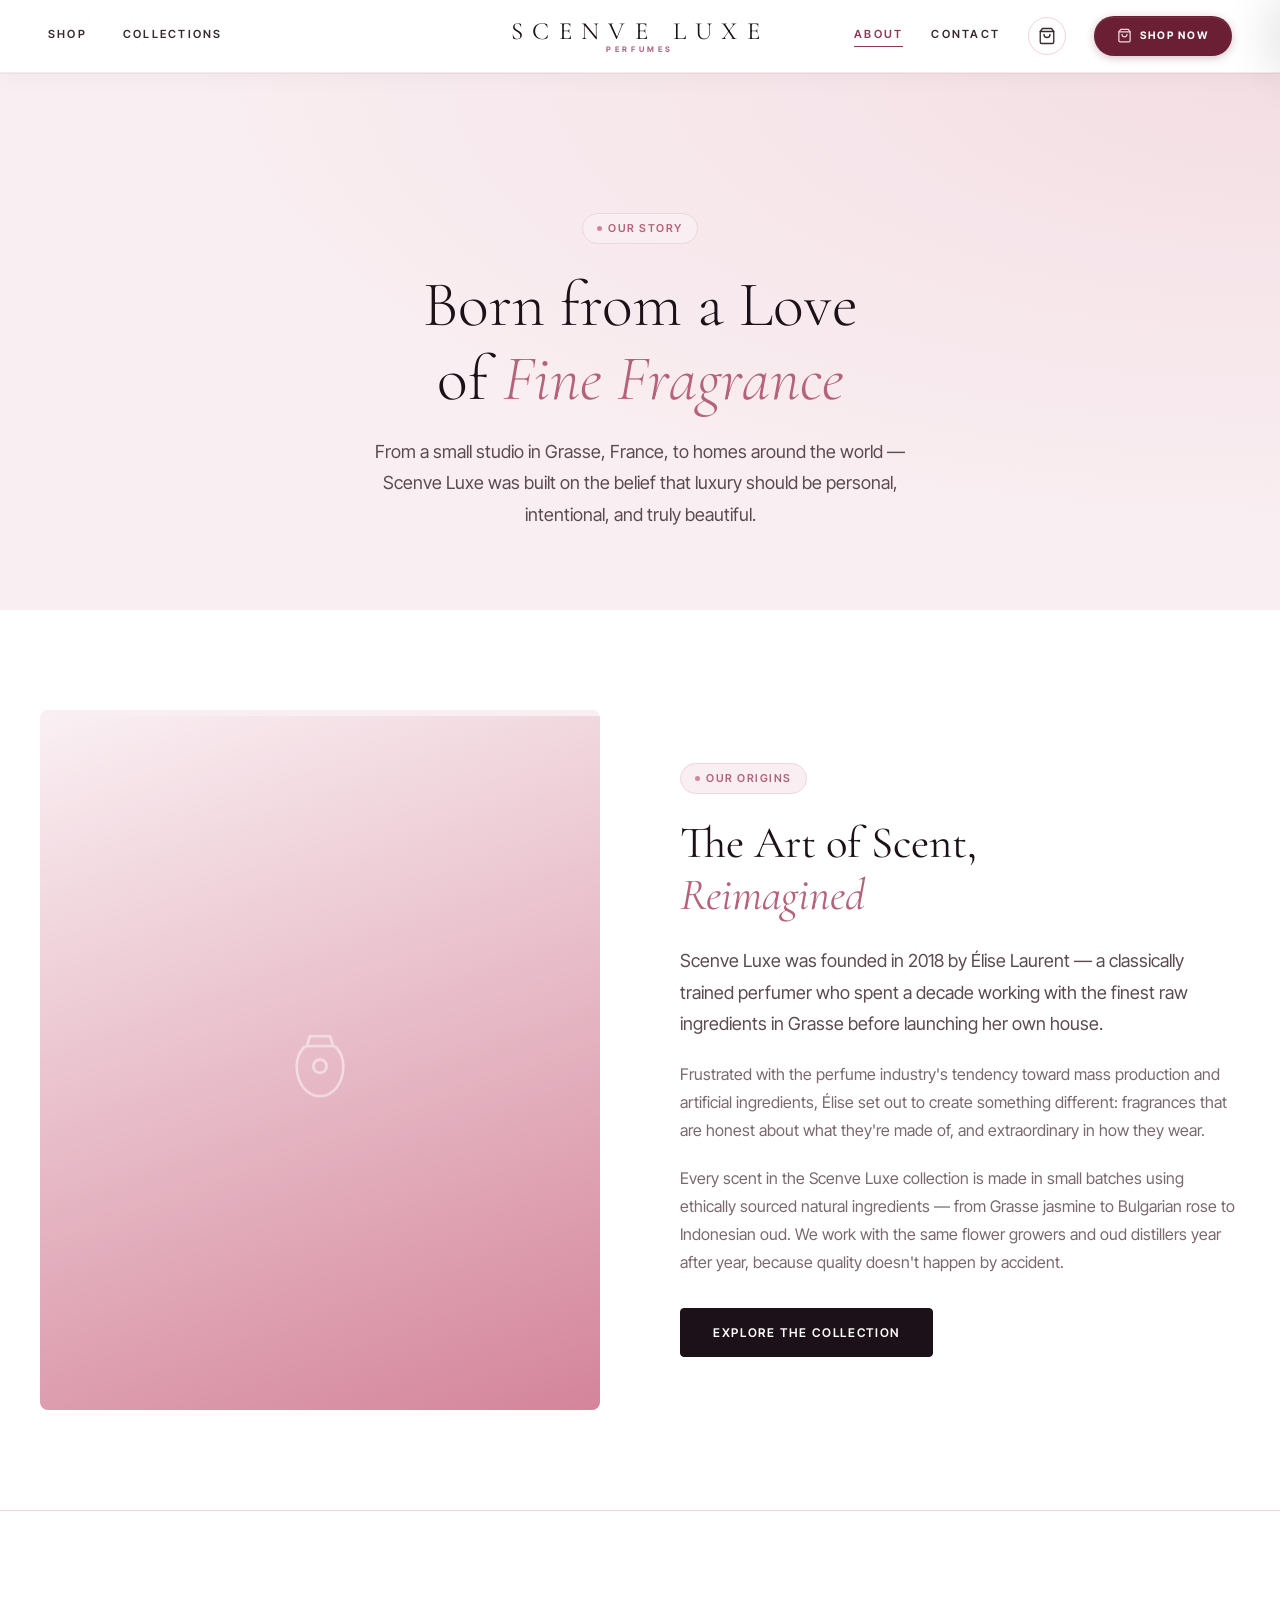
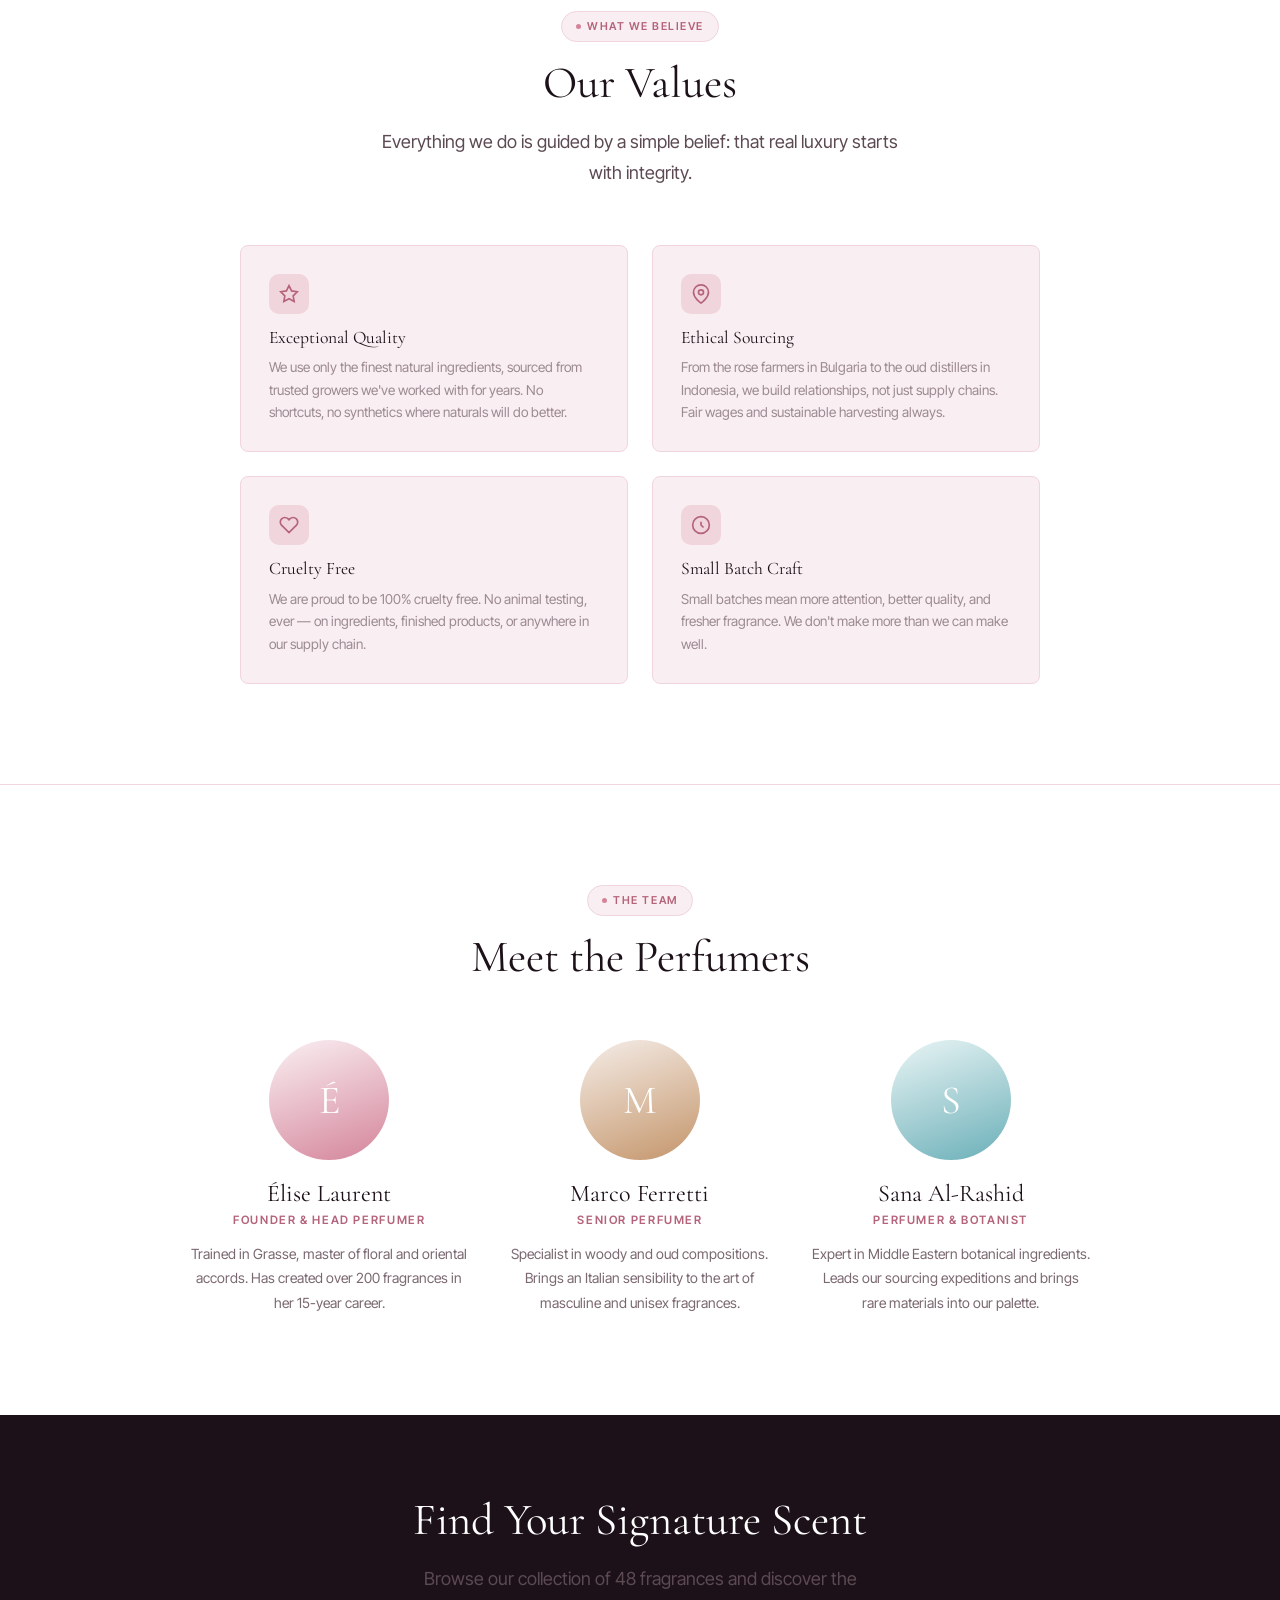
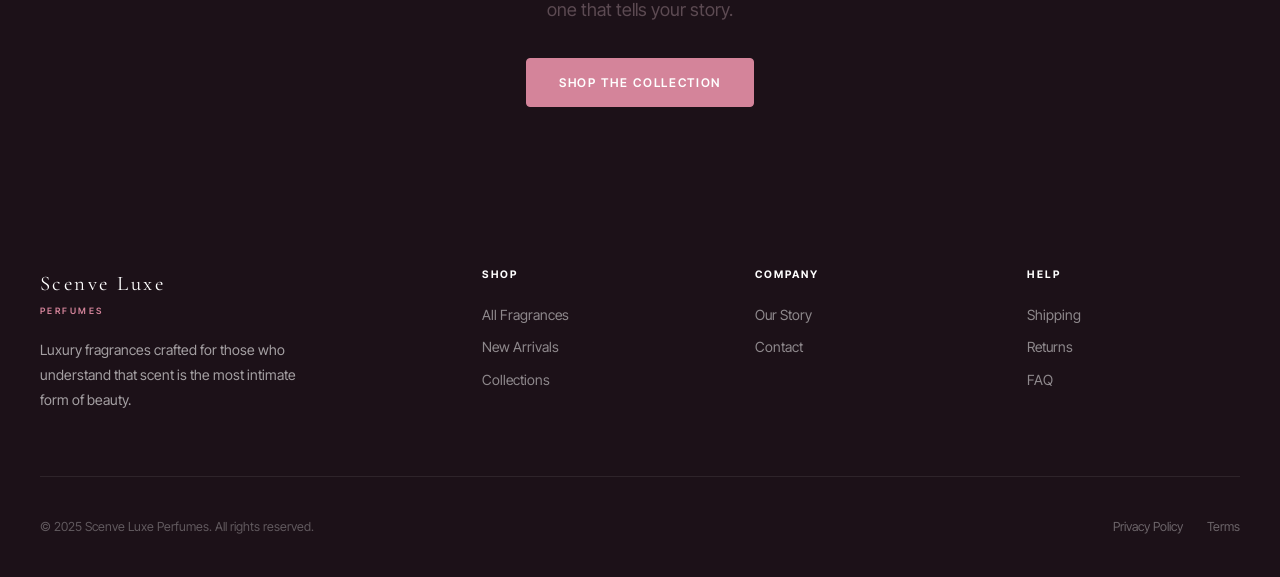
<file: about.html>
<!DOCTYPE html>
<html lang="en">
<head>
  <meta charset="UTF-8">
  <meta name="viewport" content="width=device-width, initial-scale=1.0, viewport-fit=cover">
  <title>About — Scenve Luxe Perfumes</title>
  <meta name="description" content="The story behind Scenve Luxe — a luxury perfume house born from a passion for the art of fine fragrance.">
  <link rel="preconnect" href="https://fonts.googleapis.com">
  <link rel="preconnect" href="https://fonts.gstatic.com" crossorigin>
  <link href="https://fonts.googleapis.com/css2?family=Inter+Tight:wght@300;400;500;600;700&family=Cormorant+Garamond:ital,wght@0,300;0,400;0,500;1,300;1,400&display=swap" rel="stylesheet">
  <link rel="stylesheet" href="css/styles.css">
  <link rel="stylesheet" href="css/virtus-override.css">
</head>
<body>

<!-- ── Preloader ── -->
<div class="preloader" aria-hidden="true">
  <div class="preloader-inner">
    <div class="preloader-wordmark">
      <span class="preloader-name">Scenve Luxe</span>
      <span class="preloader-sub">Perfumes</span>
    </div>
    <div class="preloader-ring"><svg viewBox="0 0 52 52"><circle class="preloader-ring-track" cx="26" cy="26" r="23"/><circle class="preloader-ring-fill" cx="26" cy="26" r="23"/></svg></div>
  </div>
</div>

<!-- ── Navigation ── -->
<header class="lx-header" id="lx-header">
  <div class="lx-nav">
    <nav class="lx-nav-group lx-nav-left">
      <a href="shop.html" class="lx-nav-link">Shop</a>
      <a href="collections.html" class="lx-nav-link">Collections</a>
    </nav>
    <a href="index.html" class="lx-logo" aria-label="Scenve Luxe — Home">
      <span class="lx-logo-main">Scenve Luxe</span>
      <span class="lx-logo-sub">Perfumes</span>
    </a>
    <nav class="lx-nav-group lx-nav-right">
      <a href="about.html" class="lx-nav-link active">About</a>
      <a href="contact.html" class="lx-nav-link">Contact</a>
      <button class="lx-cart-btn open-cart lx-open-cart" title="View cart" aria-label="Open cart">
        <svg width="18" height="18" viewBox="0 0 24 24" fill="none" stroke="currentColor" stroke-width="1.8" stroke-linecap="round" stroke-linejoin="round">
          <path d="M6 2 3 6v14a2 2 0 0 0 2 2h14a2 2 0 0 0 2-2V6l-3-4z"/>
          <line x1="3" y1="6" x2="21" y2="6"/>
          <path d="M16 10a4 4 0 0 1-8 0"/>
        </svg>
        <span class="lx-cart-count cart-count">0</span>
      </button>
      <a href="shop.html" class="lx-shop-btn">
        <svg width="15" height="15" viewBox="0 0 24 24" fill="none" stroke="currentColor" stroke-width="2" stroke-linecap="round" stroke-linejoin="round">
          <path d="M6 2 3 6v14a2 2 0 0 0 2 2h14a2 2 0 0 0 2-2V6l-3-4z"/>
          <line x1="3" y1="6" x2="21" y2="6"/>
          <path d="M16 10a4 4 0 0 1-8 0"/>
        </svg>
        Shop Now
      </a>
      <button class="lx-burger" id="lx-burger" aria-label="Open menu" aria-expanded="false">
        <span></span><span></span><span></span>
      </button>
    </nav>
  </div>
  <div class="lx-mobile-menu" id="lx-mobile-menu" aria-hidden="true">
    <div class="lx-mobile-inner">
      <a href="index.html" class="lx-logo lx-mobile-logo">
        <span class="lx-logo-main">Scenve Luxe</span>
        <span class="lx-logo-sub">Perfumes</span>
      </a>
      <nav class="lx-mobile-links">
        <a href="shop.html" class="lx-mobile-link">Shop</a>
        <a href="collections.html" class="lx-mobile-link">Collections</a>
        <a href="about.html" class="lx-mobile-link">About</a>
        <a href="contact.html" class="lx-mobile-link">Contact</a>
      </nav>
      <a href="shop.html" class="lx-shop-btn lx-mobile-cta">
        <svg width="15" height="15" viewBox="0 0 24 24" fill="none" stroke="currentColor" stroke-width="2" stroke-linecap="round" stroke-linejoin="round">
          <path d="M6 2 3 6v14a2 2 0 0 0 2 2h14a2 2 0 0 0 2-2V6l-3-4z"/>
          <line x1="3" y1="6" x2="21" y2="6"/>
          <path d="M16 10a4 4 0 0 1-8 0"/>
        </svg>
        Shop the Collection
      </a>
    </div>
  </div>
</header>
<div class="lx-overlay" id="lx-overlay" aria-hidden="true"></div>

<!-- ── About Hero ── -->
<section class="about-hero" style="padding-top: 140px; padding-bottom: 80px; background: var(--blush-light);">
  <div style="position: absolute; top: 0; left: 0; right: 0; bottom: 0; background: radial-gradient(ellipse at top right, rgba(212,132,154,0.15) 0%, transparent 60%); pointer-events: none;"></div>
  <div class="container narrow text-center" style="position: relative; z-index: 1;">
    <div data-scroll="fade-up" data-scroll-delay="100">
      <div class="badge" style="margin: 0 auto 24px;"><span class="dot"></span>Our Story</div>
    </div>
    <div data-scroll="clip-up" data-scroll-delay="200">
      <h1 class="h1" style="margin-bottom: 20px;">Born from a Love<br>of <em style="font-style: italic; color: var(--pink-dark);">Fine Fragrance</em></h1>
    </div>
    <div data-scroll="fade-up" data-scroll-delay="320">
      <p class="paragraph large" style="max-width: 580px; margin: 0 auto;">
        From a small studio in Grasse, France, to homes around the world — Scenve Luxe was built on the belief that luxury should be personal, intentional, and truly beautiful.
      </p>
    </div>
  </div>
</section>

<!-- ── Brand Story ── -->
<section class="section">
  <div class="container">
    <div class="about-content-grid">
      <div class="about-image" data-scroll="slide-left">
        <div class="about-img-placeholder" data-scroll-parallax="0.08">
          <svg viewBox="0 0 24 24" fill="none" stroke="currentColor" stroke-width="0.8" style="width: 80px; height: 80px;">
            <path d="M9 3h6l1 3H8L9 3zM7.5 6C6 7.5 5 9.5 5 12c0 5 3 9 7 9s7-4 7-9c0-2.5-1-4.5-2.5-6"/>
            <circle cx="12" cy="12" r="2"/>
          </svg>
        </div>
      </div>

      <div data-scroll="slide-right" data-scroll-delay="120">
        <div class="badge" style="margin-bottom: 24px;"><span class="dot"></span>Our Origins</div>
        <h2 class="h2" style="margin-bottom: 24px;">The Art of Scent,<br><em style="color: var(--pink-dark);">Reimagined</em></h2>
        <p class="paragraph large" style="margin-bottom: 20px;">
          Scenve Luxe was founded in 2018 by Élise Laurent — a classically trained perfumer who spent a decade working with the finest raw ingredients in Grasse before launching her own house.
        </p>
        <p class="paragraph" style="margin-bottom: 20px;">
          Frustrated with the perfume industry's tendency toward mass production and artificial ingredients, Élise set out to create something different: fragrances that are honest about what they're made of, and extraordinary in how they wear.
        </p>
        <p class="paragraph" style="margin-bottom: 32px;">
          Every scent in the Scenve Luxe collection is made in small batches using ethically sourced natural ingredients — from Grasse jasmine to Bulgarian rose to Indonesian oud. We work with the same flower growers and oud distillers year after year, because quality doesn't happen by accident.
        </p>
        <a href="shop.html" class="btn btn-primary">Explore the Collection</a>
      </div>
    </div>
  </div>
</section>

<!-- ── Values ── -->
<section class="section" style="background: var(--blush-light);">
  <div class="container">
    <div class="section-header centered" data-scroll="fade-up">
      <div class="section-header-inner">
        <div class="badge"><span class="dot"></span>What We Believe</div>
        <h2 class="h2">Our Values</h2>
        <p class="paragraph large section-subtitle">Everything we do is guided by a simple belief: that real luxury starts with integrity.</p>
      </div>
    </div>

    <div class="values-grid stagger" data-scroll="stagger" style="max-width: 800px; margin: 0 auto;">
      <div class="value-card">
        <div class="value-icon">
          <svg viewBox="0 0 24 24" fill="none" stroke="currentColor" stroke-width="2">
            <path d="M12 2l3.09 6.26L22 9.27l-5 4.87 1.18 6.88L12 17.77l-6.18 3.25L7 14.14 2 9.27l6.91-1.01L12 2z"/>
          </svg>
        </div>
        <h3 class="value-title">Exceptional Quality</h3>
        <p class="value-desc">We use only the finest natural ingredients, sourced from trusted growers we've worked with for years. No shortcuts, no synthetics where naturals will do better.</p>
      </div>

      <div class="value-card">
        <div class="value-icon">
          <svg viewBox="0 0 24 24" fill="none" stroke="currentColor" stroke-width="2">
            <path d="M21 10c0 7-9 13-9 13s-9-6-9-13a9 9 0 0 1 18 0z"/>
            <circle cx="12" cy="10" r="3"/>
          </svg>
        </div>
        <h3 class="value-title">Ethical Sourcing</h3>
        <p class="value-desc">From the rose farmers in Bulgaria to the oud distillers in Indonesia, we build relationships, not just supply chains. Fair wages and sustainable harvesting always.</p>
      </div>

      <div class="value-card">
        <div class="value-icon">
          <svg viewBox="0 0 24 24" fill="none" stroke="currentColor" stroke-width="2">
            <path d="M20.84 4.61a5.5 5.5 0 0 0-7.78 0L12 5.67l-1.06-1.06a5.5 5.5 0 0 0-7.78 7.78l1.06 1.06L12 21.23l7.78-7.78 1.06-1.06a5.5 5.5 0 0 0 0-7.78z"/>
          </svg>
        </div>
        <h3 class="value-title">Cruelty Free</h3>
        <p class="value-desc">We are proud to be 100% cruelty free. No animal testing, ever — on ingredients, finished products, or anywhere in our supply chain.</p>
      </div>

      <div class="value-card">
        <div class="value-icon">
          <svg viewBox="0 0 24 24" fill="none" stroke="currentColor" stroke-width="2">
            <circle cx="12" cy="12" r="10"/>
            <path d="M12 8v4l3 3"/>
          </svg>
        </div>
        <h3 class="value-title">Small Batch Craft</h3>
        <p class="value-desc">Small batches mean more attention, better quality, and fresher fragrance. We don't make more than we can make well.</p>
      </div>
    </div>
  </div>
</section>

<!-- ── The Perfumers ── -->
<section class="section">
  <div class="container">
    <div class="section-header centered" data-scroll="fade-up">
      <div class="section-header-inner">
        <div class="badge"><span class="dot"></span>The Team</div>
        <h2 class="h2">Meet the Perfumers</h2>
      </div>
    </div>

    <div class="grid-3" data-scroll="stagger" style="max-width: 900px; margin: 0 auto;">
      <div style="text-align: center;">
        <div style="width: 120px; height: 120px; border-radius: 50%; background: linear-gradient(160deg, #FAF0F3, #D4849A); margin: 0 auto 20px; display: flex; align-items: center; justify-content: center; font-family: var(--font-serif); font-size: 2.5rem; color: white;">É</div>
        <h3 class="h4" style="margin-bottom: 4px;">Élise Laurent</h3>
        <div style="font-size: 0.72rem; font-weight: 600; letter-spacing: 0.14em; text-transform: uppercase; color: var(--pink-dark); margin-bottom: 12px;">Founder & Head Perfumer</div>
        <p class="paragraph small">Trained in Grasse, master of floral and oriental accords. Has created over 200 fragrances in her 15-year career.</p>
      </div>

      <div style="text-align: center;">
        <div style="width: 120px; height: 120px; border-radius: 50%; background: linear-gradient(160deg, #F5EDE8, #C4956A); margin: 0 auto 20px; display: flex; align-items: center; justify-content: center; font-family: var(--font-serif); font-size: 2.5rem; color: white;">M</div>
        <h3 class="h4" style="margin-bottom: 4px;">Marco Ferretti</h3>
        <div style="font-size: 0.72rem; font-weight: 600; letter-spacing: 0.14em; text-transform: uppercase; color: var(--pink-dark); margin-bottom: 12px;">Senior Perfumer</div>
        <p class="paragraph small">Specialist in woody and oud compositions. Brings an Italian sensibility to the art of masculine and unisex fragrances.</p>
      </div>

      <div style="text-align: center;">
        <div style="width: 120px; height: 120px; border-radius: 50%; background: linear-gradient(160deg, #EAF5F5, #6AAFB8); margin: 0 auto 20px; display: flex; align-items: center; justify-content: center; font-family: var(--font-serif); font-size: 2.5rem; color: white;">S</div>
        <h3 class="h4" style="margin-bottom: 4px;">Sana Al-Rashid</h3>
        <div style="font-size: 0.72rem; font-weight: 600; letter-spacing: 0.14em; text-transform: uppercase; color: var(--pink-dark); margin-bottom: 12px;">Perfumer & Botanist</div>
        <p class="paragraph small">Expert in Middle Eastern botanical ingredients. Leads our sourcing expeditions and brings rare materials into our palette.</p>
      </div>
    </div>
  </div>
</section>

<!-- ── CTA ── -->
<section style="background: var(--text-dark); padding: 80px 0;">
  <div class="container narrow text-center">
    <div data-scroll="scale-in">
      <h2 class="h2" style="color: white; margin-bottom: 16px;">Find Your Signature Scent</h2>
      <p class="paragraph large" style="color: rgba(255,255,255,0.55); max-width: 440px; margin: 0 auto 32px;">
        Browse our collection of 48 fragrances and discover the one that tells your story.
      </p>
      <a href="shop.html" class="btn btn-pink">Shop the Collection</a>
    </div>
  </div>
</section>

<!-- ── Cart Drawer ── -->
<div class="cart-overlay"></div>
<div class="cart-drawer">
  <div class="cart-header">
    <h2 class="cart-title">Your Cart</h2>
    <button class="cart-close"><svg viewBox="0 0 24 24" fill="none" stroke="currentColor" stroke-width="2"><path d="M18 6 6 18M6 6l12 12"/></svg></button>
  </div>
  <div class="cart-body"></div>
  <div class="cart-footer">
    <div class="cart-subtotal"><span>Subtotal</span><span class="price-text">D0.00</span></div>
    <div class="cart-total"><span class="label-text">Total</span><span class="price-text">D0.00</span></div>
    <a href="#" class="btn btn-primary" style="width:100%;justify-content:center;margin-bottom:10px;" onclick="showToast('Checkout coming soon!')">Checkout</a>
    <button class="btn btn-outline" style="width:100%;justify-content:center;" onclick="document.querySelector('.cart-overlay').classList.remove('open');document.querySelector('.cart-drawer').classList.remove('open');document.body.style.overflow='';">Continue Shopping</button>
  </div>
</div>

<!-- ── Footer ── -->
<footer class="site-footer">
  <div class="container">
    <div class="footer-grid">
      <div class="footer-brand">
        <span class="logo-name">Scenve Luxe</span>
        <span class="logo-sub" style="display:block;margin-bottom:16px;">Perfumes</span>
        <p class="footer-desc">Luxury fragrances crafted for those who understand that scent is the most intimate form of beauty.</p>
      </div>
      <div><div class="footer-col-title">Shop</div><div class="footer-links"><a href="shop.html" class="footer-link">All Fragrances</a><a href="shop.html" class="footer-link">New Arrivals</a><a href="collections.html" class="footer-link">Collections</a></div></div>
      <div><div class="footer-col-title">Company</div><div class="footer-links"><a href="about.html" class="footer-link">Our Story</a><a href="contact.html" class="footer-link">Contact</a></div></div>
      <div><div class="footer-col-title">Help</div><div class="footer-links"><a href="#" class="footer-link">Shipping</a><a href="#" class="footer-link">Returns</a><a href="#" class="footer-link">FAQ</a></div></div>
    </div>
    <div class="footer-bottom">
      <p style="font-size:0.78rem;color:rgba(255,255,255,0.3);">© 2025 Scenve Luxe Perfumes. All rights reserved.</p>
      <div class="footer-bottom-links"><a href="#" class="footer-bottom-link">Privacy Policy</a><a href="#" class="footer-bottom-link">Terms</a></div>
    </div>
  </div>
</footer>

<button class="back-to-top"><svg viewBox="0 0 24 24" fill="none" stroke="currentColor" stroke-width="2"><path d="M18 15l-6-6-6 6"/></svg></button>

<script src="js/main.js"></script>
</body>
</html>
</file>
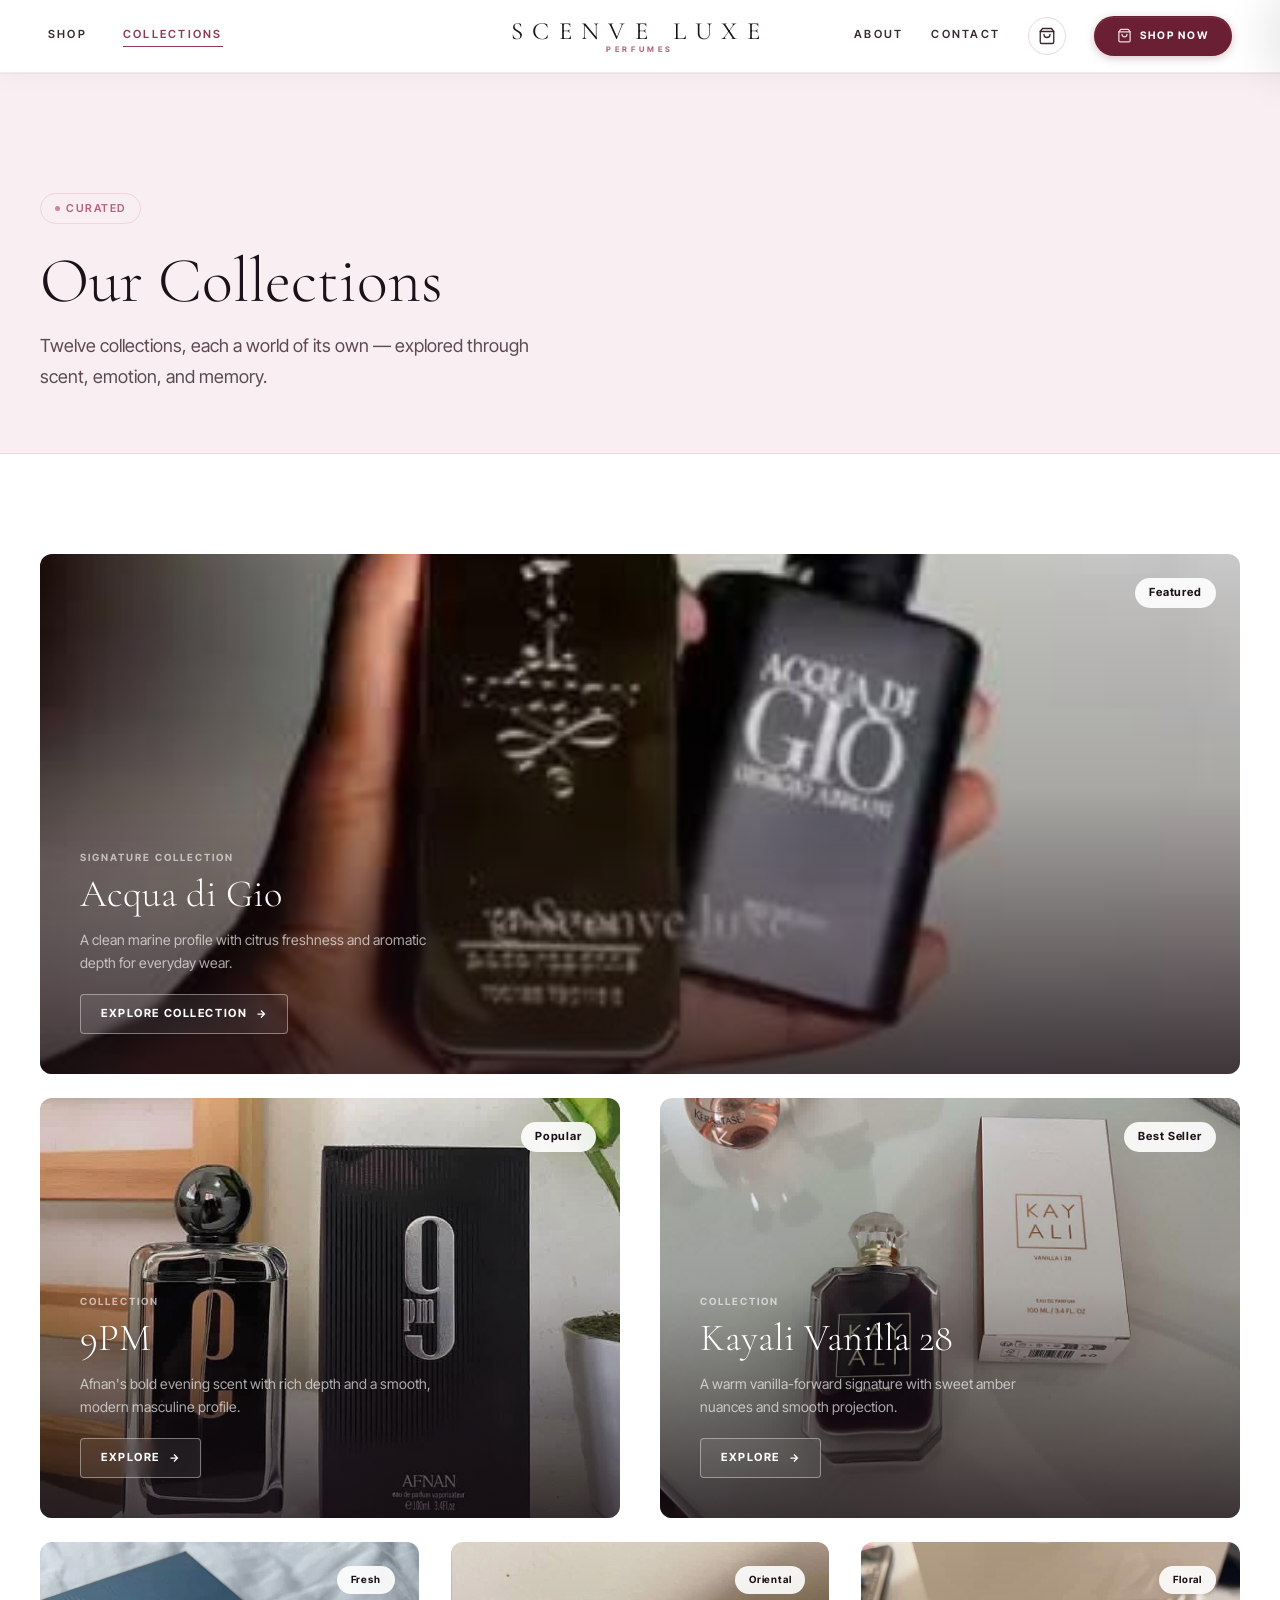
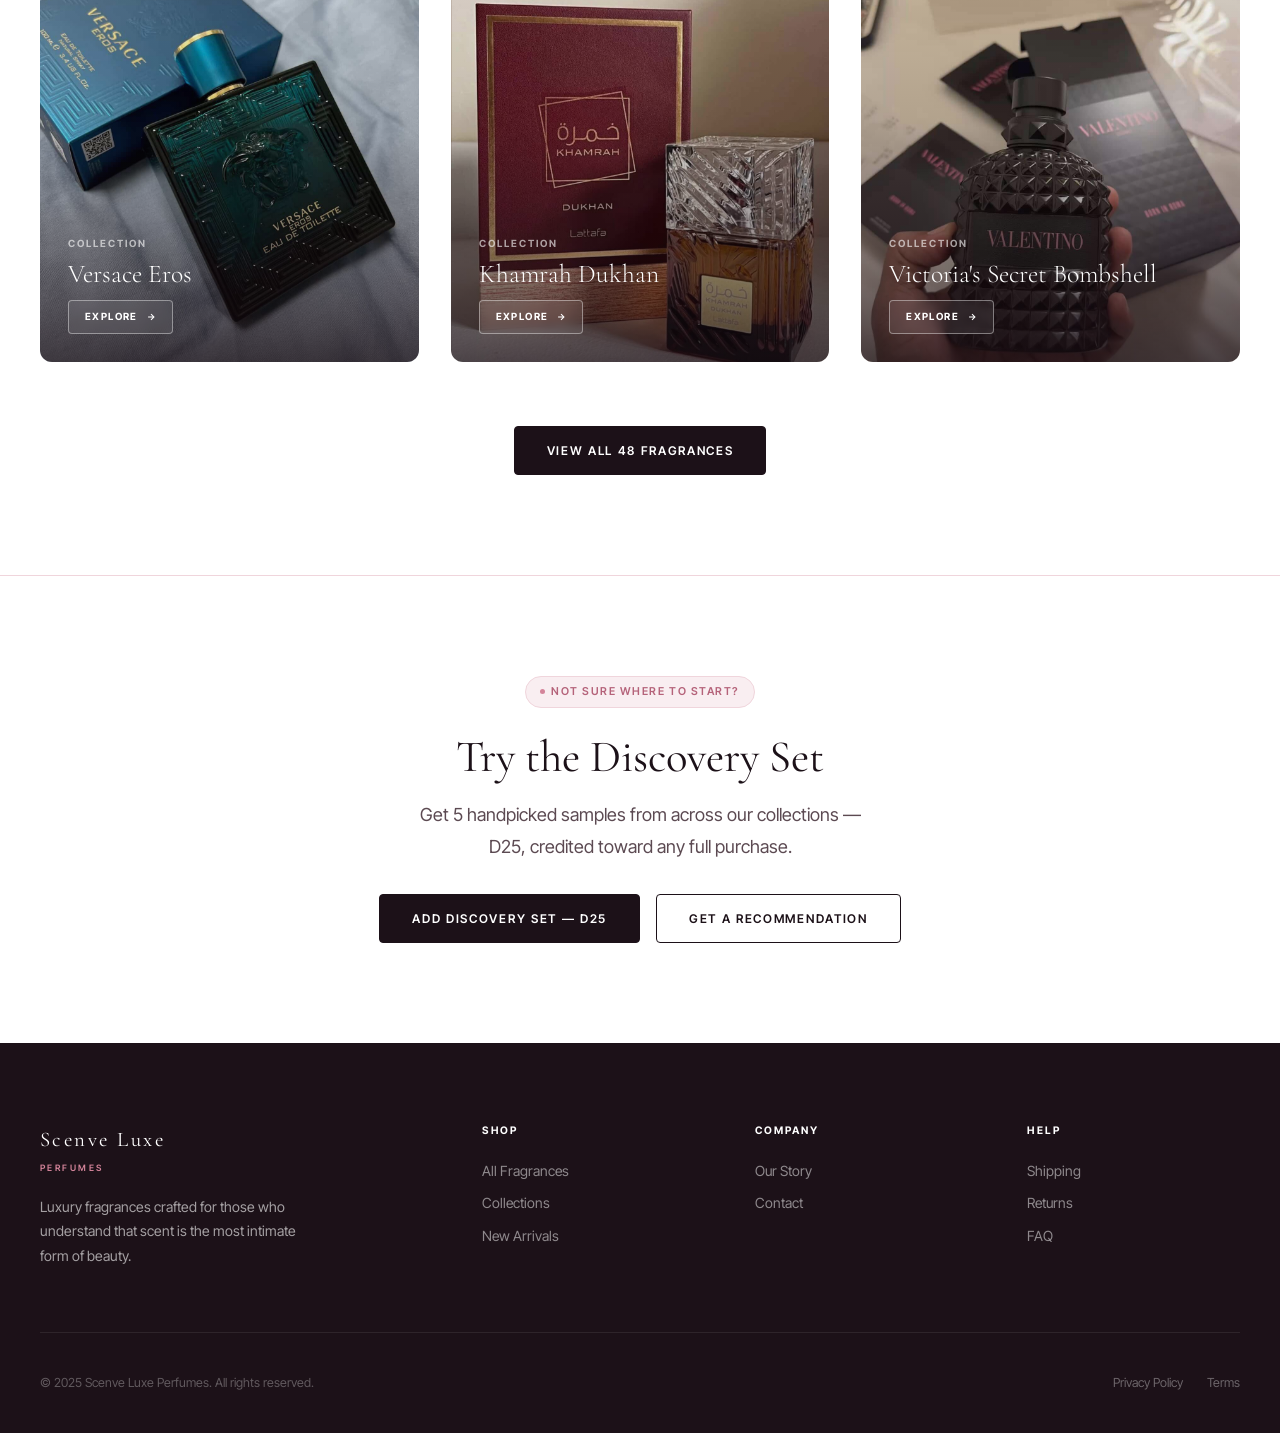
<file: collections.html>
<!DOCTYPE html>
<html lang="en">
<head>
  <meta charset="UTF-8">
  <meta name="viewport" content="width=device-width, initial-scale=1.0, viewport-fit=cover">
  <title>Collections — Scenve Luxe Perfumes</title>
  <meta name="description" content="Explore Scenve Luxe curated fragrance collections — from The Rose Garden to Forest Dusk and Golden Amber.">
  <link rel="preconnect" href="https://fonts.googleapis.com">
  <link rel="preconnect" href="https://fonts.gstatic.com" crossorigin>
  <link href="https://fonts.googleapis.com/css2?family=Inter+Tight:wght@300;400;500;600;700&family=Cormorant+Garamond:ital,wght@0,300;0,400;0,500;1,300;1,400&display=swap" rel="stylesheet">
  <link rel="stylesheet" href="css/styles.css">
  <link rel="stylesheet" href="css/virtus-override.css">
  <style>
    .coll-hero-card {
      position: relative;
      overflow: hidden;
      border-radius: 12px;
      cursor: pointer;
      transition: transform 0.4s ease;
    }
    .coll-hero-card:hover { transform: translateY(-4px); }
    .coll-hero-image {
      width: 100%; height: 100%;
      min-height: 420px;
      position: relative;
      overflow: hidden;
    }
    .coll-hero-card:hover .coll-hero-image > div { transform: scale(1.04); }
    .coll-hero-image > div {
      width: 100%; height: 100%; min-height: 420px;
      transition: transform 0.5s ease;
      display: flex;
      align-items: center;
      justify-content: center;
    }
    .coll-overlay {
      position: absolute;
      inset: 0;
      background: linear-gradient(to top, rgba(20,10,16,0.75) 0%, rgba(20,10,16,0.15) 55%, transparent 100%);
      display: flex;
      flex-direction: column;
      justify-content: flex-end;
      padding: 40px;
    }
    .coll-tag {
      font-size: 0.62rem;
      font-weight: 700;
      letter-spacing: 0.2em;
      text-transform: uppercase;
      color: rgba(255,255,255,0.6);
      margin-bottom: 8px;
    }
    .coll-name {
      font-family: var(--font-serif);
      font-size: 2.4rem;
      color: white;
      font-weight: 300;
      line-height: 1.1;
      margin-bottom: 12px;
    }
    .coll-desc {
      font-size: 0.88rem;
      color: rgba(255,255,255,0.65);
      max-width: 360px;
      line-height: 1.65;
      margin-bottom: 20px;
    }
    .coll-btn {
      display: inline-flex;
      align-items: center;
      gap: 8px;
      font-size: 0.7rem;
      font-weight: 700;
      letter-spacing: 0.14em;
      text-transform: uppercase;
      color: white;
      border: 1px solid rgba(255,255,255,0.4);
      padding: 10px 20px;
      border-radius: 4px;
      transition: all 0.3s ease;
      backdrop-filter: blur(4px);
      background: rgba(255,255,255,0.08);
      width: fit-content;
    }
    .coll-btn:hover {
      background: rgba(255,255,255,0.18);
      border-color: rgba(255,255,255,0.7);
    }
    .coll-count {
      position: absolute;
      top: 24px;
      right: 24px;
      background: rgba(255,255,255,0.9);
      backdrop-filter: blur(6px);
      border-radius: 100px;
      padding: 6px 14px;
      font-size: 0.7rem;
      font-weight: 700;
      letter-spacing: 0.08em;
      color: var(--text-dark);
    }
  </style>
</head>
<body>

<!-- ── Preloader ── -->
<div class="preloader" aria-hidden="true">
  <div class="preloader-inner">
    <div class="preloader-wordmark">
      <span class="preloader-name">Scenve Luxe</span>
      <span class="preloader-sub">Perfumes</span>
    </div>
    <div class="preloader-ring"><svg viewBox="0 0 52 52"><circle class="preloader-ring-track" cx="26" cy="26" r="23"/><circle class="preloader-ring-fill" cx="26" cy="26" r="23"/></svg></div>
  </div>
</div>

<!-- ── Navigation ── -->
<header class="lx-header" id="lx-header">
  <div class="lx-nav">
    <nav class="lx-nav-group lx-nav-left">
      <a href="shop.html" class="lx-nav-link">Shop</a>
      <a href="collections.html" class="lx-nav-link active">Collections</a>
    </nav>
    <a href="index.html" class="lx-logo" aria-label="Scenve Luxe — Home">
      <span class="lx-logo-main">Scenve Luxe</span>
      <span class="lx-logo-sub">Perfumes</span>
    </a>
    <nav class="lx-nav-group lx-nav-right">
      <a href="about.html" class="lx-nav-link">About</a>
      <a href="contact.html" class="lx-nav-link">Contact</a>
      <button class="lx-cart-btn open-cart lx-open-cart" title="View cart" aria-label="Open cart">
        <svg width="18" height="18" viewBox="0 0 24 24" fill="none" stroke="currentColor" stroke-width="1.8" stroke-linecap="round" stroke-linejoin="round">
          <path d="M6 2 3 6v14a2 2 0 0 0 2 2h14a2 2 0 0 0 2-2V6l-3-4z"/>
          <line x1="3" y1="6" x2="21" y2="6"/>
          <path d="M16 10a4 4 0 0 1-8 0"/>
        </svg>
        <span class="lx-cart-count cart-count">0</span>
      </button>
      <a href="shop.html" class="lx-shop-btn">
        <svg width="15" height="15" viewBox="0 0 24 24" fill="none" stroke="currentColor" stroke-width="2" stroke-linecap="round" stroke-linejoin="round">
          <path d="M6 2 3 6v14a2 2 0 0 0 2 2h14a2 2 0 0 0 2-2V6l-3-4z"/>
          <line x1="3" y1="6" x2="21" y2="6"/>
          <path d="M16 10a4 4 0 0 1-8 0"/>
        </svg>
        Shop Now
      </a>
      <button class="lx-burger" id="lx-burger" aria-label="Open menu" aria-expanded="false">
        <span></span><span></span><span></span>
      </button>
    </nav>
  </div>
  <div class="lx-mobile-menu" id="lx-mobile-menu" aria-hidden="true">
    <div class="lx-mobile-inner">
      <a href="index.html" class="lx-logo lx-mobile-logo">
        <span class="lx-logo-main">Scenve Luxe</span>
        <span class="lx-logo-sub">Perfumes</span>
      </a>
      <nav class="lx-mobile-links">
        <a href="shop.html" class="lx-mobile-link">Shop</a>
        <a href="collections.html" class="lx-mobile-link">Collections</a>
        <a href="about.html" class="lx-mobile-link">About</a>
        <a href="contact.html" class="lx-mobile-link">Contact</a>
      </nav>
      <a href="shop.html" class="lx-shop-btn lx-mobile-cta">
        <svg width="15" height="15" viewBox="0 0 24 24" fill="none" stroke="currentColor" stroke-width="2" stroke-linecap="round" stroke-linejoin="round">
          <path d="M6 2 3 6v14a2 2 0 0 0 2 2h14a2 2 0 0 0 2-2V6l-3-4z"/>
          <line x1="3" y1="6" x2="21" y2="6"/>
          <path d="M16 10a4 4 0 0 1-8 0"/>
        </svg>
        Shop the Collection
      </a>
    </div>
  </div>
</header>
<div class="lx-overlay" id="lx-overlay" aria-hidden="true"></div>

<!-- ── Page Hero ── -->
<section style="background: var(--blush-light); padding: 120px 0 60px; border-bottom: 1px solid var(--blush);">
  <div class="container">
    <div data-scroll="fade-up" data-scroll-delay="80">
      <div class="badge" style="margin-bottom: 20px;"><span class="dot"></span>Curated</div>
    </div>
    <div data-scroll="clip-up" data-scroll-delay="180">
      <h1 class="h1" style="margin-bottom: 12px;">Our Collections</h1>
    </div>
    <div data-scroll="fade-up" data-scroll-delay="300">
      <p class="paragraph large" style="max-width: 520px;">Twelve collections, each a world of its own — explored through scent, emotion, and memory.</p>
    </div>
  </div>
</section>

<!-- ── Collections Grid ── -->
<section class="section">
  <div class="container">

    <!-- Featured Large Collection -->
    <div class="coll-hero-card" data-scroll="scale-in" style="margin-bottom: 24px;">
      <div class="coll-hero-image">
        <div style="background-image: url('IMG_20260408_075935_226.jpg'); background-size: cover; background-position: center; min-height: 520px; width: 100%;"></div>
      </div>
      <div class="coll-overlay">
        <div class="coll-tag">Signature Collection</div>
        <h2 class="coll-name">Acqua di Gio</h2>
        <p class="coll-desc">A clean marine profile with citrus freshness and aromatic depth for everyday wear.</p>
        <a href="shop.html" class="coll-btn">
          Explore Collection
          <svg width="12" height="12" viewBox="0 0 24 24" fill="none" stroke="currentColor" stroke-width="2.5"><path d="M5 12h14M12 5l7 7-7 7"/></svg>
        </a>
      </div>
        <div class="coll-count">Featured</div>
    </div>

    <!-- 2-col grid -->
    <div class="grid-2" data-scroll="stagger" style="margin-bottom: 24px;">
      <div class="coll-hero-card">
        <div class="coll-hero-image">
          <div style="background-image: url('IMG_20260408_080027_582.jpg'); background-size: cover; background-position: center; min-height: 420px; width: 100%;"></div>
        </div>
        <div class="coll-overlay">
          <div class="coll-tag">Collection</div>
          <h2 class="coll-name">9PM</h2>
          <p class="coll-desc">Afnan's bold evening scent with rich depth and a smooth, modern masculine profile.</p>
          <a href="shop.html" class="coll-btn">Explore <svg width="12" height="12" viewBox="0 0 24 24" fill="none" stroke="currentColor" stroke-width="2.5"><path d="M5 12h14M12 5l7 7-7 7"/></svg></a>
        </div>
        <div class="coll-count">Popular</div>
      </div>

      <div class="coll-hero-card">
        <div class="coll-hero-image">
          <div style="background-image: url('IMG_20260408_080032_920.jpg'); background-size: cover; background-position: center; min-height: 420px; width: 100%;"></div>
        </div>
        <div class="coll-overlay">
          <div class="coll-tag">Collection</div>
          <h2 class="coll-name">Kayali Vanilla 28</h2>
          <p class="coll-desc">A warm vanilla-forward signature with sweet amber nuances and smooth projection.</p>
          <a href="shop.html" class="coll-btn">Explore <svg width="12" height="12" viewBox="0 0 24 24" fill="none" stroke="currentColor" stroke-width="2.5"><path d="M5 12h14M12 5l7 7-7 7"/></svg></a>
        </div>
        <div class="coll-count">Best Seller</div>
      </div>
    </div>

    <!-- 3-col grid -->
    <div class="grid-3" data-scroll="stagger">
      <div class="coll-hero-card">
        <div class="coll-hero-image">
          <div style="background-image: url('IMG_20260408_080045_930.jpg'); background-size: cover; background-position: center; min-height: 320px; width: 100%;"></div>
        </div>
        <div class="coll-overlay" style="padding: 28px;">
          <div class="coll-tag">Collection</div>
          <h3 class="coll-name" style="font-size: 1.6rem;">Versace Eros</h3>
          <a href="shop.html" class="coll-btn" style="padding: 8px 16px; font-size: 0.62rem;">Explore <svg width="10" height="10" viewBox="0 0 24 24" fill="none" stroke="currentColor" stroke-width="2.5"><path d="M5 12h14M12 5l7 7-7 7"/></svg></a>
        </div>
        <div class="coll-count" style="font-size: 0.62rem;">Fresh</div>
      </div>

      <div class="coll-hero-card">
        <div class="coll-hero-image">
          <div style="background-image: url('IMG_20260408_080046_987.jpg'); background-size: cover; background-position: center; min-height: 320px; width: 100%;"></div>
        </div>
        <div class="coll-overlay" style="padding: 28px;">
          <div class="coll-tag">Collection</div>
          <h3 class="coll-name" style="font-size: 1.6rem;">Khamrah Dukhan</h3>
          <a href="shop.html" class="coll-btn" style="padding: 8px 16px; font-size: 0.62rem;">Explore <svg width="10" height="10" viewBox="0 0 24 24" fill="none" stroke="currentColor" stroke-width="2.5"><path d="M5 12h14M12 5l7 7-7 7"/></svg></a>
        </div>
        <div class="coll-count" style="font-size: 0.62rem;">Oriental</div>
      </div>

      <div class="coll-hero-card">
        <div class="coll-hero-image">
          <div style="background-image: url('IMG_20260408_080124_893.jpg'); background-size: cover; background-position: center; min-height: 320px; width: 100%;"></div>
        </div>
        <div class="coll-overlay" style="padding: 28px;">
          <div class="coll-tag">Collection</div>
          <h3 class="coll-name" style="font-size: 1.6rem;">Victoria's Secret Bombshell</h3>
          <a href="shop.html" class="coll-btn" style="padding: 8px 16px; font-size: 0.62rem;">Explore <svg width="10" height="10" viewBox="0 0 24 24" fill="none" stroke="currentColor" stroke-width="2.5"><path d="M5 12h14M12 5l7 7-7 7"/></svg></a>
        </div>
        <div class="coll-count" style="font-size: 0.62rem;">Floral</div>
      </div>
    </div>

    <div class="spacer-64"></div>
    <div class="flex-center">
      <a href="shop.html" class="btn btn-primary">View All 48 Fragrances</a>
    </div>
  </div>
</section>

<!-- ── Sample Discovery ── -->
<section class="section" style="background: var(--blush-light);">
  <div class="container">
    <div style="max-width: 800px; margin: 0 auto; text-align: center;" data-scroll="scale-in">
      <div class="badge" style="margin: 0 auto 24px;"><span class="dot"></span>Not Sure Where to Start?</div>
      <h2 class="h2" style="margin-bottom: 16px;">Try the Discovery Set</h2>
      <p class="paragraph large" style="max-width: 480px; margin: 0 auto 32px;">
        Get 5 handpicked samples from across our collections — D25, credited toward any full purchase.
      </p>
      <div style="display: flex; align-items: center; justify-content: center; gap: 16px; flex-wrap: wrap;">
        <a href="shop.html" class="btn btn-primary">Add Discovery Set — D25</a>
        <a href="contact.html" class="btn btn-outline">Get a Recommendation</a>
      </div>
    </div>
  </div>
</section>

<!-- ── Cart Drawer ── -->
<div class="cart-overlay"></div>
<div class="cart-drawer">
  <div class="cart-header">
    <h2 class="cart-title">Your Cart</h2>
    <button class="cart-close"><svg viewBox="0 0 24 24" fill="none" stroke="currentColor" stroke-width="2"><path d="M18 6 6 18M6 6l12 12"/></svg></button>
  </div>
  <div class="cart-body"></div>
  <div class="cart-footer">
    <div class="cart-subtotal"><span>Subtotal</span><span class="price-text">D0.00</span></div>
    <div class="cart-total"><span class="label-text">Total</span><span class="price-text">D0.00</span></div>
    <a href="#" class="btn btn-primary" style="width:100%;justify-content:center;margin-bottom:10px;" onclick="showToast('Checkout coming soon!')">Checkout</a>
    <button class="btn btn-outline" style="width:100%;justify-content:center;" onclick="document.querySelector('.cart-overlay').classList.remove('open');document.querySelector('.cart-drawer').classList.remove('open');document.body.style.overflow='';">Continue Shopping</button>
  </div>
</div>

<!-- ── Footer ── -->
<footer class="site-footer">
  <div class="container">
    <div class="footer-grid">
      <div class="footer-brand">
        <span class="logo-name">Scenve Luxe</span>
        <span class="logo-sub" style="display:block;margin-bottom:16px;">Perfumes</span>
        <p class="footer-desc">Luxury fragrances crafted for those who understand that scent is the most intimate form of beauty.</p>
      </div>
      <div><div class="footer-col-title">Shop</div><div class="footer-links"><a href="shop.html" class="footer-link">All Fragrances</a><a href="collections.html" class="footer-link">Collections</a><a href="shop.html" class="footer-link">New Arrivals</a></div></div>
      <div><div class="footer-col-title">Company</div><div class="footer-links"><a href="about.html" class="footer-link">Our Story</a><a href="contact.html" class="footer-link">Contact</a></div></div>
      <div><div class="footer-col-title">Help</div><div class="footer-links"><a href="#" class="footer-link">Shipping</a><a href="#" class="footer-link">Returns</a><a href="#" class="footer-link">FAQ</a></div></div>
    </div>
    <div class="footer-bottom">
      <p style="font-size:0.78rem;color:rgba(255,255,255,0.3);">© 2025 Scenve Luxe Perfumes. All rights reserved.</p>
      <div class="footer-bottom-links"><a href="#" class="footer-bottom-link">Privacy Policy</a><a href="#" class="footer-bottom-link">Terms</a></div>
    </div>
  </div>
</footer>

<button class="back-to-top"><svg viewBox="0 0 24 24" fill="none" stroke="currentColor" stroke-width="2"><path d="M18 15l-6-6-6 6"/></svg></button>

<script src="js/main.js"></script>
</body>
</html>
</file>
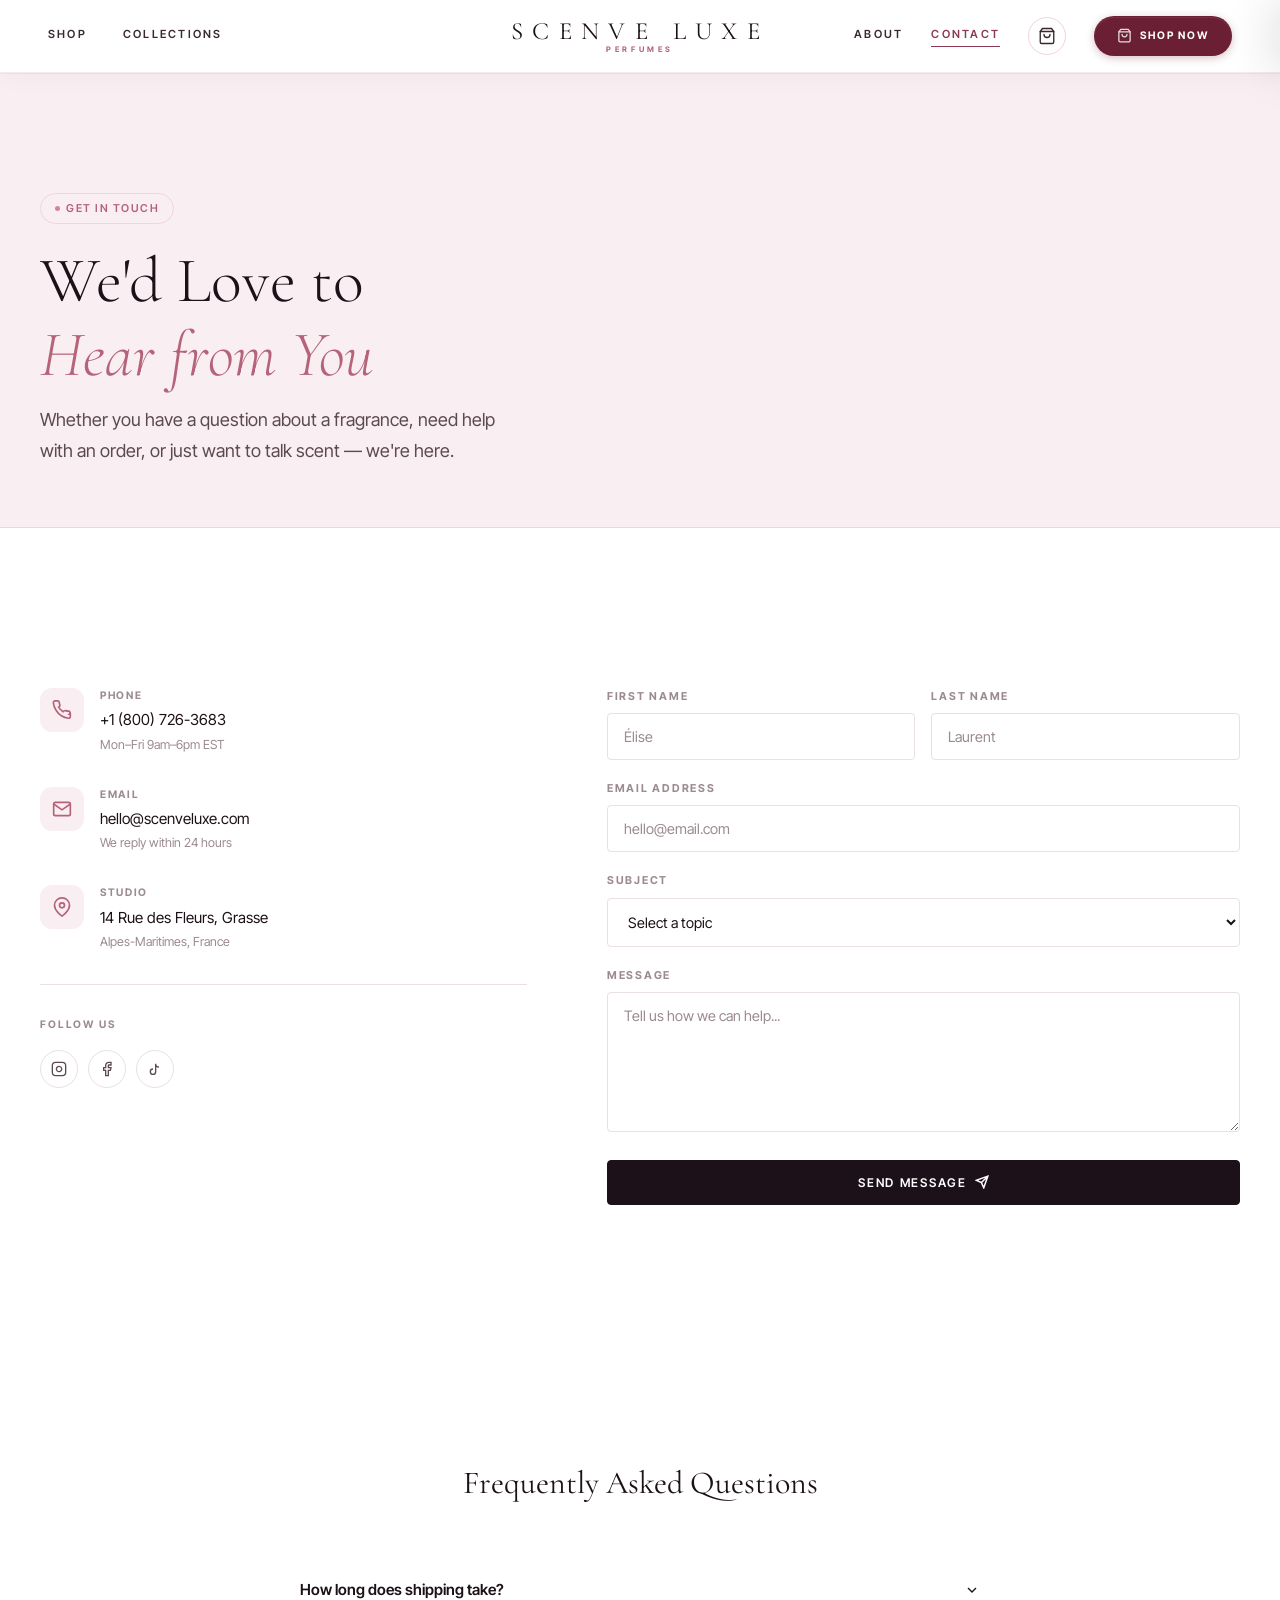
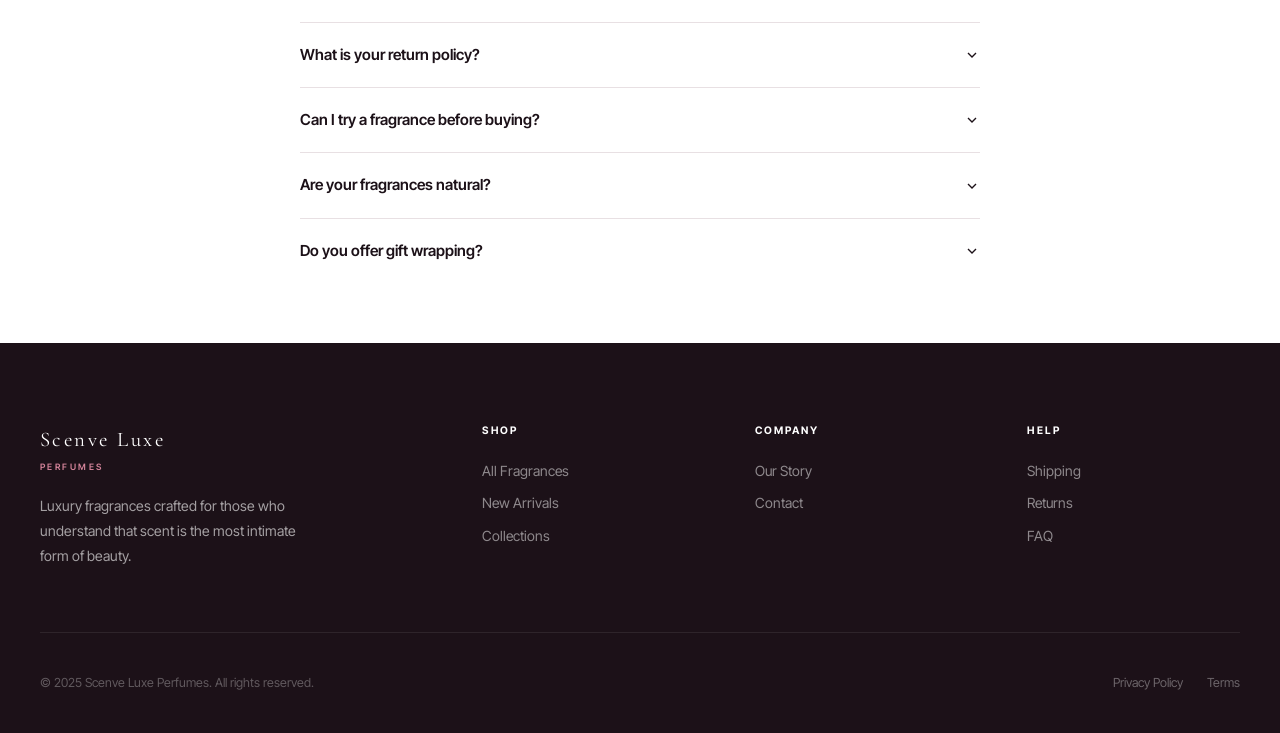
<file: contact.html>
<!DOCTYPE html>
<html lang="en">
<head>
  <meta charset="UTF-8">
  <meta name="viewport" content="width=device-width, initial-scale=1.0, viewport-fit=cover">
  <title>Contact — Scenve Luxe Perfumes</title>
  <meta name="description" content="Get in touch with Scenve Luxe. We'd love to hear from you.">
  <link rel="preconnect" href="https://fonts.googleapis.com">
  <link rel="preconnect" href="https://fonts.gstatic.com" crossorigin>
  <link href="https://fonts.googleapis.com/css2?family=Inter+Tight:wght@300;400;500;600;700&family=Cormorant+Garamond:ital,wght@0,300;0,400;0,500;1,300;1,400&display=swap" rel="stylesheet">
  <link rel="stylesheet" href="css/styles.css">
  <link rel="stylesheet" href="css/virtus-override.css">
</head>
<body>

<!-- ── Preloader ── -->
<div class="preloader" aria-hidden="true">
  <div class="preloader-inner">
    <div class="preloader-wordmark">
      <span class="preloader-name">Scenve Luxe</span>
      <span class="preloader-sub">Perfumes</span>
    </div>
    <div class="preloader-ring"><svg viewBox="0 0 52 52"><circle class="preloader-ring-track" cx="26" cy="26" r="23"/><circle class="preloader-ring-fill" cx="26" cy="26" r="23"/></svg></div>
  </div>
</div>

<!-- ── Navigation ── -->
<header class="lx-header" id="lx-header">
  <div class="lx-nav">
    <nav class="lx-nav-group lx-nav-left">
      <a href="shop.html" class="lx-nav-link">Shop</a>
      <a href="collections.html" class="lx-nav-link">Collections</a>
    </nav>
    <a href="index.html" class="lx-logo" aria-label="Scenve Luxe — Home">
      <span class="lx-logo-main">Scenve Luxe</span>
      <span class="lx-logo-sub">Perfumes</span>
    </a>
    <nav class="lx-nav-group lx-nav-right">
      <a href="about.html" class="lx-nav-link">About</a>
      <a href="contact.html" class="lx-nav-link active">Contact</a>
      <button class="lx-cart-btn open-cart lx-open-cart" title="View cart" aria-label="Open cart">
        <svg width="18" height="18" viewBox="0 0 24 24" fill="none" stroke="currentColor" stroke-width="1.8" stroke-linecap="round" stroke-linejoin="round">
          <path d="M6 2 3 6v14a2 2 0 0 0 2 2h14a2 2 0 0 0 2-2V6l-3-4z"/>
          <line x1="3" y1="6" x2="21" y2="6"/>
          <path d="M16 10a4 4 0 0 1-8 0"/>
        </svg>
        <span class="lx-cart-count cart-count">0</span>
      </button>
      <a href="shop.html" class="lx-shop-btn">
        <svg width="15" height="15" viewBox="0 0 24 24" fill="none" stroke="currentColor" stroke-width="2" stroke-linecap="round" stroke-linejoin="round">
          <path d="M6 2 3 6v14a2 2 0 0 0 2 2h14a2 2 0 0 0 2-2V6l-3-4z"/>
          <line x1="3" y1="6" x2="21" y2="6"/>
          <path d="M16 10a4 4 0 0 1-8 0"/>
        </svg>
        Shop Now
      </a>
      <button class="lx-burger" id="lx-burger" aria-label="Open menu" aria-expanded="false">
        <span></span><span></span><span></span>
      </button>
    </nav>
  </div>
  <div class="lx-mobile-menu" id="lx-mobile-menu" aria-hidden="true">
    <div class="lx-mobile-inner">
      <a href="index.html" class="lx-logo lx-mobile-logo">
        <span class="lx-logo-main">Scenve Luxe</span>
        <span class="lx-logo-sub">Perfumes</span>
      </a>
      <nav class="lx-mobile-links">
        <a href="shop.html" class="lx-mobile-link">Shop</a>
        <a href="collections.html" class="lx-mobile-link">Collections</a>
        <a href="about.html" class="lx-mobile-link">About</a>
        <a href="contact.html" class="lx-mobile-link">Contact</a>
      </nav>
      <a href="shop.html" class="lx-shop-btn lx-mobile-cta">
        <svg width="15" height="15" viewBox="0 0 24 24" fill="none" stroke="currentColor" stroke-width="2" stroke-linecap="round" stroke-linejoin="round">
          <path d="M6 2 3 6v14a2 2 0 0 0 2 2h14a2 2 0 0 0 2-2V6l-3-4z"/>
          <line x1="3" y1="6" x2="21" y2="6"/>
          <path d="M16 10a4 4 0 0 1-8 0"/>
        </svg>
        Shop the Collection
      </a>
    </div>
  </div>
</header>
<div class="lx-overlay" id="lx-overlay" aria-hidden="true"></div>

<!-- ── Page Hero ── -->
<section style="background: var(--blush-light); padding: 120px 0 60px; border-bottom: 1px solid var(--blush);">
  <div class="container">
    <div data-scroll="fade-up" data-scroll-delay="80">
      <div class="badge" style="margin-bottom: 20px;"><span class="dot"></span>Get in Touch</div>
    </div>
    <div data-scroll="clip-up" data-scroll-delay="180">
      <h1 class="h1" style="margin-bottom: 12px;">We'd Love to<br><em style="font-style: italic; color: var(--pink-dark);">Hear from You</em></h1>
    </div>
    <div data-scroll="fade-up" data-scroll-delay="300">
      <p class="paragraph large" style="max-width: 480px;">Whether you have a question about a fragrance, need help with an order, or just want to talk scent — we're here.</p>
    </div>
  </div>
</section>

<!-- ── Contact Content ── -->
<section style="padding: 0 0 100px;">
  <div class="container">
    <div class="contact-grid">

      <!-- Contact Info -->
      <div class="contact-info" data-scroll="slide-left" style="padding-top: 60px;">
        <div class="contact-detail">
          <div class="contact-detail-icon">
            <svg viewBox="0 0 24 24" fill="none" stroke="currentColor" stroke-width="2">
              <path d="M22 16.92v3a2 2 0 0 1-2.18 2 19.79 19.79 0 0 1-8.63-3.07A19.5 19.5 0 0 1 4.69 12 19.79 19.79 0 0 1 1.65 3.38 2 2 0 0 1 3.63 1h3a2 2 0 0 1 2 1.72c.127.96.361 1.903.7 2.81a2 2 0 0 1-.45 2.11L7.91 8.54a16 16 0 0 0 5.55 5.55l.92-.92a2 2 0 0 1 2.11-.45c.907.339 1.85.573 2.81.7A2 2 0 0 1 21 16.92z"/>
            </svg>
          </div>
          <div>
            <div class="contact-detail-title">Phone</div>
            <div class="contact-detail-value">+1 (800) 726-3683</div>
            <div style="font-size: 0.78rem; color: var(--text-light); margin-top: 2px;">Mon–Fri 9am–6pm EST</div>
          </div>
        </div>

        <div class="contact-detail">
          <div class="contact-detail-icon">
            <svg viewBox="0 0 24 24" fill="none" stroke="currentColor" stroke-width="2">
              <path d="M4 4h16c1.1 0 2 .9 2 2v12c0 1.1-.9 2-2 2H4c-1.1 0-2-.9-2-2V6c0-1.1.9-2 2-2z"/><polyline points="22,6 12,13 2,6"/>
            </svg>
          </div>
          <div>
            <div class="contact-detail-title">Email</div>
            <div class="contact-detail-value">hello@scenveluxe.com</div>
            <div style="font-size: 0.78rem; color: var(--text-light); margin-top: 2px;">We reply within 24 hours</div>
          </div>
        </div>

        <div class="contact-detail">
          <div class="contact-detail-icon">
            <svg viewBox="0 0 24 24" fill="none" stroke="currentColor" stroke-width="2">
              <path d="M21 10c0 7-9 13-9 13s-9-6-9-13a9 9 0 0 1 18 0z"/><circle cx="12" cy="10" r="3"/>
            </svg>
          </div>
          <div>
            <div class="contact-detail-title">Studio</div>
            <div class="contact-detail-value">14 Rue des Fleurs, Grasse</div>
            <div style="font-size: 0.78rem; color: var(--text-light); margin-top: 2px;">Alpes-Maritimes, France</div>
          </div>
        </div>

        <div style="border-top: 1px solid var(--stone); padding-top: 32px; margin-top: 8px;">
          <div style="font-size: 0.65rem; font-weight: 700; letter-spacing: 0.18em; text-transform: uppercase; color: var(--text-light); margin-bottom: 16px;">Follow Us</div>
          <div style="display: flex; gap: 10px;">
            <a href="#" class="social-btn" style="border-color: var(--stone); color: var(--text-mid);">
              <svg viewBox="0 0 24 24" fill="none" stroke="currentColor" stroke-width="2" style="width:16px;height:16px;"><rect x="2" y="2" width="20" height="20" rx="5"/><path d="M16 11.37A4 4 0 1 1 12.63 8 4 4 0 0 1 16 11.37z"/><line x1="17.5" y1="6.5" x2="17.51" y2="6.5"/></svg>
            </a>
            <a href="#" class="social-btn" style="border-color: var(--stone); color: var(--text-mid);">
              <svg viewBox="0 0 24 24" fill="none" stroke="currentColor" stroke-width="2" style="width:16px;height:16px;"><path d="M18 2h-3a5 5 0 0 0-5 5v3H7v4h3v8h4v-8h3l1-4h-4V7a1 1 0 0 1 1-1h3z"/></svg>
            </a>
            <a href="#" class="social-btn" style="border-color: var(--stone); color: var(--text-mid);">
              <svg viewBox="0 0 24 24" fill="none" stroke="currentColor" stroke-width="2" style="width:16px;height:16px;"><path d="M9 12a4 4 0 1 0 4 4V4a5 5 0 0 0 5 5"/></svg>
            </a>
          </div>
        </div>
      </div>

      <!-- Contact Form -->
      <div data-scroll="slide-right" data-scroll-delay="100" style="padding-top: 60px;">
        <form id="contact-form" class="contact-form">
          <div class="form-row">
            <div class="form-group">
              <label class="form-label" for="first-name">First Name</label>
              <input type="text" id="first-name" class="form-input" placeholder="Élise" required>
            </div>
            <div class="form-group">
              <label class="form-label" for="last-name">Last Name</label>
              <input type="text" id="last-name" class="form-input" placeholder="Laurent" required>
            </div>
          </div>

          <div class="form-group">
            <label class="form-label" for="email">Email Address</label>
            <input type="email" id="email" class="form-input" placeholder="hello@email.com" required>
          </div>

          <div class="form-group">
            <label class="form-label" for="subject">Subject</label>
            <select id="subject" class="form-select">
              <option value="">Select a topic</option>
              <option value="order">Order Enquiry</option>
              <option value="product">Product Question</option>
              <option value="return">Returns & Exchanges</option>
              <option value="wholesale">Wholesale / Retail</option>
              <option value="press">Press & Media</option>
              <option value="other">Other</option>
            </select>
          </div>

          <div class="form-group">
            <label class="form-label" for="message">Message</label>
            <textarea id="message" class="form-textarea" placeholder="Tell us how we can help..." required></textarea>
          </div>

          <button type="submit" class="btn btn-primary" style="width: 100%; justify-content: center;">
            Send Message
            <svg width="14" height="14" viewBox="0 0 24 24" fill="none" stroke="currentColor" stroke-width="2.5">
              <path d="M22 2L11 13M22 2l-7 20-4-9-9-4 20-7z"/>
            </svg>
          </button>
        </form>
      </div>
    </div>
  </div>
</section>

<!-- ── FAQ Strip ── -->
<section class="section compact" style="background: var(--blush-light);">
  <div class="container">
    <div class="section-header centered fade-up">
      <div class="section-header-inner">
        <h2 class="h3">Frequently Asked Questions</h2>
      </div>
    </div>

    <div style="max-width: 680px; margin: 0 auto;" class="stagger">
      <details style="border-bottom: 1px solid var(--stone); padding: 20px 0; cursor: pointer;">
        <summary style="font-weight: 600; font-size: 0.95rem; list-style: none; display: flex; justify-content: space-between; align-items: center;">
          How long does shipping take?
          <svg width="16" height="16" viewBox="0 0 24 24" fill="none" stroke="currentColor" stroke-width="2"><path d="M6 9l6 6 6-6"/></svg>
        </summary>
        <p class="paragraph" style="margin-top: 12px; color: var(--text-light);">Standard shipping takes 3–5 business days within the US. Express (1–2 days) is also available. International orders typically arrive within 7–14 days.</p>
      </details>

      <details style="border-bottom: 1px solid var(--stone); padding: 20px 0; cursor: pointer;">
        <summary style="font-weight: 600; font-size: 0.95rem; list-style: none; display: flex; justify-content: space-between; align-items: center;">
          What is your return policy?
          <svg width="16" height="16" viewBox="0 0 24 24" fill="none" stroke="currentColor" stroke-width="2"><path d="M6 9l6 6 6-6"/></svg>
        </summary>
        <p class="paragraph" style="margin-top: 12px; color: var(--text-light);">We offer 30-day returns on unopened products. If you're not completely satisfied, contact us and we'll make it right — no questions asked.</p>
      </details>

      <details style="border-bottom: 1px solid var(--stone); padding: 20px 0; cursor: pointer;">
        <summary style="font-weight: 600; font-size: 0.95rem; list-style: none; display: flex; justify-content: space-between; align-items: center;">
          Can I try a fragrance before buying?
          <svg width="16" height="16" viewBox="0 0 24 24" fill="none" stroke="currentColor" stroke-width="2"><path d="M6 9l6 6 6-6"/></svg>
        </summary>
        <p class="paragraph" style="margin-top: 12px; color: var(--text-light);">Yes! We offer sample sets — 5 fragrances in 2ml vials for $25 (credited toward a full purchase). Add them to your cart under "Gift Sets."</p>
      </details>

      <details style="border-bottom: 1px solid var(--stone); padding: 20px 0; cursor: pointer;">
        <summary style="font-weight: 600; font-size: 0.95rem; list-style: none; display: flex; justify-content: space-between; align-items: center;">
          Are your fragrances natural?
          <svg width="16" height="16" viewBox="0 0 24 24" fill="none" stroke="currentColor" stroke-width="2"><path d="M6 9l6 6 6-6"/></svg>
        </summary>
        <p class="paragraph" style="margin-top: 12px; color: var(--text-light);">Our fragrances are predominantly natural — we use ethically sourced botanical ingredients wherever possible. A small number of safe, IFRA-approved aromatic molecules are used to enhance stability and longevity.</p>
      </details>

      <details style="padding: 20px 0; cursor: pointer;">
        <summary style="font-weight: 600; font-size: 0.95rem; list-style: none; display: flex; justify-content: space-between; align-items: center;">
          Do you offer gift wrapping?
          <svg width="16" height="16" viewBox="0 0 24 24" fill="none" stroke="currentColor" stroke-width="2"><path d="M6 9l6 6 6-6"/></svg>
        </summary>
        <p class="paragraph" style="margin-top: 12px; color: var(--text-light);">Every order ships in our signature Scenve Luxe gift box with tissue paper and a ribbon. Perfect as a gift, at no extra charge. Add a personalised message at checkout.</p>
      </details>
    </div>
  </div>
</section>

<!-- ── Cart Drawer ── -->
<div class="cart-overlay"></div>
<div class="cart-drawer">
  <div class="cart-header">
    <h2 class="cart-title">Your Cart</h2>
    <button class="cart-close"><svg viewBox="0 0 24 24" fill="none" stroke="currentColor" stroke-width="2"><path d="M18 6 6 18M6 6l12 12"/></svg></button>
  </div>
  <div class="cart-body"></div>
  <div class="cart-footer">
    <div class="cart-subtotal"><span>Subtotal</span><span class="price-text">$0.00</span></div>
    <div class="cart-total"><span class="label-text">Total</span><span class="price-text">$0.00</span></div>
    <a href="#" class="btn btn-primary" style="width:100%;justify-content:center;margin-bottom:10px;" onclick="showToast('Checkout coming soon!')">Checkout</a>
    <button class="btn btn-outline" style="width:100%;justify-content:center;" onclick="document.querySelector('.cart-overlay').classList.remove('open');document.querySelector('.cart-drawer').classList.remove('open');document.body.style.overflow='';">Continue Shopping</button>
  </div>
</div>

<!-- ── Footer ── -->
<footer class="site-footer">
  <div class="container">
    <div class="footer-grid">
      <div class="footer-brand">
        <span class="logo-name">Scenve Luxe</span>
        <span class="logo-sub" style="display:block;margin-bottom:16px;">Perfumes</span>
        <p class="footer-desc">Luxury fragrances crafted for those who understand that scent is the most intimate form of beauty.</p>
      </div>
      <div><div class="footer-col-title">Shop</div><div class="footer-links"><a href="shop.html" class="footer-link">All Fragrances</a><a href="shop.html" class="footer-link">New Arrivals</a><a href="collections.html" class="footer-link">Collections</a></div></div>
      <div><div class="footer-col-title">Company</div><div class="footer-links"><a href="about.html" class="footer-link">Our Story</a><a href="contact.html" class="footer-link">Contact</a></div></div>
      <div><div class="footer-col-title">Help</div><div class="footer-links"><a href="#" class="footer-link">Shipping</a><a href="#" class="footer-link">Returns</a><a href="#" class="footer-link">FAQ</a></div></div>
    </div>
    <div class="footer-bottom">
      <p style="font-size:0.78rem;color:rgba(255,255,255,0.3);">© 2025 Scenve Luxe Perfumes. All rights reserved.</p>
      <div class="footer-bottom-links"><a href="#" class="footer-bottom-link">Privacy Policy</a><a href="#" class="footer-bottom-link">Terms</a></div>
    </div>
  </div>
</footer>

<button class="back-to-top"><svg viewBox="0 0 24 24" fill="none" stroke="currentColor" stroke-width="2"><path d="M18 15l-6-6-6 6"/></svg></button>

<script src="js/main.js"></script>
</body>
</html>
</file>
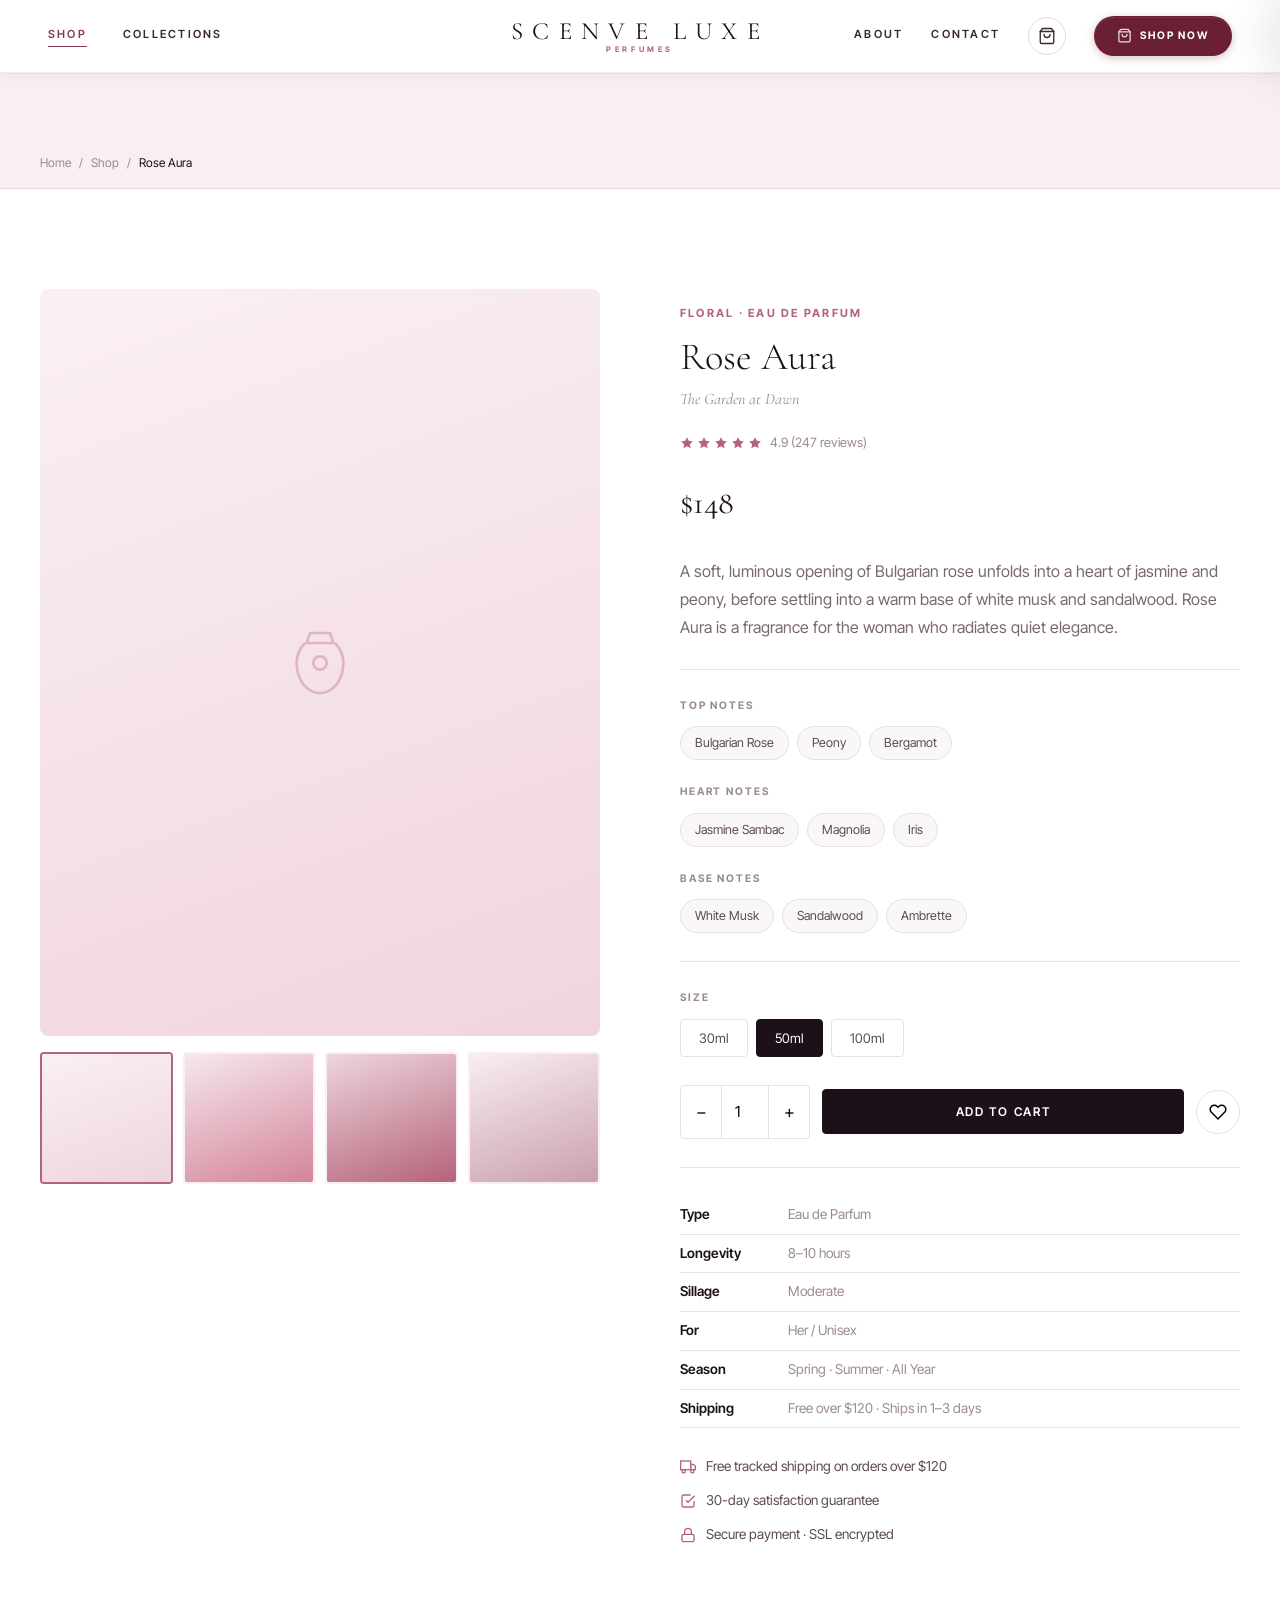
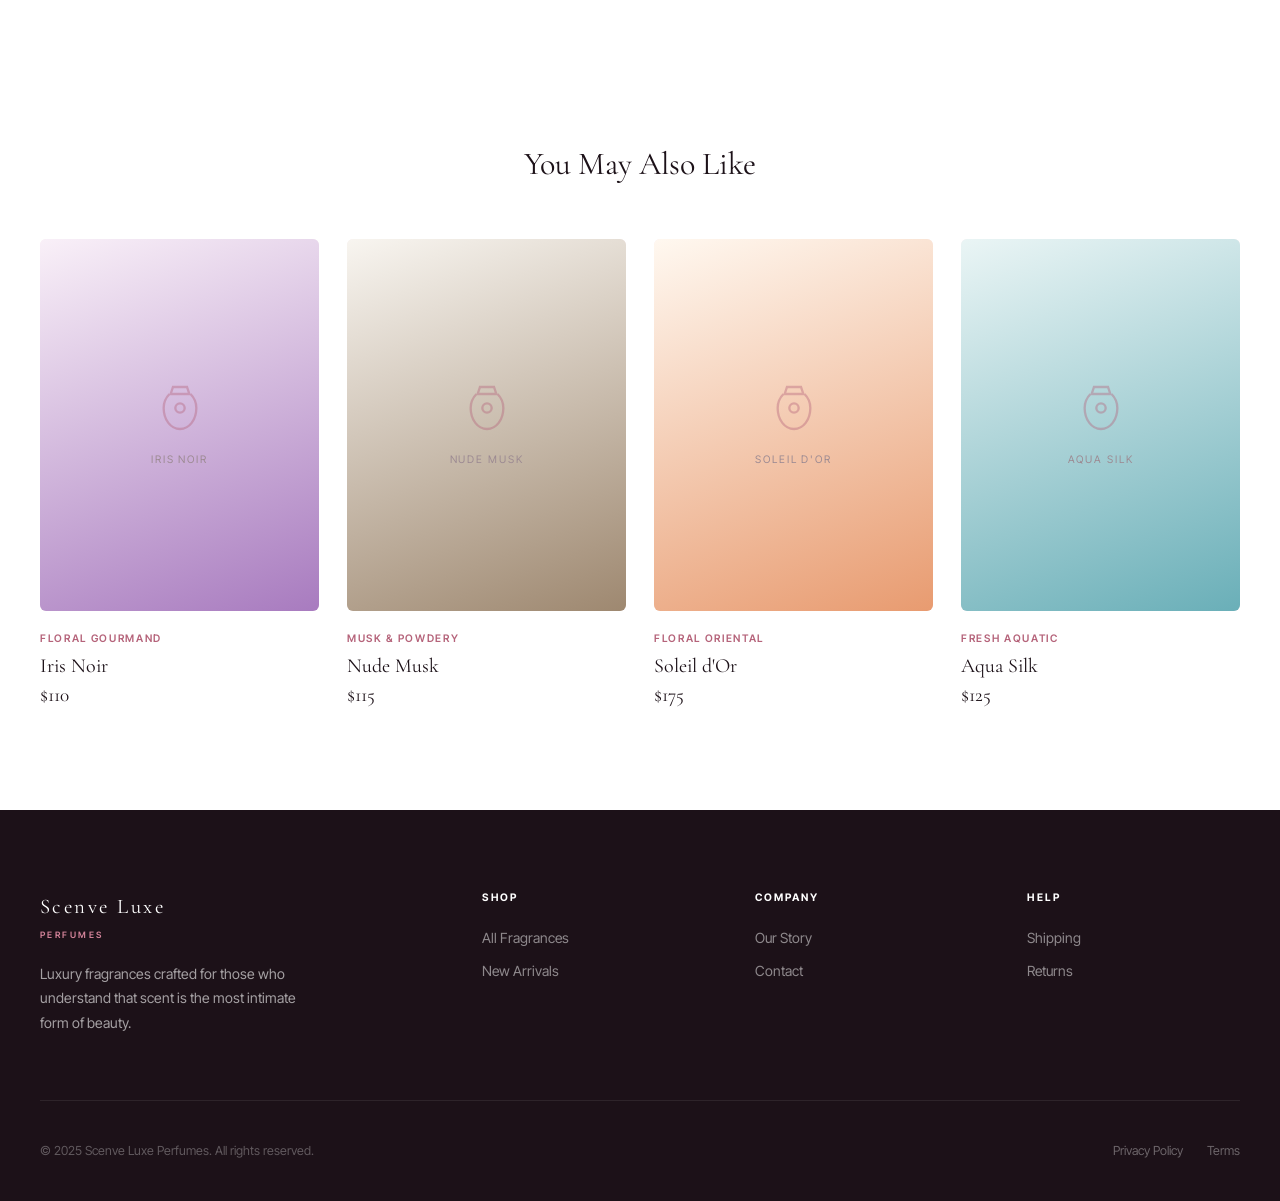
<file: product.html>
<!DOCTYPE html>
<html lang="en">
<head>
  <meta charset="UTF-8">
  <meta name="viewport" content="width=device-width, initial-scale=1.0, viewport-fit=cover">
  <title>Rose Aura — Scenve Luxe Perfumes</title>
  <meta name="description" content="Rose Aura — A timeless floral fragrance of Bulgarian rose, jasmine, and white musk.">
  <link rel="preconnect" href="https://fonts.googleapis.com">
  <link rel="preconnect" href="https://fonts.gstatic.com" crossorigin>
  <link href="https://fonts.googleapis.com/css2?family=Inter+Tight:wght@300;400;500;600;700&family=Cormorant+Garamond:ital,wght@0,300;0,400;0,500;1,300;1,400&display=swap" rel="stylesheet">
  <link rel="stylesheet" href="css/styles.css">
  <link rel="stylesheet" href="css/virtus-override.css">
</head>
<body>

<!-- ── Preloader ── -->
<div class="preloader" aria-hidden="true">
  <div class="preloader-inner">
    <div class="preloader-wordmark">
      <span class="preloader-name">Scenve Luxe</span>
      <span class="preloader-sub">Perfumes</span>
    </div>
    <div class="preloader-ring"><svg viewBox="0 0 52 52"><circle class="preloader-ring-track" cx="26" cy="26" r="23"/><circle class="preloader-ring-fill" cx="26" cy="26" r="23"/></svg></div>
  </div>
</div>

<!-- ── Navigation ── -->
<header class="lx-header" id="lx-header">
  <div class="lx-nav">
    <nav class="lx-nav-group lx-nav-left">
      <a href="shop.html" class="lx-nav-link active">Shop</a>
      <a href="collections.html" class="lx-nav-link">Collections</a>
    </nav>
    <a href="index.html" class="lx-logo" aria-label="Scenve Luxe — Home">
      <span class="lx-logo-main">Scenve Luxe</span>
      <span class="lx-logo-sub">Perfumes</span>
    </a>
    <nav class="lx-nav-group lx-nav-right">
      <a href="about.html" class="lx-nav-link">About</a>
      <a href="contact.html" class="lx-nav-link">Contact</a>
      <button class="lx-cart-btn open-cart lx-open-cart" title="View cart" aria-label="Open cart">
        <svg width="18" height="18" viewBox="0 0 24 24" fill="none" stroke="currentColor" stroke-width="1.8" stroke-linecap="round" stroke-linejoin="round">
          <path d="M6 2 3 6v14a2 2 0 0 0 2 2h14a2 2 0 0 0 2-2V6l-3-4z"/>
          <line x1="3" y1="6" x2="21" y2="6"/>
          <path d="M16 10a4 4 0 0 1-8 0"/>
        </svg>
        <span class="lx-cart-count cart-count">0</span>
      </button>
      <a href="shop.html" class="lx-shop-btn">
        <svg width="15" height="15" viewBox="0 0 24 24" fill="none" stroke="currentColor" stroke-width="2" stroke-linecap="round" stroke-linejoin="round">
          <path d="M6 2 3 6v14a2 2 0 0 0 2 2h14a2 2 0 0 0 2-2V6l-3-4z"/>
          <line x1="3" y1="6" x2="21" y2="6"/>
          <path d="M16 10a4 4 0 0 1-8 0"/>
        </svg>
        Shop Now
      </a>
      <button class="lx-burger" id="lx-burger" aria-label="Open menu" aria-expanded="false">
        <span></span><span></span><span></span>
      </button>
    </nav>
  </div>
  <div class="lx-mobile-menu" id="lx-mobile-menu" aria-hidden="true">
    <div class="lx-mobile-inner">
      <a href="index.html" class="lx-logo lx-mobile-logo">
        <span class="lx-logo-main">Scenve Luxe</span>
        <span class="lx-logo-sub">Perfumes</span>
      </a>
      <nav class="lx-mobile-links">
        <a href="shop.html" class="lx-mobile-link">Shop</a>
        <a href="collections.html" class="lx-mobile-link">Collections</a>
        <a href="about.html" class="lx-mobile-link">About</a>
        <a href="contact.html" class="lx-mobile-link">Contact</a>
      </nav>
      <a href="shop.html" class="lx-shop-btn lx-mobile-cta">
        <svg width="15" height="15" viewBox="0 0 24 24" fill="none" stroke="currentColor" stroke-width="2" stroke-linecap="round" stroke-linejoin="round">
          <path d="M6 2 3 6v14a2 2 0 0 0 2 2h14a2 2 0 0 0 2-2V6l-3-4z"/>
          <line x1="3" y1="6" x2="21" y2="6"/>
          <path d="M16 10a4 4 0 0 1-8 0"/>
        </svg>
        Shop the Collection
      </a>
    </div>
  </div>
</header>
<div class="lx-overlay" id="lx-overlay" aria-hidden="true"></div>

<!-- ── Breadcrumb ── -->
<div style="background: var(--blush-light); border-bottom: 1px solid var(--blush); padding: 80px 0 16px;">
  <div class="container">
    <div style="display: flex; align-items: center; gap: 8px; font-size: 0.75rem; color: var(--text-light);">
      <a href="index.html" style="color: var(--text-light); transition: color 0.3s;" onmouseover="this.style.color='var(--pink-dark)'" onmouseout="this.style.color='var(--text-light)'">Home</a>
      <span>/</span>
      <a href="shop.html" style="color: var(--text-light); transition: color 0.3s;" onmouseover="this.style.color='var(--pink-dark)'" onmouseout="this.style.color='var(--text-light)'">Shop</a>
      <span>/</span>
      <span style="color: var(--text-dark);">Rose Aura</span>
    </div>
  </div>
</div>

<!-- ── Product Detail ── -->
<section style="padding-bottom: 100px; background: var(--white);">
  <div class="container">
    <div class="product-detail-grid">

      <!-- Gallery -->
      <div class="product-gallery" data-scroll="slide-left">
        <div class="product-gallery-main">
          <div class="gallery-main-placeholder">
            <svg viewBox="0 0 24 24" fill="none" stroke="currentColor" stroke-width="0.8">
              <path d="M9 3h6l1 3H8L9 3zM7.5 6C6 7.5 5 9.5 5 12c0 5 3 9 7 9s7-4 7-9c0-2.5-1-4.5-2.5-6"/>
              <circle cx="12" cy="12" r="2"/>
            </svg>
          </div>
        </div>
        <div class="product-gallery-thumbs">
          <div class="thumb active"><div class="thumb-placeholder" style="background: linear-gradient(160deg, #FAF0F3, #EDD5DC);"></div></div>
          <div class="thumb"><div class="thumb-placeholder" style="background: linear-gradient(160deg, #F5E8EC, #D4849A);"></div></div>
          <div class="thumb"><div class="thumb-placeholder" style="background: linear-gradient(160deg, #EDD5DC, #B5637A);"></div></div>
          <div class="thumb"><div class="thumb-placeholder" style="background: linear-gradient(160deg, #F9EEF1, #C9A0AE);"></div></div>
        </div>
      </div>

      <!-- Info -->
      <div class="product-detail-info" data-scroll="slide-right" data-scroll-delay="100">
        <div class="product-detail-category">Floral · Eau de Parfum</div>
        <h1 class="product-detail-name">Rose Aura</h1>
        <p class="product-detail-sub">The Garden at Dawn</p>

        <div class="product-rating">
          <div class="stars">
            <svg viewBox="0 0 24 24"><path d="M12 2l3.09 6.26L22 9.27l-5 4.87 1.18 6.88L12 17.77l-6.18 3.25L7 14.14 2 9.27l6.91-1.01L12 2z"/></svg>
            <svg viewBox="0 0 24 24"><path d="M12 2l3.09 6.26L22 9.27l-5 4.87 1.18 6.88L12 17.77l-6.18 3.25L7 14.14 2 9.27l6.91-1.01L12 2z"/></svg>
            <svg viewBox="0 0 24 24"><path d="M12 2l3.09 6.26L22 9.27l-5 4.87 1.18 6.88L12 17.77l-6.18 3.25L7 14.14 2 9.27l6.91-1.01L12 2z"/></svg>
            <svg viewBox="0 0 24 24"><path d="M12 2l3.09 6.26L22 9.27l-5 4.87 1.18 6.88L12 17.77l-6.18 3.25L7 14.14 2 9.27l6.91-1.01L12 2z"/></svg>
            <svg viewBox="0 0 24 24"><path d="M12 2l3.09 6.26L22 9.27l-5 4.87 1.18 6.88L12 17.77l-6.18 3.25L7 14.14 2 9.27l6.91-1.01L12 2z"/></svg>
          </div>
          <span class="rating-count">4.9 (247 reviews)</span>
        </div>

        <div class="product-detail-price">$148</div>

        <p class="paragraph" style="margin-bottom: 0;">
          A soft, luminous opening of Bulgarian rose unfolds into a heart of jasmine and peony, before settling into a warm base of white musk and sandalwood. Rose Aura is a fragrance for the woman who radiates quiet elegance.
        </p>

        <div class="product-divider"></div>

        <!-- Scent Notes -->
        <div>
          <div class="notes-label">Top Notes</div>
          <div class="notes-row">
            <span class="note-tag">Bulgarian Rose</span>
            <span class="note-tag">Peony</span>
            <span class="note-tag">Bergamot</span>
          </div>
          <div class="notes-label">Heart Notes</div>
          <div class="notes-row">
            <span class="note-tag">Jasmine Sambac</span>
            <span class="note-tag">Magnolia</span>
            <span class="note-tag">Iris</span>
          </div>
          <div class="notes-label">Base Notes</div>
          <div class="notes-row">
            <span class="note-tag">White Musk</span>
            <span class="note-tag">Sandalwood</span>
            <span class="note-tag">Ambrette</span>
          </div>
        </div>

        <div class="product-divider"></div>

        <!-- Size Selector -->
        <div class="size-selector">
          <div class="size-label">Size</div>
          <div class="size-options">
            <button class="size-btn">30ml</button>
            <button class="size-btn active">50ml</button>
            <button class="size-btn">100ml</button>
          </div>
        </div>

        <!-- Qty & Add to Cart -->
        <div class="add-to-cart-row">
          <div class="qty-control">
            <button class="qty-btn" data-action="minus">−</button>
            <input type="number" class="qty-input" value="1" min="1" max="10">
            <button class="qty-btn" data-action="plus">+</button>
          </div>
          <button class="btn btn-primary" style="flex: 1; justify-content: center;"
            onclick="addToCart({id:'rose-aura',name:'Rose Aura',price:148})">
            Add to Cart
          </button>
          <button class="btn-icon btn" data-wishlist="rose-aura" title="Add to wishlist">
            <svg viewBox="0 0 24 24" fill="none" stroke="currentColor" stroke-width="2" style="width:18px;height:18px;">
              <path d="M20.84 4.61a5.5 5.5 0 0 0-7.78 0L12 5.67l-1.06-1.06a5.5 5.5 0 0 0-7.78 7.78l1.06 1.06L12 21.23l7.78-7.78 1.06-1.06a5.5 5.5 0 0 0 0-7.78z"/>
            </svg>
          </button>
        </div>

        <div class="product-divider"></div>

        <!-- Product Meta -->
        <div class="product-meta">
          <div class="meta-row"><span class="meta-key">Type</span><span class="meta-val">Eau de Parfum</span></div>
          <div class="meta-row"><span class="meta-key">Longevity</span><span class="meta-val">8–10 hours</span></div>
          <div class="meta-row"><span class="meta-key">Sillage</span><span class="meta-val">Moderate</span></div>
          <div class="meta-row"><span class="meta-key">For</span><span class="meta-val">Her / Unisex</span></div>
          <div class="meta-row"><span class="meta-key">Season</span><span class="meta-val">Spring · Summer · All Year</span></div>
          <div class="meta-row"><span class="meta-key">Shipping</span><span class="meta-val">Free over $120 · Ships in 1–3 days</span></div>
        </div>

        <!-- Delivery Info -->
        <div style="margin-top: 28px; display: flex; flex-direction: column; gap: 12px;">
          <div style="display: flex; align-items: center; gap: 10px; font-size: 0.85rem; color: var(--text-mid);">
            <svg width="16" height="16" viewBox="0 0 24 24" fill="none" stroke="var(--pink-dark)" stroke-width="2"><rect x="1" y="3" width="15" height="13"/><polygon points="16 8 20 8 23 11 23 16 16 16 16 8"/><circle cx="5.5" cy="18.5" r="2.5"/><circle cx="18.5" cy="18.5" r="2.5"/></svg>
            Free tracked shipping on orders over $120
          </div>
          <div style="display: flex; align-items: center; gap: 10px; font-size: 0.85rem; color: var(--text-mid);">
            <svg width="16" height="16" viewBox="0 0 24 24" fill="none" stroke="var(--pink-dark)" stroke-width="2"><polyline points="9 11 12 14 22 4"/><path d="M21 12v7a2 2 0 0 1-2 2H5a2 2 0 0 1-2-2V5a2 2 0 0 1 2-2h11"/></svg>
            30-day satisfaction guarantee
          </div>
          <div style="display: flex; align-items: center; gap: 10px; font-size: 0.85rem; color: var(--text-mid);">
            <svg width="16" height="16" viewBox="0 0 24 24" fill="none" stroke="var(--pink-dark)" stroke-width="2"><rect x="3" y="11" width="18" height="11" rx="2" ry="2"/><path d="M7 11V7a5 5 0 0 1 10 0v4"/></svg>
            Secure payment · SSL encrypted
          </div>
        </div>
      </div>
    </div>
  </div>
</section>

<!-- ── You May Also Like ── -->
<section class="section" style="background: var(--blush-light);">
  <div class="container">
    <div class="section-header centered" data-scroll="fade-up">
      <div class="section-header-inner">
        <h2 class="h3">You May Also Like</h2>
      </div>
    </div>

    <div class="grid-4" data-scroll="stagger">
      <div class="product-card">
        <div class="product-image-wrap">
          <div class="product-img-placeholder" style="background: linear-gradient(160deg, #F9F0F8 0%, #A87BBF 100%);">
            <svg viewBox="0 0 24 24" fill="none" stroke="currentColor" stroke-width="1"><path d="M9 3h6l1 3H8L9 3zM7.5 6C6 7.5 5 9.5 5 12c0 5 3 9 7 9s7-4 7-9c0-2.5-1-4.5-2.5-6"/><circle cx="12" cy="12" r="2"/></svg>
            <span>Iris Noir</span>
          </div>
          <div class="product-actions">
            <button class="btn btn-primary" onclick="cart.add({id:'iris-noir',name:'Iris Noir',price:110,size:'50ml'})">Add to Cart</button>
          </div>
        </div>
        <div class="product-info">
          <div class="product-category">Floral Gourmand</div>
          <a href="product.html" class="product-name">Iris Noir</a>
          <div class="product-price-row"><span class="product-price">$110</span></div>
        </div>
      </div>

      <div class="product-card">
        <div class="product-image-wrap">
          <div class="product-img-placeholder" style="background: linear-gradient(160deg, #F8F5F0 0%, #9E8870 100%);">
            <svg viewBox="0 0 24 24" fill="none" stroke="currentColor" stroke-width="1"><path d="M9 3h6l1 3H8L9 3zM7.5 6C6 7.5 5 9.5 5 12c0 5 3 9 7 9s7-4 7-9c0-2.5-1-4.5-2.5-6"/><circle cx="12" cy="12" r="2"/></svg>
            <span>Nude Musk</span>
          </div>
          <div class="product-actions">
            <button class="btn btn-primary" onclick="cart.add({id:'nude-musk',name:'Nude Musk',price:115,size:'50ml'})">Add to Cart</button>
          </div>
        </div>
        <div class="product-info">
          <div class="product-category">Musk & Powdery</div>
          <a href="product.html" class="product-name">Nude Musk</a>
          <div class="product-price-row"><span class="product-price">$115</span></div>
        </div>
      </div>

      <div class="product-card">
        <div class="product-image-wrap">
          <div class="product-img-placeholder" style="background: linear-gradient(160deg, #FFF8F0 0%, #E89B70 100%);">
            <svg viewBox="0 0 24 24" fill="none" stroke="currentColor" stroke-width="1"><path d="M9 3h6l1 3H8L9 3zM7.5 6C6 7.5 5 9.5 5 12c0 5 3 9 7 9s7-4 7-9c0-2.5-1-4.5-2.5-6"/><circle cx="12" cy="12" r="2"/></svg>
            <span>Soleil d'Or</span>
          </div>
          <div class="product-actions">
            <button class="btn btn-primary" onclick="cart.add({id:'soleil-dor',name:'Soleil d\'Or',price:175,size:'50ml'})">Add to Cart</button>
          </div>
        </div>
        <div class="product-info">
          <div class="product-category">Floral Oriental</div>
          <a href="product.html" class="product-name">Soleil d'Or</a>
          <div class="product-price-row"><span class="product-price">$175</span></div>
        </div>
      </div>

      <div class="product-card">
        <div class="product-image-wrap">
          <div class="product-img-placeholder" style="background: linear-gradient(160deg, #EAF5F5 0%, #6AAFB8 100%);">
            <svg viewBox="0 0 24 24" fill="none" stroke="currentColor" stroke-width="1"><path d="M9 3h6l1 3H8L9 3zM7.5 6C6 7.5 5 9.5 5 12c0 5 3 9 7 9s7-4 7-9c0-2.5-1-4.5-2.5-6"/><circle cx="12" cy="12" r="2"/></svg>
            <span>Aqua Silk</span>
          </div>
          <div class="product-actions">
            <button class="btn btn-primary" onclick="cart.add({id:'aqua-silk',name:'Aqua Silk',price:125,size:'50ml'})">Add to Cart</button>
          </div>
        </div>
        <div class="product-info">
          <div class="product-category">Fresh Aquatic</div>
          <a href="product.html" class="product-name">Aqua Silk</a>
          <div class="product-price-row"><span class="product-price">$125</span></div>
        </div>
      </div>
    </div>
  </div>
</section>

<!-- ── Cart Drawer ── -->
<div class="cart-overlay"></div>
<div class="cart-drawer">
  <div class="cart-header">
    <h2 class="cart-title">Your Cart</h2>
    <button class="cart-close"><svg viewBox="0 0 24 24" fill="none" stroke="currentColor" stroke-width="2"><path d="M18 6 6 18M6 6l12 12"/></svg></button>
  </div>
  <div class="cart-body"></div>
  <div class="cart-footer">
    <div class="cart-subtotal"><span>Subtotal</span><span class="price-text">$0.00</span></div>
    <div class="cart-total"><span class="label-text">Total</span><span class="price-text">$0.00</span></div>
    <a href="#" class="btn btn-primary" style="width: 100%; justify-content: center; margin-bottom: 10px;" onclick="showToast('Checkout coming soon!')">Checkout</a>
    <button class="btn btn-outline" style="width: 100%; justify-content: center;" onclick="document.querySelector('.cart-overlay').classList.remove('open'); document.querySelector('.cart-drawer').classList.remove('open'); document.body.style.overflow='';">Continue Shopping</button>
  </div>
</div>

<!-- ── Footer ── -->
<footer class="site-footer">
  <div class="container">
    <div class="footer-grid">
      <div class="footer-brand">
        <span class="logo-name">Scenve Luxe</span>
        <span class="logo-sub" style="display:block;margin-bottom:16px;">Perfumes</span>
        <p class="footer-desc">Luxury fragrances crafted for those who understand that scent is the most intimate form of beauty.</p>
      </div>
      <div><div class="footer-col-title">Shop</div><div class="footer-links"><a href="shop.html" class="footer-link">All Fragrances</a><a href="shop.html" class="footer-link">New Arrivals</a></div></div>
      <div><div class="footer-col-title">Company</div><div class="footer-links"><a href="about.html" class="footer-link">Our Story</a><a href="contact.html" class="footer-link">Contact</a></div></div>
      <div><div class="footer-col-title">Help</div><div class="footer-links"><a href="#" class="footer-link">Shipping</a><a href="#" class="footer-link">Returns</a></div></div>
    </div>
    <div class="footer-bottom">
      <p style="font-size:0.78rem;color:rgba(255,255,255,0.3);">© 2025 Scenve Luxe Perfumes. All rights reserved.</p>
      <div class="footer-bottom-links"><a href="#" class="footer-bottom-link">Privacy Policy</a><a href="#" class="footer-bottom-link">Terms</a></div>
    </div>
  </div>
</footer>

<button class="back-to-top"><svg viewBox="0 0 24 24" fill="none" stroke="currentColor" stroke-width="2"><path d="M18 15l-6-6-6 6"/></svg></button>

<script src="js/main.js"></script>
</body>
</html>
</file>
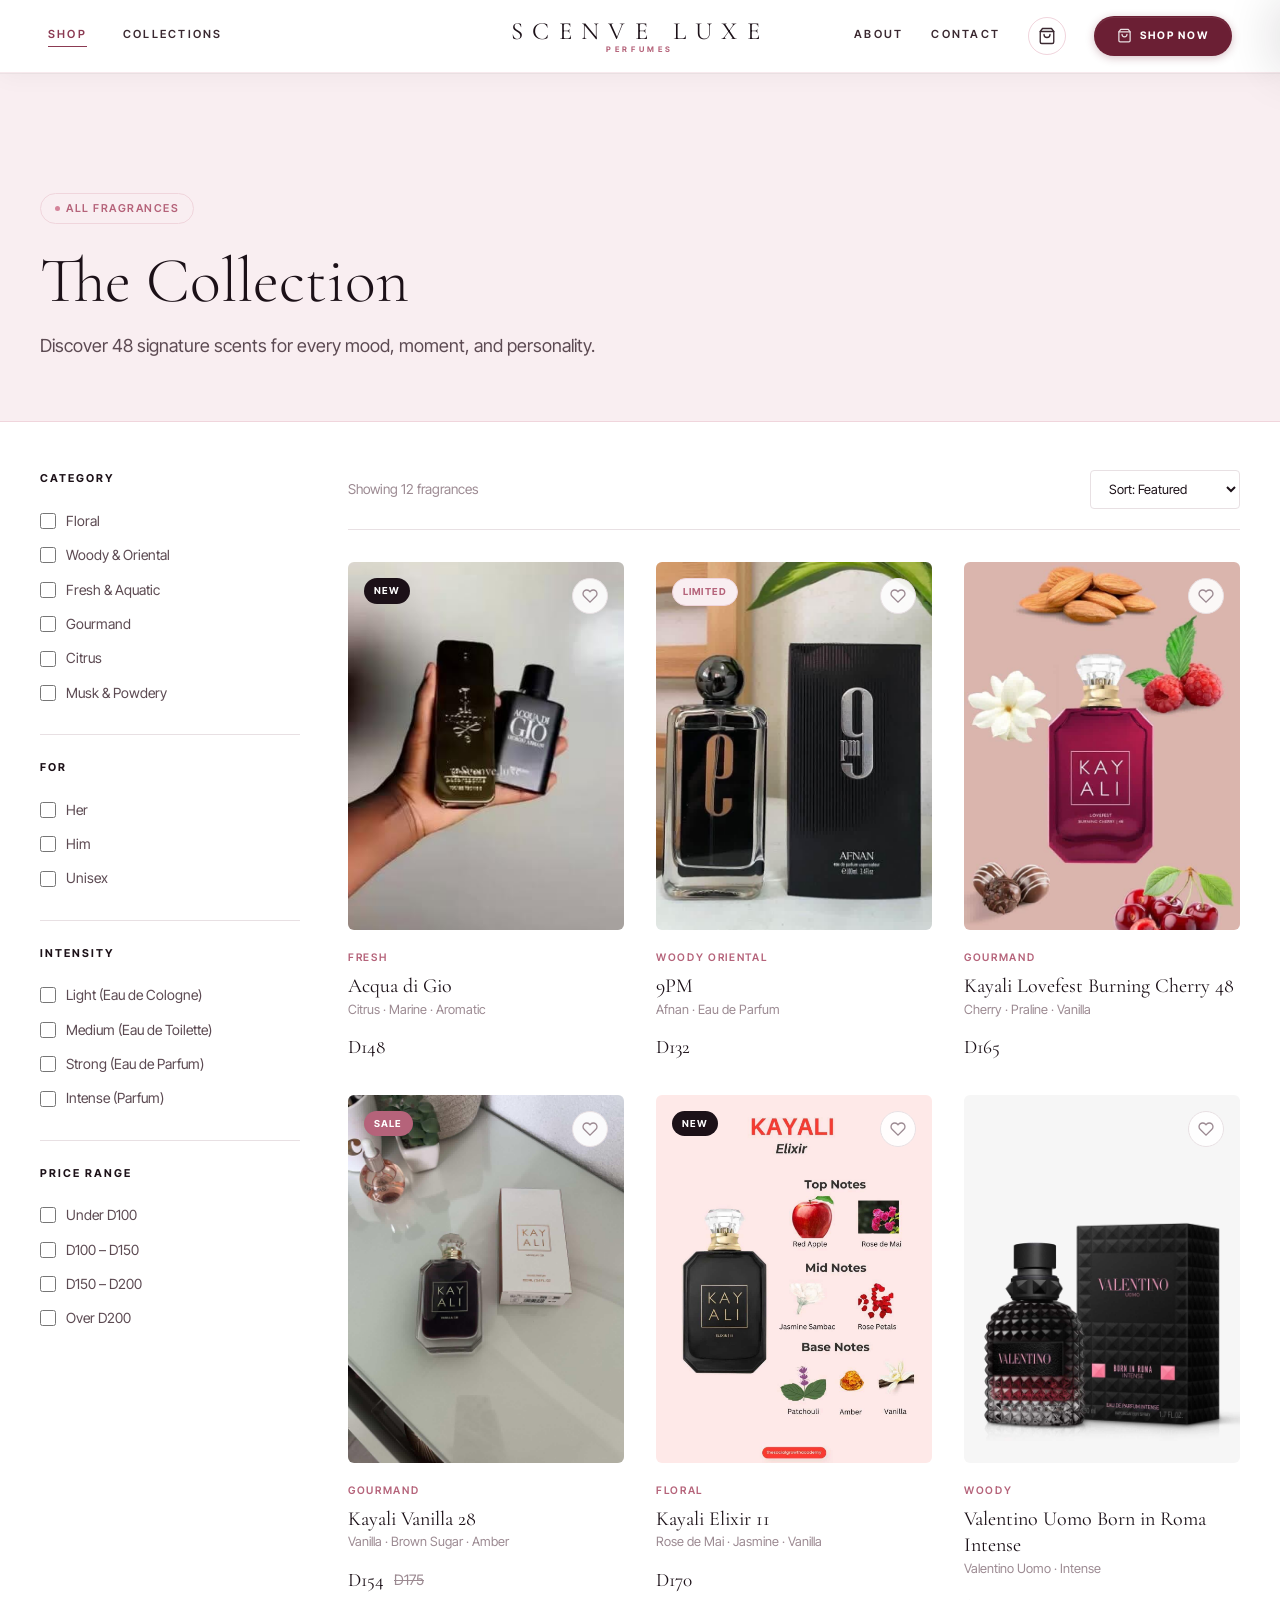
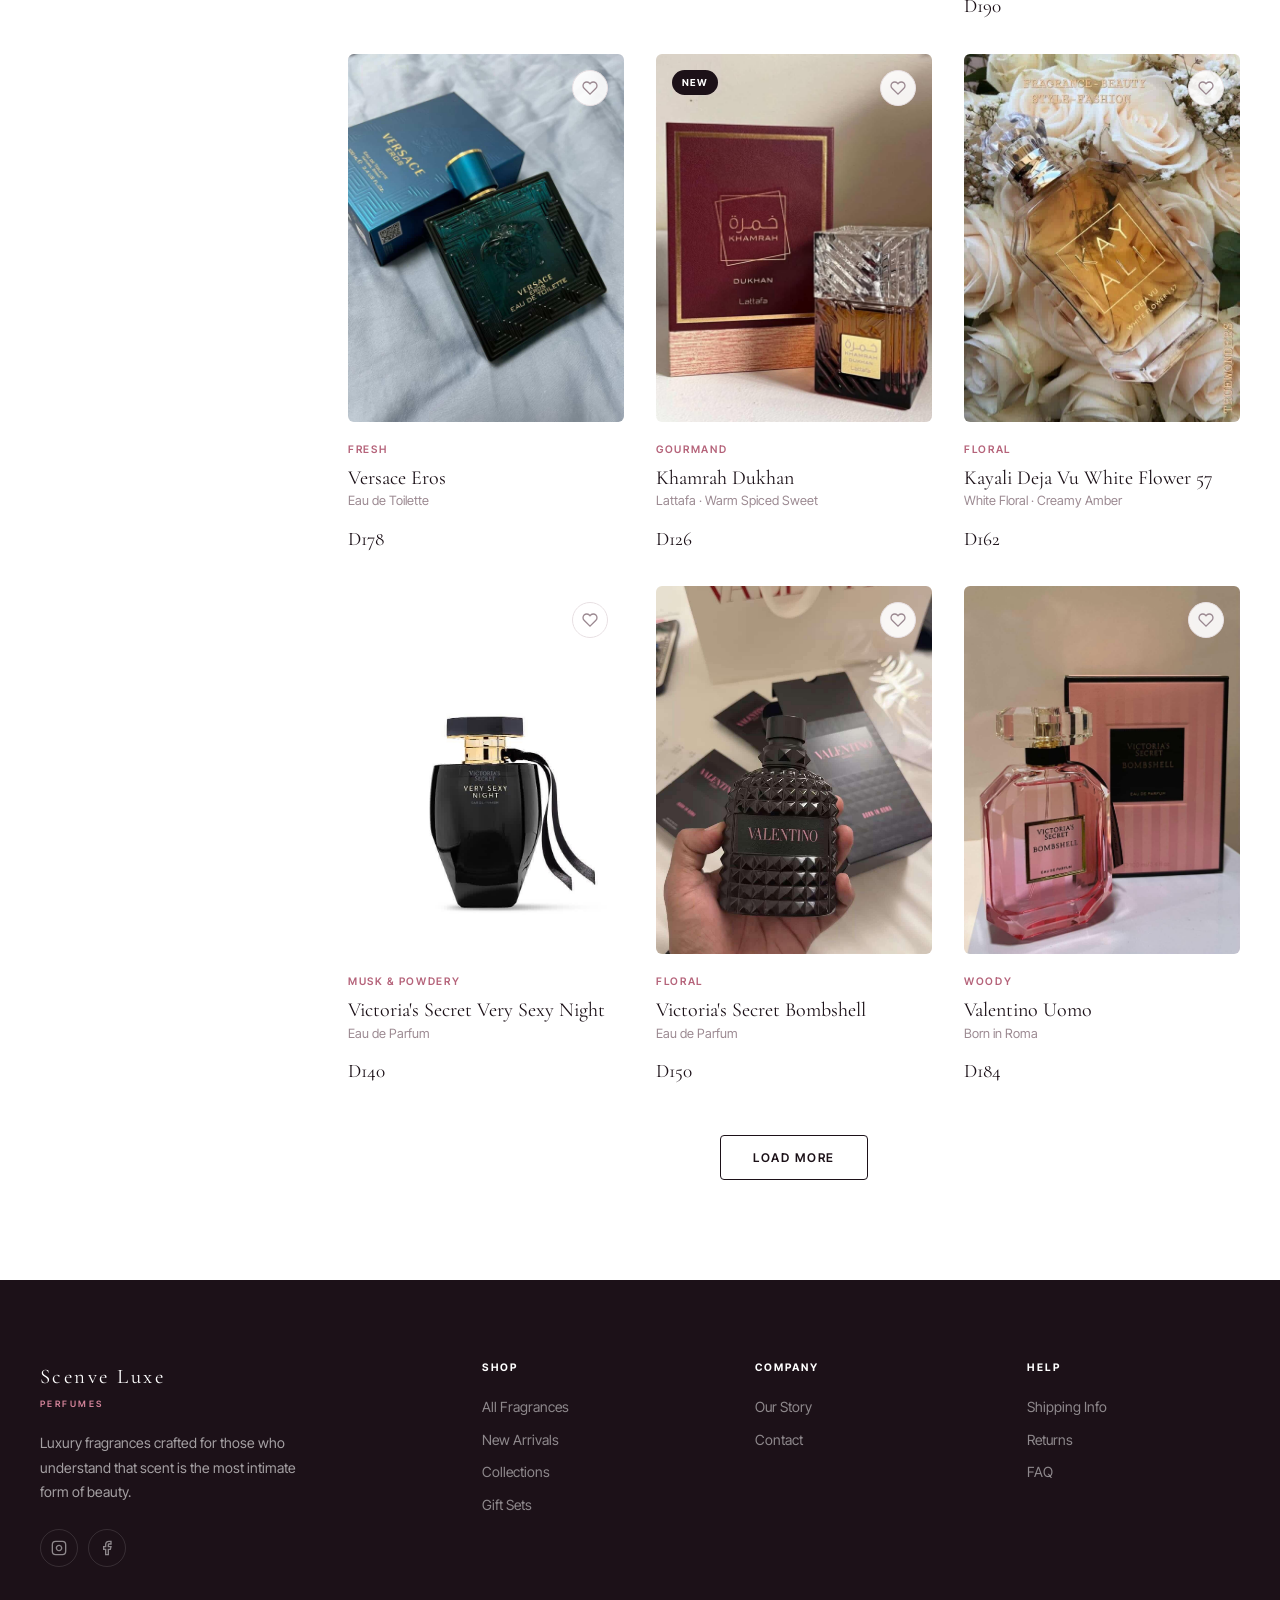
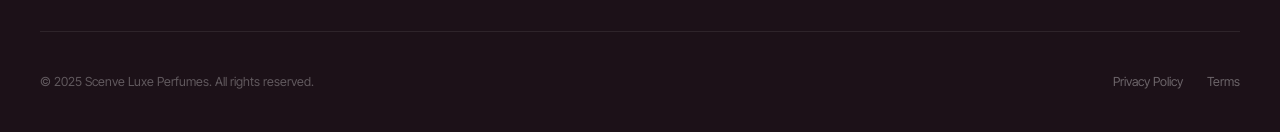
<file: shop.html>
<!DOCTYPE html>
<html lang="en">
<head>
  <meta charset="UTF-8">
  <meta name="viewport" content="width=device-width, initial-scale=1.0, viewport-fit=cover">
  <title>Shop — Scenve Luxe Perfumes</title>
  <meta name="description" content="Browse our full collection of luxury fragrances. Find your signature scent.">
  <link rel="preconnect" href="https://fonts.googleapis.com">
  <link rel="preconnect" href="https://fonts.gstatic.com" crossorigin>
  <link href="https://fonts.googleapis.com/css2?family=Inter+Tight:wght@300;400;500;600;700&family=Cormorant+Garamond:ital,wght@0,300;0,400;0,500;1,300;1,400&display=swap" rel="stylesheet">
  <link rel="stylesheet" href="css/styles.css">
  <link rel="stylesheet" href="css/virtus-override.css">
</head>
<body>

<!-- ── Preloader ── -->
<div class="preloader" aria-hidden="true">
  <div class="preloader-inner">
    <div class="preloader-wordmark">
      <span class="preloader-name">Scenve Luxe</span>
      <span class="preloader-sub">Perfumes</span>
    </div>
    <div class="preloader-ring"><svg viewBox="0 0 52 52"><circle class="preloader-ring-track" cx="26" cy="26" r="23"/><circle class="preloader-ring-fill" cx="26" cy="26" r="23"/></svg></div>
  </div>
</div>

<!-- ── Navigation ── -->
<header class="lx-header" id="lx-header">
  <div class="lx-nav">
    <nav class="lx-nav-group lx-nav-left">
      <a href="shop.html" class="lx-nav-link active">Shop</a>
      <a href="collections.html" class="lx-nav-link">Collections</a>
    </nav>
    <a href="index.html" class="lx-logo" aria-label="Scenve Luxe — Home">
      <span class="lx-logo-main">Scenve Luxe</span>
      <span class="lx-logo-sub">Perfumes</span>
    </a>
    <nav class="lx-nav-group lx-nav-right">
      <a href="about.html" class="lx-nav-link">About</a>
      <a href="contact.html" class="lx-nav-link">Contact</a>
      <button class="lx-cart-btn open-cart lx-open-cart" title="View cart" aria-label="Open cart">
        <svg width="18" height="18" viewBox="0 0 24 24" fill="none" stroke="currentColor" stroke-width="1.8" stroke-linecap="round" stroke-linejoin="round">
          <path d="M6 2 3 6v14a2 2 0 0 0 2 2h14a2 2 0 0 0 2-2V6l-3-4z"/>
          <line x1="3" y1="6" x2="21" y2="6"/>
          <path d="M16 10a4 4 0 0 1-8 0"/>
        </svg>
        <span class="lx-cart-count cart-count">0</span>
      </button>
      <a href="shop.html" class="lx-shop-btn">
        <svg width="15" height="15" viewBox="0 0 24 24" fill="none" stroke="currentColor" stroke-width="2" stroke-linecap="round" stroke-linejoin="round">
          <path d="M6 2 3 6v14a2 2 0 0 0 2 2h14a2 2 0 0 0 2-2V6l-3-4z"/>
          <line x1="3" y1="6" x2="21" y2="6"/>
          <path d="M16 10a4 4 0 0 1-8 0"/>
        </svg>
        Shop Now
      </a>
      <button class="lx-burger" id="lx-burger" aria-label="Open menu" aria-expanded="false">
        <span></span><span></span><span></span>
      </button>
    </nav>
  </div>
  <div class="lx-mobile-menu" id="lx-mobile-menu" aria-hidden="true">
    <div class="lx-mobile-inner">
      <a href="index.html" class="lx-logo lx-mobile-logo">
        <span class="lx-logo-main">Scenve Luxe</span>
        <span class="lx-logo-sub">Perfumes</span>
      </a>
      <nav class="lx-mobile-links">
        <a href="shop.html" class="lx-mobile-link">Shop</a>
        <a href="collections.html" class="lx-mobile-link">Collections</a>
        <a href="about.html" class="lx-mobile-link">About</a>
        <a href="contact.html" class="lx-mobile-link">Contact</a>
      </nav>
      <a href="shop.html" class="lx-shop-btn lx-mobile-cta">
        <svg width="15" height="15" viewBox="0 0 24 24" fill="none" stroke="currentColor" stroke-width="2" stroke-linecap="round" stroke-linejoin="round">
          <path d="M6 2 3 6v14a2 2 0 0 0 2 2h14a2 2 0 0 0 2-2V6l-3-4z"/>
          <line x1="3" y1="6" x2="21" y2="6"/>
          <path d="M16 10a4 4 0 0 1-8 0"/>
        </svg>
        Shop the Collection
      </a>
    </div>
  </div>
</header>
<div class="lx-overlay" id="lx-overlay" aria-hidden="true"></div>

<!-- ── Page Hero ── -->
<section class="page-hero">
  <div class="container">
    <div data-scroll="fade-up" data-scroll-delay="80">
      <div class="badge" style="margin-bottom: 20px;"><span class="dot"></span>All Fragrances</div>
    </div>
    <div data-scroll="clip-up" data-scroll-delay="180">
      <h1 class="h1" style="margin-bottom: 12px;">The Collection</h1>
    </div>
    <div data-scroll="fade-up" data-scroll-delay="300">
      <p class="paragraph large">Discover 48 signature scents for every mood, moment, and personality.</p>
    </div>
  </div>
</section>

<!-- ── Shop Layout ── -->
<section class="section" style="padding-top: 48px;">
  <div class="container">
    <div class="shop-layout">

      <!-- Filters -->
      <aside class="filter-sidebar" data-scroll="slide-left">
        <div class="filter-group">
          <div class="filter-title">Category</div>
          <label class="filter-option">
            <input type="checkbox" value="floral"> <label>Floral</label>
          </label>
          <label class="filter-option">
            <input type="checkbox" value="woody"> <label>Woody & Oriental</label>
          </label>
          <label class="filter-option">
            <input type="checkbox" value="fresh"> <label>Fresh & Aquatic</label>
          </label>
          <label class="filter-option">
            <input type="checkbox" value="gourmand"> <label>Gourmand</label>
          </label>
          <label class="filter-option">
            <input type="checkbox" value="citrus"> <label>Citrus</label>
          </label>
          <label class="filter-option">
            <input type="checkbox" value="musk"> <label>Musk & Powdery</label>
          </label>
        </div>

        <div class="filter-group">
          <div class="filter-title">For</div>
          <label class="filter-option">
            <input type="checkbox" value="her"> <label>Her</label>
          </label>
          <label class="filter-option">
            <input type="checkbox" value="him"> <label>Him</label>
          </label>
          <label class="filter-option">
            <input type="checkbox" value="unisex"> <label>Unisex</label>
          </label>
        </div>

        <div class="filter-group">
          <div class="filter-title">Intensity</div>
          <label class="filter-option">
            <input type="checkbox" value="light"> <label>Light (Eau de Cologne)</label>
          </label>
          <label class="filter-option">
            <input type="checkbox" value="medium"> <label>Medium (Eau de Toilette)</label>
          </label>
          <label class="filter-option">
            <input type="checkbox" value="strong"> <label>Strong (Eau de Parfum)</label>
          </label>
          <label class="filter-option">
            <input type="checkbox" value="intense"> <label>Intense (Parfum)</label>
          </label>
        </div>

        <div class="filter-group">
          <div class="filter-title">Price Range</div>
          <label class="filter-option">
            <input type="checkbox"> <label>Under D100</label>
          </label>
          <label class="filter-option">
            <input type="checkbox"> <label>D100 – D150</label>
          </label>
          <label class="filter-option">
            <input type="checkbox"> <label>D150 – D200</label>
          </label>
          <label class="filter-option">
            <input type="checkbox"> <label>Over D200</label>
          </label>
        </div>
      </aside>

      <!-- Products -->
      <div>
        <div class="shop-toolbar">
          <span class="shop-count">Showing 12 fragrances</span>
          <select class="sort-select">
            <option>Sort: Featured</option>
            <option>Price: Low to High</option>
            <option>Price: High to Low</option>
            <option>Newest First</option>
            <option>Best Rated</option>
          </select>
        </div>

        <div class="grid-3" id="product-grid" data-scroll="stagger">

          <!-- Product 1 -->
          <div class="product-card" data-category="fresh">
            <div class="product-image-wrap">
              <img src="IMG_20260408_075935_226.jpg" alt="Acqua di Gio bottle">
              <span class="product-tag new">New</span>
              <button class="product-wishlist" data-wishlist="acqua-di-gio">
                <svg viewBox="0 0 24 24" fill="none" stroke="currentColor" stroke-width="2"><path d="M20.84 4.61a5.5 5.5 0 0 0-7.78 0L12 5.67l-1.06-1.06a5.5 5.5 0 0 0-7.78 7.78l1.06 1.06L12 21.23l7.78-7.78 1.06-1.06a5.5 5.5 0 0 0 0-7.78z"/></svg>
              </button>
              <div class="product-actions">
                <button class="btn btn-primary" onclick="cart.add({id:'acqua-di-gio',name:'Acqua di Gio',price:148,size:'100ml'})">Add to Cart</button>
              </div>
            </div>
            <div class="product-info">
              <div class="product-category">Fresh</div>
              <a href="product.html" class="product-name">Acqua di Gio</a>
              <div class="product-notes">Citrus · Marine · Aromatic</div>
              <div class="product-price-row"><span class="product-price">D148</span></div>
            </div>
          </div>

          <!-- Product 2 -->
          <div class="product-card" data-category="woody">
            <div class="product-image-wrap">
              <img src="IMG_20260408_080027_582.jpg" alt="Afnan 9PM bottle">
              <span class="product-tag limited">Limited</span>
              <button class="product-wishlist" data-wishlist="afnan-9pm">
                <svg viewBox="0 0 24 24" fill="none" stroke="currentColor" stroke-width="2"><path d="M20.84 4.61a5.5 5.5 0 0 0-7.78 0L12 5.67l-1.06-1.06a5.5 5.5 0 0 0-7.78 7.78l1.06 1.06L12 21.23l7.78-7.78 1.06-1.06a5.5 5.5 0 0 0 0-7.78z"/></svg>
              </button>
              <div class="product-actions">
                <button class="btn btn-primary" onclick="cart.add({id:'afnan-9pm',name:'9PM',price:132,size:'100ml'})">Add to Cart</button>
              </div>
            </div>
            <div class="product-info">
              <div class="product-category">Woody Oriental</div>
              <a href="product.html" class="product-name">9PM</a>
              <div class="product-notes">Afnan · Eau de Parfum</div>
              <div class="product-price-row"><span class="product-price">D132</span></div>
            </div>
          </div>

          <!-- Product 3 -->
          <div class="product-card" data-category="gourmand">
            <div class="product-image-wrap">
              <img src="IMG_20260408_080031_477.jpg" alt="Kayali Lovefest Burning Cherry 48 bottle">
              <button class="product-wishlist" data-wishlist="kayali-lovefest-burning-cherry-48">
                <svg viewBox="0 0 24 24" fill="none" stroke="currentColor" stroke-width="2"><path d="M20.84 4.61a5.5 5.5 0 0 0-7.78 0L12 5.67l-1.06-1.06a5.5 5.5 0 0 0-7.78 7.78l1.06 1.06L12 21.23l7.78-7.78 1.06-1.06a5.5 5.5 0 0 0 0-7.78z"/></svg>
              </button>
              <div class="product-actions">
                <button class="btn btn-primary" onclick="cart.add({id:'kayali-lovefest-burning-cherry-48',name:'Kayali Lovefest Burning Cherry 48',price:165,size:'100ml'})">Add to Cart</button>
              </div>
            </div>
            <div class="product-info">
              <div class="product-category">Gourmand</div>
              <a href="product.html" class="product-name">Kayali Lovefest Burning Cherry 48</a>
              <div class="product-notes">Cherry · Praline · Vanilla</div>
              <div class="product-price-row"><span class="product-price">D165</span></div>
            </div>
          </div>

          <!-- Product 4 -->
          <div class="product-card" data-category="gourmand">
            <div class="product-image-wrap">
              <img src="IMG_20260408_080032_920.jpg" alt="Kayali Vanilla 28 bottle">
              <span class="product-tag sale">Sale</span>
              <button class="product-wishlist" data-wishlist="kayali-vanilla-28">
                <svg viewBox="0 0 24 24" fill="none" stroke="currentColor" stroke-width="2"><path d="M20.84 4.61a5.5 5.5 0 0 0-7.78 0L12 5.67l-1.06-1.06a5.5 5.5 0 0 0-7.78 7.78l1.06 1.06L12 21.23l7.78-7.78 1.06-1.06a5.5 5.5 0 0 0 0-7.78z"/></svg>
              </button>
              <div class="product-actions">
                <button class="btn btn-primary" onclick="cart.add({id:'kayali-vanilla-28',name:'Kayali Vanilla 28',price:154,size:'100ml'})">Add to Cart</button>
              </div>
            </div>
            <div class="product-info">
              <div class="product-category">Gourmand</div>
              <a href="product.html" class="product-name">Kayali Vanilla 28</a>
              <div class="product-notes">Vanilla · Brown Sugar · Amber</div>
              <div class="product-price-row"><span class="product-price">D154</span><span class="product-price-old">D175</span></div>
            </div>
          </div>

          <!-- Product 5 -->
          <div class="product-card" data-category="floral">
            <div class="product-image-wrap">
              <img src="IMG_20260408_080039_844.jpg" alt="Kayali Elixir 11 bottle">
              <span class="product-tag new">New</span>
              <button class="product-wishlist" data-wishlist="kayali-elixir-11">
                <svg viewBox="0 0 24 24" fill="none" stroke="currentColor" stroke-width="2"><path d="M20.84 4.61a5.5 5.5 0 0 0-7.78 0L12 5.67l-1.06-1.06a5.5 5.5 0 0 0-7.78 7.78l1.06 1.06L12 21.23l7.78-7.78 1.06-1.06a5.5 5.5 0 0 0 0-7.78z"/></svg>
              </button>
              <div class="product-actions">
                <button class="btn btn-primary" onclick="cart.add({id:'kayali-elixir-11',name:'Kayali Elixir 11',price:170,size:'100ml'})">Add to Cart</button>
              </div>
            </div>
            <div class="product-info">
              <div class="product-category">Floral</div>
              <a href="product.html" class="product-name">Kayali Elixir 11</a>
              <div class="product-notes">Rose de Mai · Jasmine · Vanilla</div>
              <div class="product-price-row"><span class="product-price">D170</span></div>
            </div>
          </div>

          <!-- Product 6 -->
          <div class="product-card" data-category="woody">
            <div class="product-image-wrap">
              <img src="IMG_20260408_080043_745.jpg" alt="Valentino Uomo Born in Roma Intense bottle">
              <button class="product-wishlist" data-wishlist="valentino-uomo-born-in-roma-intense">
                <svg viewBox="0 0 24 24" fill="none" stroke="currentColor" stroke-width="2"><path d="M20.84 4.61a5.5 5.5 0 0 0-7.78 0L12 5.67l-1.06-1.06a5.5 5.5 0 0 0-7.78 7.78l1.06 1.06L12 21.23l7.78-7.78 1.06-1.06a5.5 5.5 0 0 0 0-7.78z"/></svg>
              </button>
              <div class="product-actions">
                <button class="btn btn-primary" onclick="cart.add({id:'valentino-uomo-born-in-roma-intense',name:'Valentino Uomo Born in Roma Intense',price:190,size:'50ml'})">Add to Cart</button>
              </div>
            </div>
            <div class="product-info">
              <div class="product-category">Woody</div>
              <a href="product.html" class="product-name">Valentino Uomo Born in Roma Intense</a>
              <div class="product-notes">Valentino Uomo · Intense</div>
              <div class="product-price-row"><span class="product-price">D190</span></div>
            </div>
          </div>

          <!-- Product 7 -->
          <div class="product-card" data-category="fresh">
            <div class="product-image-wrap">
              <img src="IMG_20260408_080045_930.jpg" alt="Versace Eros Eau de Toilette bottle">
              <button class="product-wishlist" data-wishlist="versace-eros">
                <svg viewBox="0 0 24 24" fill="none" stroke="currentColor" stroke-width="2"><path d="M20.84 4.61a5.5 5.5 0 0 0-7.78 0L12 5.67l-1.06-1.06a5.5 5.5 0 0 0-7.78 7.78l1.06 1.06L12 21.23l7.78-7.78 1.06-1.06a5.5 5.5 0 0 0 0-7.78z"/></svg>
              </button>
              <div class="product-actions">
                <button class="btn btn-primary" onclick="cart.add({id:'versace-eros',name:'Versace Eros',price:178,size:'100ml'})">Add to Cart</button>
              </div>
            </div>
            <div class="product-info">
              <div class="product-category">Fresh</div>
              <a href="product.html" class="product-name">Versace Eros</a>
              <div class="product-notes">Eau de Toilette</div>
              <div class="product-price-row"><span class="product-price">D178</span></div>
            </div>
          </div>

          <!-- Product 8 -->
          <div class="product-card" data-category="gourmand">
            <div class="product-image-wrap">
              <img src="IMG_20260408_080046_987.jpg" alt="Khamrah Dukhan by Lattafa bottle">
              <span class="product-tag new">New</span>
              <button class="product-wishlist" data-wishlist="khamrah-dukhan">
                <svg viewBox="0 0 24 24" fill="none" stroke="currentColor" stroke-width="2"><path d="M20.84 4.61a5.5 5.5 0 0 0-7.78 0L12 5.67l-1.06-1.06a5.5 5.5 0 0 0-7.78 7.78l1.06 1.06L12 21.23l7.78-7.78 1.06-1.06a5.5 5.5 0 0 0 0-7.78z"/></svg>
              </button>
              <div class="product-actions">
                <button class="btn btn-primary" onclick="cart.add({id:'khamrah-dukhan',name:'Khamrah Dukhan',price:126,size:'100ml'})">Add to Cart</button>
              </div>
            </div>
            <div class="product-info">
              <div class="product-category">Gourmand</div>
              <a href="product.html" class="product-name">Khamrah Dukhan</a>
              <div class="product-notes">Lattafa · Warm Spiced Sweet</div>
              <div class="product-price-row"><span class="product-price">D126</span></div>
            </div>
          </div>

          <!-- Product 9 -->
          <div class="product-card" data-category="floral">
            <div class="product-image-wrap">
              <img src="IMG_20260408_080116_256.jpg" alt="Kayali Deja Vu White Flower 57 bottle">
              <button class="product-wishlist" data-wishlist="kayali-deja-vu-white-flower-57">
                <svg viewBox="0 0 24 24" fill="none" stroke="currentColor" stroke-width="2"><path d="M20.84 4.61a5.5 5.5 0 0 0-7.78 0L12 5.67l-1.06-1.06a5.5 5.5 0 0 0-7.78 7.78l1.06 1.06L12 21.23l7.78-7.78 1.06-1.06a5.5 5.5 0 0 0 0-7.78z"/></svg>
              </button>
              <div class="product-actions">
                <button class="btn btn-primary" onclick="cart.add({id:'kayali-deja-vu-white-flower-57',name:'Kayali Deja Vu White Flower 57',price:162,size:'100ml'})">Add to Cart</button>
              </div>
            </div>
            <div class="product-info">
              <div class="product-category">Floral</div>
              <a href="product.html" class="product-name">Kayali Deja Vu White Flower 57</a>
              <div class="product-notes">White Floral · Creamy Amber</div>
              <div class="product-price-row"><span class="product-price">D162</span></div>
            </div>
          </div>

          <!-- Product 10 -->
          <div class="product-card" data-category="musk">
            <div class="product-image-wrap">
              <img src="IMG_20260408_080120_011.jpg" alt="Victoria's Secret Very Sexy Night bottle">
              <button class="product-wishlist" data-wishlist="victorias-secret-very-sexy-night">
                <svg viewBox="0 0 24 24" fill="none" stroke="currentColor" stroke-width="2"><path d="M20.84 4.61a5.5 5.5 0 0 0-7.78 0L12 5.67l-1.06-1.06a5.5 5.5 0 0 0-7.78 7.78l1.06 1.06L12 21.23l7.78-7.78 1.06-1.06a5.5 5.5 0 0 0 0-7.78z"/></svg>
              </button>
              <div class="product-actions">
                <button class="btn btn-primary" onclick="cart.add({id:'victorias-secret-very-sexy-night',name:'Victoria\'s Secret Very Sexy Night',price:140,size:'100ml'})">Add to Cart</button>
              </div>
            </div>
            <div class="product-info">
              <div class="product-category">Musk & Powdery</div>
              <a href="product.html" class="product-name">Victoria's Secret Very Sexy Night</a>
              <div class="product-notes">Eau de Parfum</div>
              <div class="product-price-row"><span class="product-price">D140</span></div>
            </div>
          </div>

          <!-- Product 11 -->
          <div class="product-card" data-category="floral">
            <div class="product-image-wrap">
              <img src="IMG_20260408_080124_893.jpg" alt="Victoria's Secret Bombshell bottle">
              <button class="product-wishlist" data-wishlist="victorias-secret-bombshell">
                <svg viewBox="0 0 24 24" fill="none" stroke="currentColor" stroke-width="2"><path d="M20.84 4.61a5.5 5.5 0 0 0-7.78 0L12 5.67l-1.06-1.06a5.5 5.5 0 0 0-7.78 7.78l1.06 1.06L12 21.23l7.78-7.78 1.06-1.06a5.5 5.5 0 0 0 0-7.78z"/></svg>
              </button>
              <div class="product-actions">
                <button class="btn btn-primary" onclick="cart.add({id:'victorias-secret-bombshell',name:'Victoria\'s Secret Bombshell',price:150,size:'100ml'})">Add to Cart</button>
              </div>
            </div>
            <div class="product-info">
              <div class="product-category">Floral</div>
              <a href="product.html" class="product-name">Victoria's Secret Bombshell</a>
              <div class="product-notes">Eau de Parfum</div>
              <div class="product-price-row"><span class="product-price">D150</span></div>
            </div>
          </div>

          <!-- Product 12 -->
          <div class="product-card" data-category="woody">
            <div class="product-image-wrap">
              <img src="IMG_20260408_080330_873.jpg" alt="Valentino Uomo bottle">
              <button class="product-wishlist" data-wishlist="valentino-uomo">
                <svg viewBox="0 0 24 24" fill="none" stroke="currentColor" stroke-width="2"><path d="M20.84 4.61a5.5 5.5 0 0 0-7.78 0L12 5.67l-1.06-1.06a5.5 5.5 0 0 0-7.78 7.78l1.06 1.06L12 21.23l7.78-7.78 1.06-1.06a5.5 5.5 0 0 0 0-7.78z"/></svg>
              </button>
              <div class="product-actions">
                <button class="btn btn-primary" onclick="cart.add({id:'valentino-uomo',name:'Valentino Uomo',price:184,size:'100ml'})">Add to Cart</button>
              </div>
            </div>
            <div class="product-info">
              <div class="product-category">Woody</div>
              <a href="product.html" class="product-name">Valentino Uomo</a>
              <div class="product-notes">Born in Roma</div>
              <div class="product-price-row"><span class="product-price">D184</span></div>
            </div>
          </div>

        </div>

        <!-- Load More -->
        <div class="spacer-48"></div>
        <div class="flex-center">
          <button class="btn btn-outline" onclick="showToast('Loading more fragrances...')">Load More</button>
        </div>
      </div>
    </div>
  </div>
</section>

<!-- ── Cart Drawer ── -->
<div class="cart-overlay"></div>
<div class="cart-drawer">
  <div class="cart-header">
    <h2 class="cart-title">Your Cart</h2>
    <button class="cart-close">
      <svg viewBox="0 0 24 24" fill="none" stroke="currentColor" stroke-width="2"><path d="M18 6 6 18M6 6l12 12"/></svg>
    </button>
  </div>
  <div class="cart-body"></div>
  <div class="cart-footer">
    <div class="cart-subtotal"><span>Subtotal</span><span class="price-text">D0.00</span></div>
    <div class="cart-total"><span class="label-text">Total</span><span class="price-text">D0.00</span></div>
    <a href="#" class="btn btn-primary" style="width: 100%; justify-content: center; margin-bottom: 10px;" onclick="showToast('Checkout coming soon!')">Checkout</a>
    <button class="btn btn-outline" style="width: 100%; justify-content: center;" onclick="document.querySelector('.cart-overlay').classList.remove('open'); document.querySelector('.cart-drawer').classList.remove('open'); document.body.style.overflow='';">Continue Shopping</button>
  </div>
</div>

<!-- ── Footer ── -->
<footer class="site-footer">
  <div class="container">
    <div class="footer-grid">
      <div class="footer-brand">
        <span class="logo-name">Scenve Luxe</span>
        <span class="logo-sub" style="display: block; margin-bottom: 16px;">Perfumes</span>
        <p class="footer-desc">Luxury fragrances crafted for those who understand that scent is the most intimate form of beauty.</p>
        <div class="footer-social">
          <a href="#" class="social-btn"><svg viewBox="0 0 24 24" fill="none" stroke="currentColor" stroke-width="2"><rect x="2" y="2" width="20" height="20" rx="5"/><path d="M16 11.37A4 4 0 1 1 12.63 8 4 4 0 0 1 16 11.37z"/><line x1="17.5" y1="6.5" x2="17.51" y2="6.5"/></svg></a>
          <a href="#" class="social-btn"><svg viewBox="0 0 24 24" fill="none" stroke="currentColor" stroke-width="2"><path d="M18 2h-3a5 5 0 0 0-5 5v3H7v4h3v8h4v-8h3l1-4h-4V7a1 1 0 0 1 1-1h3z"/></svg></a>
        </div>
      </div>
      <div>
        <div class="footer-col-title">Shop</div>
        <div class="footer-links">
          <a href="shop.html" class="footer-link">All Fragrances</a>
          <a href="shop.html" class="footer-link">New Arrivals</a>
          <a href="collections.html" class="footer-link">Collections</a>
          <a href="shop.html" class="footer-link">Gift Sets</a>
        </div>
      </div>
      <div>
        <div class="footer-col-title">Company</div>
        <div class="footer-links">
          <a href="about.html" class="footer-link">Our Story</a>
          <a href="contact.html" class="footer-link">Contact</a>
        </div>
      </div>
      <div>
        <div class="footer-col-title">Help</div>
        <div class="footer-links">
          <a href="#" class="footer-link">Shipping Info</a>
          <a href="#" class="footer-link">Returns</a>
          <a href="#" class="footer-link">FAQ</a>
        </div>
      </div>
    </div>
    <div class="footer-bottom">
      <p style="font-size: 0.78rem; color: rgba(255,255,255,0.3);">© 2025 Scenve Luxe Perfumes. All rights reserved.</p>
      <div class="footer-bottom-links">
        <a href="#" class="footer-bottom-link">Privacy Policy</a>
        <a href="#" class="footer-bottom-link">Terms</a>
      </div>
    </div>
  </div>
</footer>

<button class="back-to-top"><svg viewBox="0 0 24 24" fill="none" stroke="currentColor" stroke-width="2"><path d="M18 15l-6-6-6 6"/></svg></button>

<script src="js/main.js"></script>
</body>
</html>
</file>
<file: css/styles.css>
/* ============================================
   SCENVE LUXE PERFUMES — Global Styles
   ============================================ */

@import url('https://fonts.googleapis.com/css2?family=Inter+Tight:wght@300;400;500;600;700&family=Cormorant+Garamond:ital,wght@0,300;0,400;0,500;0,600;1,300;1,400;1,500&display=swap');

/* ── Reset & Base ── */
*, *::before, *::after { box-sizing: border-box; margin: 0; padding: 0; }

:root {
  --white:        #FFFFFF;
  --off-white:    #FAF7F8;
  --blush-light:  #F9EEF1;
  --blush:        #F0D5DC;
  --pink:         #D4849A;
  --pink-dark:    #B5637A;
  --pink-deep:    #8B3A52;
  --cream:        #FDF6F0;
  --stone:        #E8E0E3;
  --text-dark:    #1C1118;
  --text-mid:     #5C4A52;
  --text-light:   #9C8A92;
  --font-serif:   'Cormorant Garamond', Georgia, serif;
  --font-sans:    'Inter Tight', sans-serif;
  --radius:       4px;
  --transition:   0.3s ease;
  --shadow-sm:    0 2px 16px rgba(180,100,120,0.08);
  --shadow-md:    0 8px 40px rgba(180,100,120,0.12);
  --shadow-lg:    0 20px 60px rgba(180,100,120,0.16);
}

html {
  scroll-behavior: smooth;
  overflow-x: hidden;
  /* Mobile 100vh fix — use --vh custom property set by JS */
  height: -webkit-fill-available;
}

body {
  font-family: var(--font-sans);
  background-color: var(--white);
  color: var(--text-dark);
  line-height: 1.6;
  min-height: 100vh;
  min-height: calc(var(--vh, 1vh) * 100);
  /* Prevent tap highlight flash on iOS */
  -webkit-tap-highlight-color: transparent;
}

/* Safe area padding for iPhone notch */
.site-header {
  padding-top: env(safe-area-inset-top);
  padding-left: env(safe-area-inset-left);
  padding-right: env(safe-area-inset-right);
}
.cart-drawer {
  padding-bottom: env(safe-area-inset-bottom);
}
.mobile-menu {
  padding-bottom: env(safe-area-inset-bottom);
}

img { display: block; max-width: 100%; }
a  { text-decoration: none; color: inherit; }
ul { list-style: none; }
button { cursor: pointer; border: none; background: none; font-family: inherit; }

/* ── Typography ── */
h1, h2, h3, h4, h5, h6 {
  font-family: var(--font-serif);
  font-weight: 400;
  line-height: 1.15;
  color: var(--text-dark);
}

.display { font-size: clamp(3.5rem, 9vw, 9rem); font-weight: 300; letter-spacing: -0.02em; }
.h1      { font-size: clamp(2.5rem, 5vw, 5rem);  font-weight: 300; }
.h2      { font-size: clamp(1.8rem, 3.5vw, 3.2rem); }
.h3      { font-size: clamp(1.4rem, 2.5vw, 2rem); }
.h4      { font-size: clamp(1.1rem, 2vw, 1.5rem); }
.h5      { font-size: 1.1rem; font-family: var(--font-sans); font-weight: 500; letter-spacing: 0.04em; }

.label {
  font-size: 0.68rem;
  font-family: var(--font-sans);
  font-weight: 600;
  letter-spacing: 0.18em;
  text-transform: uppercase;
  color: var(--pink-dark);
}

.paragraph      { font-size: 1rem; color: var(--text-mid); line-height: 1.75; }
.paragraph.large { font-size: 1.125rem; }
.paragraph.small { font-size: 0.875rem; }

/* ── Layout ── */
.container       { max-width: 1280px; margin: 0 auto; padding: 0 40px; }
.container.narrow { max-width: 860px; }
.container.wide  { max-width: 1440px; }

.section         { padding: 100px 0; }
.section.compact { padding: 60px 0; }
.section.hero    { padding: 0; }

.grid-2 { display: grid; grid-template-columns: 1fr 1fr; gap: 40px; }
.grid-3 { display: grid; grid-template-columns: repeat(3, 1fr); gap: 32px; }
.grid-4 { display: grid; grid-template-columns: repeat(4, 1fr); gap: 28px; }

.flex          { display: flex; }
.flex-center   { display: flex; align-items: center; justify-content: center; }
.flex-between  { display: flex; align-items: center; justify-content: space-between; }
.flex-col      { display: flex; flex-direction: column; }
.gap-8  { gap: 8px; }
.gap-16 { gap: 16px; }
.gap-24 { gap: 24px; }
.gap-32 { gap: 32px; }

.text-center { text-align: center; }
.text-left   { text-align: left; }

/* ── Spacers ── */
.spacer-8  { height: 8px; }
.spacer-16 { height: 16px; }
.spacer-24 { height: 24px; }
.spacer-32 { height: 32px; }
.spacer-48 { height: 48px; }
.spacer-64 { height: 64px; }
.spacer-96 { height: 96px; }

/* ── Buttons ── */
.btn {
  display: inline-flex;
  align-items: center;
  gap: 8px;
  padding: 14px 32px;
  font-family: var(--font-sans);
  font-size: 0.75rem;
  font-weight: 600;
  letter-spacing: 0.14em;
  text-transform: uppercase;
  border-radius: var(--radius);
  transition: all var(--transition);
  white-space: nowrap;
}

.btn-primary {
  background: var(--text-dark);
  color: var(--white);
  border: 1px solid var(--text-dark);
}
.btn-primary:hover {
  background: var(--pink-dark);
  border-color: var(--pink-dark);
  transform: translateY(-1px);
  box-shadow: var(--shadow-md);
}

.btn-outline {
  background: transparent;
  color: var(--text-dark);
  border: 1px solid var(--text-dark);
}
.btn-outline:hover {
  background: var(--text-dark);
  color: var(--white);
  transform: translateY(-1px);
}

.btn-pink {
  background: var(--pink);
  color: var(--white);
  border: 1px solid var(--pink);
}
.btn-pink:hover {
  background: var(--pink-dark);
  border-color: var(--pink-dark);
  transform: translateY(-1px);
  box-shadow: var(--shadow-md);
}

.btn-ghost {
  background: transparent;
  color: var(--text-dark);
  border: 1px solid transparent;
  padding: 14px 0;
  gap: 10px;
}
.btn-ghost:hover { color: var(--pink-dark); }
.btn-ghost .arrow { transition: transform var(--transition); }
.btn-ghost:hover .arrow { transform: translateX(4px); }

.btn-icon {
  width: 44px; height: 44px;
  padding: 0;
  border-radius: 50%;
  border: 1px solid var(--stone);
  flex-shrink: 0;
  justify-content: center;
}
.btn-icon:hover {
  background: var(--blush);
  border-color: var(--blush);
}

/* ── Label Badge ── */
.badge {
  display: inline-flex;
  align-items: center;
  gap: 6px;
  padding: 6px 14px;
  border: 1px solid var(--blush);
  border-radius: 100px;
  background: var(--blush-light);
  font-size: 0.68rem;
  font-weight: 600;
  letter-spacing: 0.14em;
  text-transform: uppercase;
  color: var(--pink-dark);
}
.badge .dot {
  width: 5px; height: 5px;
  border-radius: 50%;
  background: var(--pink);
}

/* ── Divider ── */
.divider { width: 100%; height: 1px; background: var(--stone); }
.divider.pink { background: var(--blush); }

/* ============================================
   NAVIGATION
   ============================================ */
.site-header {
  position: fixed;
  top: 0; left: 0; right: 0;
  z-index: 1000;
  background: rgba(255,255,255,0.95);
  backdrop-filter: blur(12px);
  -webkit-backdrop-filter: blur(12px);
  border-bottom: 1px solid var(--stone);
  transition: all var(--transition);
}

.site-header.scrolled {
  box-shadow: var(--shadow-sm);
}

.nav-inner {
  display: flex;
  align-items: center;
  justify-content: space-between;
  height: 72px;
  padding: 0 40px;
  max-width: 1440px;
  margin: 0 auto;
}

/* Logo */
.logo-link {
  display: flex;
  flex-direction: column;
  line-height: 1.1;
  flex-shrink: 0;
}
.logo-name {
  font-family: var(--font-serif);
  font-size: 1.3rem;
  font-weight: 400;
  letter-spacing: 0.12em;
  color: var(--text-dark);
}
.logo-sub {
  font-size: 0.55rem;
  font-weight: 600;
  letter-spacing: 0.28em;
  text-transform: uppercase;
  color: var(--pink-dark);
}

/* Nav Menu */
.nav-menu {
  display: flex;
  align-items: center;
  gap: 2px;
}

.nav-link {
  position: relative;
  padding: 8px 16px;
  font-size: 0.72rem;
  font-weight: 600;
  letter-spacing: 0.14em;
  text-transform: uppercase;
  color: var(--text-mid);
  transition: color var(--transition);
  overflow: hidden;
}
.nav-link::after {
  content: '';
  position: absolute;
  bottom: 4px; left: 16px; right: 16px;
  height: 1px;
  background: var(--pink);
  transform: scaleX(0);
  transform-origin: left;
  transition: transform var(--transition);
}
.nav-link:hover, .nav-link.active { color: var(--text-dark); }
.nav-link:hover::after, .nav-link.active::after { transform: scaleX(1); }

/* Nav Right */
.nav-right {
  display: flex;
  align-items: center;
  gap: 8px;
}

.nav-icon-btn {
  position: relative;
  width: 40px; height: 40px;
  border-radius: 50%;
  display: flex; align-items: center; justify-content: center;
  color: var(--text-dark);
  transition: all var(--transition);
  border: 1px solid transparent;
}
.nav-icon-btn:hover {
  background: var(--blush-light);
  border-color: var(--blush);
  color: var(--pink-dark);
}
.nav-icon-btn svg { width: 18px; height: 18px; }

.cart-count {
  position: absolute;
  top: 4px; right: 4px;
  width: 16px; height: 16px;
  background: var(--pink-dark);
  color: white;
  font-size: 0.6rem;
  font-weight: 700;
  border-radius: 50%;
  display: flex; align-items: center; justify-content: center;
}

.burger-btn {
  display: none;
  flex-direction: column;
  gap: 5px;
  width: 40px; height: 40px;
  padding: 11px 10px;
  border-radius: var(--radius);
  border: 1px solid var(--stone);
  transition: all var(--transition);
}
.burger-btn span {
  display: block;
  height: 1.5px;
  background: var(--text-dark);
  border-radius: 2px;
  transition: all var(--transition);
}
.burger-btn.open span:nth-child(1) { transform: translateY(6.5px) rotate(45deg); }
.burger-btn.open span:nth-child(2) { opacity: 0; }
.burger-btn.open span:nth-child(3) { transform: translateY(-6.5px) rotate(-45deg); }

/* Mobile Menu */
.mobile-menu {
  display: none;
  position: fixed;
  top: 72px; left: 0; right: 0;
  background: var(--white);
  border-bottom: 1px solid var(--stone);
  padding: 24px 40px 32px;
  z-index: 999;
  box-shadow: var(--shadow-md);
}
.mobile-menu.open { display: block; }

.mobile-nav-links {
  display: flex;
  flex-direction: column;
  gap: 4px;
  margin-bottom: 24px;
}
.mobile-nav-link {
  font-size: 1.1rem;
  font-family: var(--font-serif);
  padding: 10px 0;
  border-bottom: 1px solid var(--stone);
  color: var(--text-dark);
  transition: color var(--transition);
}
.mobile-nav-link:hover { color: var(--pink-dark); }

/* ============================================
   HERO SECTION
   ============================================ */
.hero {
  position: relative;
  min-height: 100vh;
  display: flex;
  align-items: flex-end;
  padding-bottom: 80px;
  overflow: hidden;
  background: var(--off-white);
}

.hero-bg {
  position: absolute;
  inset: 0;
  background: linear-gradient(135deg, #FDF8F9 0%, #F5E8ED 40%, #EDD5DD 100%);
  z-index: 0;
}

.hero-decoration {
  position: absolute;
  inset: 0;
  z-index: 0;
  overflow: hidden;
}
.hero-circle {
  position: absolute;
  border-radius: 50%;
  background: radial-gradient(circle, rgba(212,132,154,0.15) 0%, transparent 70%);
}
.hero-circle.c1 { width: 700px; height: 700px; top: -200px; right: -150px; }
.hero-circle.c2 { width: 400px; height: 400px; bottom: -100px; left: -100px; }

.hero-content {
  position: relative;
  z-index: 2;
  width: 100%;
  padding-top: 140px;
}

.hero-grid {
  display: grid;
  grid-template-columns: 1fr 520px;
  gap: 60px;
  align-items: end;
  max-width: 1440px;
  margin: 0 auto;
  padding: 0 40px;
}

.hero-left { }

.hero-tagline {
  display: flex;
  align-items: center;
  gap: 12px;
  margin-bottom: 28px;
}
.hero-tagline-line {
  width: 40px; height: 1px;
  background: var(--pink);
}

.hero-title {
  font-size: clamp(4rem, 8vw, 8.5rem);
  font-weight: 300;
  line-height: 0.95;
  letter-spacing: -0.02em;
  margin-bottom: 36px;
  color: var(--text-dark);
}
.hero-title em {
  font-style: italic;
  color: var(--pink-dark);
}

.hero-desc {
  max-width: 460px;
  margin-bottom: 44px;
}

.hero-actions {
  display: flex;
  align-items: center;
  gap: 24px;
  flex-wrap: wrap;
}

.hero-right {
  position: relative;
}

.hero-image-frame {
  position: relative;
  border-radius: 8px;
  overflow: hidden;
  aspect-ratio: 3/4;
  background: var(--blush);
}
.hero-image-frame img {
  width: 100%; height: 100%;
  object-fit: cover;
}
.hero-image-frame .hero-img-placeholder {
  width: 100%; height: 100%;
  background: linear-gradient(160deg, #EDD5DD 0%, #D4849A 50%, #B5637A 100%);
  display: flex;
  flex-direction: column;
  align-items: center;
  justify-content: center;
  gap: 12px;
  color: rgba(255,255,255,0.7);
}
.hero-img-placeholder svg { width: 64px; height: 64px; opacity: 0.5; }
.hero-img-placeholder span { font-size: 0.7rem; letter-spacing: 0.2em; text-transform: uppercase; }

.hero-floating-badge {
  position: absolute;
  bottom: 32px;
  left: -32px;
  background: var(--white);
  border-radius: 8px;
  padding: 16px 20px;
  box-shadow: var(--shadow-md);
  min-width: 170px;
}
.hero-floating-badge .badge-label {
  font-size: 0.65rem;
  letter-spacing: 0.14em;
  text-transform: uppercase;
  color: var(--text-light);
  font-weight: 600;
  margin-bottom: 4px;
}
.hero-floating-badge .badge-value {
  font-family: var(--font-serif);
  font-size: 1.6rem;
  color: var(--text-dark);
}

.hero-dots {
  position: absolute;
  top: 24px; right: 24px;
  display: flex; gap: 6px;
}
.hero-dot {
  width: 6px; height: 6px;
  border-radius: 50%;
  background: rgba(255,255,255,0.6);
  transition: background var(--transition);
}
.hero-dot.active { background: var(--white); }

/* Scroll ticker */
.ticker-bar {
  background: var(--text-dark);
  padding: 12px 0;
  overflow: hidden;
}
.ticker-inner {
  display: flex;
  gap: 0;
  white-space: nowrap;
  animation: ticker 28s linear infinite;
}
.ticker-item {
  display: inline-flex;
  align-items: center;
  gap: 24px;
  padding: 0 24px;
  font-size: 0.7rem;
  font-weight: 600;
  letter-spacing: 0.16em;
  text-transform: uppercase;
  color: var(--white);
  flex-shrink: 0;
}
.ticker-sep {
  width: 4px; height: 4px;
  border-radius: 50%;
  background: var(--pink);
  flex-shrink: 0;
}
@keyframes ticker { from { transform: translateX(0); } to { transform: translateX(-50%); } }

/* ============================================
   STATS BAR
   ============================================ */
.stats-bar {
  background: var(--blush-light);
  border-top: 1px solid var(--blush);
  border-bottom: 1px solid var(--blush);
  padding: 48px 0;
}

.stats-grid {
  display: grid;
  grid-template-columns: repeat(4, 1fr);
  gap: 1px;
  background: var(--blush);
}

.stat-item {
  background: var(--blush-light);
  padding: 32px 40px;
  text-align: center;
}
.stat-number {
  font-family: var(--font-serif);
  font-size: clamp(2rem, 4vw, 3.5rem);
  font-weight: 300;
  color: var(--text-dark);
  line-height: 1;
  margin-bottom: 8px;
}
.stat-number sup {
  font-size: 0.5em;
  vertical-align: super;
  color: var(--pink-dark);
}
.stat-label {
  font-size: 0.68rem;
  font-weight: 600;
  letter-spacing: 0.16em;
  text-transform: uppercase;
  color: var(--text-light);
}

/* ============================================
   SECTION HEADERS
   ============================================ */
.section-header {
  margin-bottom: 56px;
}
.section-header.centered { text-align: center; }
.section-header.centered .section-header-inner { align-items: center; }

.section-header-inner {
  display: flex;
  flex-direction: column;
  gap: 16px;
}

.section-subtitle { max-width: 540px; }
.section-header.centered .section-subtitle { margin: 0 auto; }

/* ============================================
   PRODUCT CARDS
   ============================================ */
.products-section { background: var(--white); }

.product-card {
  position: relative;
  cursor: pointer;
  transition: transform var(--transition);
}
.product-card:hover { transform: translateY(-4px); }

.product-image-wrap {
  position: relative;
  overflow: hidden;
  border-radius: 6px;
  background: var(--blush-light);
  margin-bottom: 20px;
  aspect-ratio: 3/4;
}
.product-image-wrap img {
  width: 100%; height: 100%;
  object-fit: cover;
  transition: transform 0.5s ease;
}
.product-card:hover .product-image-wrap img { transform: scale(1.04); }

.product-img-placeholder {
  width: 100%; height: 100%;
  display: flex;
  flex-direction: column;
  align-items: center;
  justify-content: center;
  gap: 16px;
  background: linear-gradient(160deg, #FAF0F3 0%, #F0D5DC 100%);
  color: var(--pink-dark);
}
.product-img-placeholder svg { width: 56px; height: 56px; opacity: 0.4; }
.product-img-placeholder span {
  font-size: 0.65rem;
  letter-spacing: 0.18em;
  text-transform: uppercase;
  color: var(--text-light);
}

.product-actions {
  position: absolute;
  bottom: 16px;
  left: 0; right: 0;
  display: flex;
  justify-content: center;
  gap: 8px;
  transform: translateY(20px);
  opacity: 0;
  transition: all var(--transition);
}
.product-card:hover .product-actions {
  transform: translateY(0);
  opacity: 1;
}

.product-wishlist {
  position: absolute;
  top: 16px; right: 16px;
  width: 36px; height: 36px;
  border-radius: 50%;
  background: rgba(255,255,255,0.9);
  display: flex; align-items: center; justify-content: center;
  border: 1px solid var(--stone);
  transition: all var(--transition);
  color: var(--text-light);
}
.product-wishlist:hover { background: var(--white); color: var(--pink-dark); border-color: var(--pink); }
.product-wishlist svg { width: 16px; height: 16px; }

.product-tag {
  position: absolute;
  top: 16px; left: 16px;
  padding: 5px 10px;
  border-radius: 100px;
  font-size: 0.6rem;
  font-weight: 700;
  letter-spacing: 0.12em;
  text-transform: uppercase;
}
.product-tag.new     { background: var(--text-dark); color: var(--white); }
.product-tag.sale    { background: var(--pink-dark); color: var(--white); }
.product-tag.limited { background: var(--blush-light); color: var(--pink-dark); border: 1px solid var(--blush); }

.product-info { }

.product-category {
  font-size: 0.65rem;
  font-weight: 600;
  letter-spacing: 0.16em;
  text-transform: uppercase;
  color: var(--pink-dark);
  margin-bottom: 6px;
}
.product-name {
  font-family: var(--font-serif);
  font-size: 1.25rem;
  font-weight: 400;
  color: var(--text-dark);
  margin-bottom: 8px;
  line-height: 1.3;
}
.product-notes {
  font-size: 0.8rem;
  color: var(--text-light);
  margin-bottom: 12px;
}
.product-price-row {
  display: flex;
  align-items: center;
  gap: 10px;
}
.product-price {
  font-family: var(--font-serif);
  font-size: 1.2rem;
  color: var(--text-dark);
}
.product-price-old {
  font-size: 0.9rem;
  color: var(--text-light);
  text-decoration: line-through;
}

/* ============================================
   COLLECTIONS GRID
   ============================================ */
.collections-section { background: var(--blush-light); }

.collection-grid {
  display: grid;
  grid-template-columns: 1.4fr 1fr;
  grid-template-rows: auto auto;
  gap: 24px;
}

.collection-card {
  position: relative;
  overflow: hidden;
  border-radius: 8px;
  cursor: pointer;
}
.collection-card.tall { grid-row: span 2; }

.collection-image {
  aspect-ratio: 4/5;
  background: linear-gradient(160deg, var(--blush) 0%, var(--pink) 100%);
  position: relative;
  overflow: hidden;
  transition: transform 0.5s ease;
}
.collection-card.tall .collection-image { aspect-ratio: auto; height: 100%; }
.collection-card:hover .collection-image { transform: scale(1.03); }

.collection-img-placeholder {
  width: 100%; height: 100%;
  min-height: 280px;
  display: flex;
  flex-direction: column;
  align-items: center;
  justify-content: center;
  gap: 12px;
}

.collection-overlay {
  position: absolute;
  inset: 0;
  background: linear-gradient(to top, rgba(28,17,24,0.7) 0%, transparent 55%);
  display: flex;
  flex-direction: column;
  justify-content: flex-end;
  padding: 28px;
}

.collection-label {
  font-size: 0.62rem;
  font-weight: 700;
  letter-spacing: 0.2em;
  text-transform: uppercase;
  color: rgba(255,255,255,0.7);
  margin-bottom: 6px;
}
.collection-name {
  font-family: var(--font-serif);
  font-size: 1.6rem;
  color: var(--white);
  font-weight: 300;
  margin-bottom: 12px;
}
.collection-card.tall .collection-name { font-size: 2.2rem; }
.collection-cta {
  display: inline-flex;
  align-items: center;
  gap: 8px;
  font-size: 0.7rem;
  font-weight: 600;
  letter-spacing: 0.14em;
  text-transform: uppercase;
  color: rgba(255,255,255,0.85);
  transition: color var(--transition);
}
.collection-cta:hover { color: var(--white); }
.collection-cta .arrow { transition: transform var(--transition); }
.collection-cta:hover .arrow { transform: translateX(4px); }

/* ============================================
   BRAND STORY / ABOUT STRIP
   ============================================ */
.about-strip {
  background: var(--text-dark);
  color: var(--white);
  padding: 100px 0;
  position: relative;
  overflow: hidden;
}

.about-strip-deco {
  position: absolute;
  top: -200px; right: -200px;
  width: 600px; height: 600px;
  border-radius: 50%;
  background: radial-gradient(circle, rgba(212,132,154,0.12) 0%, transparent 70%);
}

.about-strip-grid {
  display: grid;
  grid-template-columns: 1fr 1fr;
  gap: 80px;
  align-items: center;
}

.about-strip-left .label { color: var(--pink); }
.about-strip-left h2 { color: var(--white); }
.about-strip-left h2 em { font-style: italic; color: var(--pink); }

.about-strip-right .paragraph { color: rgba(255,255,255,0.65); }

.about-stats {
  display: grid;
  grid-template-columns: 1fr 1fr;
  gap: 32px;
  margin-top: 40px;
}
.about-stat .number {
  font-family: var(--font-serif);
  font-size: 2.4rem;
  color: var(--white);
  font-weight: 300;
  margin-bottom: 4px;
}
.about-stat .desc {
  font-size: 0.72rem;
  font-weight: 600;
  letter-spacing: 0.14em;
  text-transform: uppercase;
  color: rgba(255,255,255,0.4);
}

/* ============================================
   HOW IT WORKS
   ============================================ */
.steps-section { background: var(--white); }

.steps-grid {
  display: grid;
  grid-template-columns: repeat(3, 1fr);
  gap: 0;
  border: 1px solid var(--stone);
  border-radius: 8px;
  overflow: hidden;
}

.step-card {
  padding: 48px 40px;
  border-right: 1px solid var(--stone);
  position: relative;
  transition: background var(--transition);
}
.step-card:last-child { border-right: none; }
.step-card:hover { background: var(--blush-light); }

.step-number {
  font-family: var(--font-serif);
  font-size: 4rem;
  font-weight: 300;
  color: var(--blush);
  line-height: 1;
  margin-bottom: 24px;
}
.step-icon {
  width: 48px; height: 48px;
  background: var(--blush-light);
  border-radius: 12px;
  display: flex; align-items: center; justify-content: center;
  margin-bottom: 20px;
  color: var(--pink-dark);
}
.step-icon svg { width: 22px; height: 22px; }
.step-title {
  font-family: var(--font-serif);
  font-size: 1.3rem;
  margin-bottom: 12px;
}
.step-desc { font-size: 0.9rem; color: var(--text-light); line-height: 1.7; }

/* ============================================
   TESTIMONIALS
   ============================================ */
.testimonials-section { background: var(--blush-light); }

.testimonials-grid {
  display: grid;
  grid-template-columns: repeat(3, 1fr);
  gap: 24px;
}

.testimonial-card {
  background: var(--white);
  border-radius: 8px;
  padding: 36px 32px;
  border: 1px solid var(--blush);
  transition: box-shadow var(--transition);
}
.testimonial-card:hover { box-shadow: var(--shadow-md); }

.testimonial-stars {
  display: flex;
  gap: 4px;
  margin-bottom: 20px;
  color: var(--pink-dark);
}
.testimonial-stars svg { width: 16px; height: 16px; fill: var(--pink-dark); }

.testimonial-text {
  font-family: var(--font-serif);
  font-size: 1.05rem;
  color: var(--text-dark);
  line-height: 1.7;
  margin-bottom: 24px;
  font-style: italic;
}

.testimonial-author {
  display: flex;
  align-items: center;
  gap: 12px;
}
.testimonial-avatar {
  width: 40px; height: 40px;
  border-radius: 50%;
  background: var(--blush);
  display: flex; align-items: center; justify-content: center;
  font-family: var(--font-serif);
  font-size: 1rem;
  color: var(--pink-dark);
  flex-shrink: 0;
}
.testimonial-name {
  font-size: 0.85rem;
  font-weight: 600;
  color: var(--text-dark);
  margin-bottom: 2px;
}
.testimonial-location {
  font-size: 0.72rem;
  color: var(--text-light);
  letter-spacing: 0.04em;
}

/* ============================================
   NEWSLETTER
   ============================================ */
.newsletter-section {
  background: linear-gradient(135deg, #1C1118 0%, #2E1A24 100%);
  padding: 96px 0;
  position: relative;
  overflow: hidden;
}

.newsletter-deco {
  position: absolute;
  left: -300px; top: 50%;
  transform: translateY(-50%);
  width: 700px; height: 700px;
  border-radius: 50%;
  background: radial-gradient(circle, rgba(212,132,154,0.1) 0%, transparent 60%);
}
.newsletter-deco.right {
  left: auto; right: -300px;
}

.newsletter-inner { position: relative; z-index: 2; }
.newsletter-inner .label { color: var(--pink); }
.newsletter-inner h2 { color: var(--white); }
.newsletter-inner h2 em { font-style: italic; color: var(--pink); }
.newsletter-inner .paragraph { color: rgba(255,255,255,0.6); }

.newsletter-form {
  display: flex;
  gap: 0;
  max-width: 480px;
  border: 1px solid rgba(255,255,255,0.15);
  border-radius: var(--radius);
  overflow: hidden;
  margin-top: 32px;
}
.newsletter-form input {
  flex: 1;
  background: rgba(255,255,255,0.06);
  border: none;
  padding: 16px 20px;
  font-family: var(--font-sans);
  font-size: 0.9rem;
  color: var(--white);
  outline: none;
}
.newsletter-form input::placeholder { color: rgba(255,255,255,0.35); }
.newsletter-form button {
  padding: 16px 24px;
  background: var(--pink-dark);
  color: var(--white);
  font-family: var(--font-sans);
  font-size: 0.72rem;
  font-weight: 700;
  letter-spacing: 0.14em;
  text-transform: uppercase;
  white-space: nowrap;
  transition: background var(--transition);
}
.newsletter-form button:hover { background: var(--pink-deep); }

.newsletter-note {
  font-size: 0.72rem;
  color: rgba(255,255,255,0.3);
  margin-top: 12px;
  letter-spacing: 0.04em;
}

/* ============================================
   FOOTER
   ============================================ */
.site-footer {
  background: var(--text-dark);
  color: rgba(255,255,255,0.6);
  padding: 80px 0 40px;
}

.footer-grid {
  display: grid;
  grid-template-columns: 1.8fr 1fr 1fr 1fr;
  gap: 60px;
  padding-bottom: 64px;
  border-bottom: 1px solid rgba(255,255,255,0.08);
  margin-bottom: 40px;
}

.footer-brand .logo-name { color: var(--white); margin-bottom: 4px; display: block; }
.footer-brand .logo-sub  { color: var(--pink); }
.footer-brand .footer-desc { margin-top: 20px; font-size: 0.88rem; line-height: 1.75; max-width: 280px; }

.footer-col-title {
  font-size: 0.65rem;
  font-weight: 700;
  letter-spacing: 0.2em;
  text-transform: uppercase;
  color: var(--white);
  margin-bottom: 20px;
}

.footer-links {
  display: flex;
  flex-direction: column;
  gap: 10px;
}
.footer-link {
  font-size: 0.875rem;
  color: rgba(255,255,255,0.5);
  transition: color var(--transition);
}
.footer-link:hover { color: var(--pink); }

.footer-social {
  display: flex;
  gap: 10px;
  margin-top: 24px;
}
.social-btn {
  width: 38px; height: 38px;
  border-radius: 50%;
  border: 1px solid rgba(255,255,255,0.12);
  display: flex; align-items: center; justify-content: center;
  color: rgba(255,255,255,0.5);
  transition: all var(--transition);
}
.social-btn svg { width: 16px; height: 16px; }
.social-btn:hover { border-color: var(--pink); color: var(--pink); background: rgba(212,132,154,0.08); }

.footer-bottom {
  display: flex;
  align-items: center;
  justify-content: space-between;
  gap: 20px;
  font-size: 0.78rem;
}
.footer-bottom-links {
  display: flex;
  gap: 24px;
}
.footer-bottom-link {
  color: rgba(255,255,255,0.35);
  transition: color var(--transition);
}
.footer-bottom-link:hover { color: rgba(255,255,255,0.7); }

/* ============================================
   SHOP PAGE
   ============================================ */
.page-hero {
  background: var(--blush-light);
  padding: 120px 0 60px;
  border-bottom: 1px solid var(--blush);
}

.shop-layout {
  display: grid;
  grid-template-columns: 260px 1fr;
  gap: 48px;
  align-items: start;
}

.filter-sidebar {
  position: sticky;
  top: 100px;
}

.filter-group {
  padding: 24px 0;
  border-bottom: 1px solid var(--stone);
}
.filter-group:first-child { padding-top: 0; }
.filter-group:last-child { border-bottom: none; }

.filter-title {
  font-size: 0.68rem;
  font-weight: 700;
  letter-spacing: 0.18em;
  text-transform: uppercase;
  color: var(--text-dark);
  margin-bottom: 16px;
}

.filter-option {
  display: flex;
  align-items: center;
  gap: 10px;
  padding: 6px 0;
  cursor: pointer;
}
.filter-option input[type="checkbox"] {
  width: 16px; height: 16px;
  accent-color: var(--pink-dark);
  cursor: pointer;
}
.filter-option label {
  font-size: 0.875rem;
  color: var(--text-mid);
  cursor: pointer;
  transition: color var(--transition);
}
.filter-option:hover label { color: var(--text-dark); }

.shop-toolbar {
  display: flex;
  align-items: center;
  justify-content: space-between;
  margin-bottom: 32px;
  padding-bottom: 20px;
  border-bottom: 1px solid var(--stone);
}
.shop-count { font-size: 0.85rem; color: var(--text-light); }

.sort-select {
  padding: 10px 14px;
  border: 1px solid var(--stone);
  border-radius: var(--radius);
  font-family: var(--font-sans);
  font-size: 0.8rem;
  color: var(--text-dark);
  background: var(--white);
  outline: none;
  cursor: pointer;
}

/* ============================================
   PRODUCT DETAIL PAGE
   ============================================ */
.product-detail-grid {
  display: grid;
  grid-template-columns: 1fr 1fr;
  gap: 80px;
  align-items: start;
  padding-top: 100px;
}

.product-gallery { }
.product-gallery-main {
  aspect-ratio: 3/4;
  background: var(--blush-light);
  border-radius: 8px;
  overflow: hidden;
  margin-bottom: 16px;
}
.product-gallery-main img { width: 100%; height: 100%; object-fit: cover; }
.gallery-main-placeholder {
  width: 100%; height: 100%;
  display: flex;
  flex-direction: column;
  align-items: center;
  justify-content: center;
  background: linear-gradient(160deg, #FAF0F3 0%, #F0D5DC 100%);
  color: var(--pink-dark);
  gap: 12px;
}
.gallery-main-placeholder svg { width: 80px; height: 80px; opacity: 0.35; }

.product-gallery-thumbs {
  display: grid;
  grid-template-columns: repeat(4, 1fr);
  gap: 10px;
}
.thumb {
  aspect-ratio: 1;
  border-radius: 4px;
  overflow: hidden;
  background: var(--blush-light);
  cursor: pointer;
  border: 2px solid transparent;
  transition: border-color var(--transition);
}
.thumb.active { border-color: var(--pink-dark); }
.thumb img { width: 100%; height: 100%; object-fit: cover; }
.thumb-placeholder {
  width: 100%; height: 100%;
  background: linear-gradient(160deg, #FAF0F3 0%, #EDD5DC 100%);
}

.product-detail-info { padding-top: 16px; }

.product-detail-category {
  font-size: 0.7rem;
  font-weight: 700;
  letter-spacing: 0.2em;
  text-transform: uppercase;
  color: var(--pink-dark);
  margin-bottom: 12px;
}
.product-detail-name {
  font-family: var(--font-serif);
  font-size: clamp(2rem, 3vw, 3rem);
  font-weight: 300;
  margin-bottom: 8px;
}
.product-detail-sub {
  font-size: 1rem;
  color: var(--text-light);
  font-style: italic;
  font-family: var(--font-serif);
  margin-bottom: 20px;
}

.product-rating {
  display: flex;
  align-items: center;
  gap: 8px;
  margin-bottom: 24px;
}
.stars { display: flex; gap: 3px; color: var(--pink-dark); }
.stars svg { width: 14px; height: 14px; fill: var(--pink-dark); }
.rating-count { font-size: 0.8rem; color: var(--text-light); }

.product-detail-price {
  font-family: var(--font-serif);
  font-size: 2rem;
  color: var(--text-dark);
  margin-bottom: 28px;
}

.product-divider { height: 1px; background: var(--stone); margin: 28px 0; }

.notes-label {
  font-size: 0.65rem;
  font-weight: 700;
  letter-spacing: 0.18em;
  text-transform: uppercase;
  color: var(--text-light);
  margin-bottom: 12px;
}
.notes-row {
  display: flex;
  gap: 8px;
  flex-wrap: wrap;
  margin-bottom: 24px;
}
.note-tag {
  padding: 6px 14px;
  border: 1px solid var(--stone);
  border-radius: 100px;
  font-size: 0.78rem;
  color: var(--text-mid);
  background: var(--off-white);
}

.size-selector { margin-bottom: 28px; }
.size-label {
  font-size: 0.65rem;
  font-weight: 700;
  letter-spacing: 0.18em;
  text-transform: uppercase;
  color: var(--text-light);
  margin-bottom: 12px;
}
.size-options {
  display: flex;
  gap: 8px;
}
.size-btn {
  padding: 10px 18px;
  border: 1px solid var(--stone);
  border-radius: var(--radius);
  font-size: 0.82rem;
  color: var(--text-mid);
  cursor: pointer;
  transition: all var(--transition);
}
.size-btn.active, .size-btn:hover {
  border-color: var(--text-dark);
  background: var(--text-dark);
  color: var(--white);
}

.add-to-cart-row {
  display: flex;
  gap: 12px;
  align-items: center;
}

.qty-control {
  display: flex;
  align-items: center;
  border: 1px solid var(--stone);
  border-radius: var(--radius);
  overflow: hidden;
}
.qty-btn {
  width: 40px; height: 52px;
  display: flex; align-items: center; justify-content: center;
  font-size: 1.1rem;
  color: var(--text-dark);
  cursor: pointer;
  transition: background var(--transition);
  border: none;
  background: transparent;
}
.qty-btn:hover { background: var(--blush-light); }
.qty-input {
  width: 48px;
  text-align: center;
  border: none;
  border-left: 1px solid var(--stone);
  border-right: 1px solid var(--stone);
  font-family: var(--font-sans);
  font-size: 0.95rem;
  outline: none;
  height: 52px;
}

.product-meta { margin-top: 28px; }
.meta-row {
  display: flex;
  gap: 8px;
  align-items: baseline;
  padding: 8px 0;
  border-bottom: 1px solid var(--stone);
  font-size: 0.85rem;
}
.meta-key {
  font-weight: 600;
  color: var(--text-dark);
  min-width: 100px;
}
.meta-val { color: var(--text-light); }

/* ============================================
   ABOUT PAGE
   ============================================ */
.about-hero {
  background: var(--blush-light);
  padding: 140px 0 80px;
  text-align: center;
  position: relative;
  overflow: hidden;
}

.about-content-grid {
  display: grid;
  grid-template-columns: 1fr 1fr;
  gap: 80px;
  align-items: center;
}

.about-image {
  border-radius: 8px;
  overflow: hidden;
  aspect-ratio: 4/5;
  background: var(--blush-light);
}
.about-img-placeholder {
  width: 100%; height: 100%;
  background: linear-gradient(160deg, #FAF0F3 0%, #D4849A 100%);
  display: flex; align-items: center; justify-content: center;
  color: rgba(255,255,255,0.5);
}
.about-img-placeholder svg { width: 80px; height: 80px; }

.values-grid {
  display: grid;
  grid-template-columns: 1fr 1fr;
  gap: 24px;
  margin-top: 40px;
}
.value-card {
  padding: 28px;
  background: var(--blush-light);
  border-radius: 8px;
  border: 1px solid var(--blush);
}
.value-icon {
  width: 40px; height: 40px;
  background: var(--blush);
  border-radius: 10px;
  display: flex; align-items: center; justify-content: center;
  color: var(--pink-dark);
  margin-bottom: 14px;
}
.value-icon svg { width: 20px; height: 20px; }
.value-title {
  font-family: var(--font-serif);
  font-size: 1.1rem;
  margin-bottom: 8px;
}
.value-desc { font-size: 0.85rem; color: var(--text-light); line-height: 1.65; }

/* ============================================
   CONTACT PAGE
   ============================================ */
.contact-grid {
  display: grid;
  grid-template-columns: 1fr 1.3fr;
  gap: 80px;
  align-items: start;
  padding: 100px 0;
}

.contact-info { }
.contact-detail {
  display: flex;
  gap: 16px;
  margin-bottom: 32px;
}
.contact-detail-icon {
  width: 44px; height: 44px;
  border-radius: 12px;
  background: var(--blush-light);
  display: flex; align-items: center; justify-content: center;
  color: var(--pink-dark);
  flex-shrink: 0;
}
.contact-detail-icon svg { width: 20px; height: 20px; }
.contact-detail-title {
  font-size: 0.65rem;
  font-weight: 700;
  letter-spacing: 0.16em;
  text-transform: uppercase;
  color: var(--text-light);
  margin-bottom: 4px;
}
.contact-detail-value { font-size: 0.95rem; color: var(--text-dark); }

.contact-form { }

.form-group { margin-bottom: 20px; }
.form-row { display: grid; grid-template-columns: 1fr 1fr; gap: 16px; }
.form-label {
  display: block;
  font-size: 0.68rem;
  font-weight: 700;
  letter-spacing: 0.16em;
  text-transform: uppercase;
  color: var(--text-light);
  margin-bottom: 8px;
}
.form-input, .form-select, .form-textarea {
  width: 100%;
  padding: 14px 16px;
  border: 1px solid var(--stone);
  border-radius: var(--radius);
  font-family: var(--font-sans);
  font-size: 0.9rem;
  color: var(--text-dark);
  background: var(--white);
  outline: none;
  transition: border-color var(--transition);
}
.form-input:focus, .form-select:focus, .form-textarea:focus {
  border-color: var(--pink);
}
.form-input::placeholder, .form-textarea::placeholder { color: var(--text-light); }
.form-textarea { min-height: 140px; resize: vertical; }

/* ============================================
   CART DRAWER
   ============================================ */
.cart-overlay {
  position: fixed;
  inset: 0;
  background: rgba(28,17,24,0.5);
  z-index: 2000;
  opacity: 0;
  pointer-events: none;
  transition: opacity var(--transition);
}
.cart-overlay.open { opacity: 1; pointer-events: all; }

.cart-drawer {
  position: fixed;
  top: 0; right: 0;
  width: min(420px, 100vw);
  height: 100vh;
  background: var(--white);
  z-index: 2001;
  transform: translateX(100%);
  transition: transform 0.4s cubic-bezier(0.4,0,0.2,1);
  display: flex;
  flex-direction: column;
}
.cart-drawer.open { transform: translateX(0); }

.cart-header {
  display: flex;
  align-items: center;
  justify-content: space-between;
  padding: 28px 32px;
  border-bottom: 1px solid var(--stone);
}
.cart-title {
  font-family: var(--font-serif);
  font-size: 1.4rem;
}
.cart-close {
  width: 36px; height: 36px;
  border-radius: 50%;
  border: 1px solid var(--stone);
  display: flex; align-items: center; justify-content: center;
  cursor: pointer;
  transition: all var(--transition);
  color: var(--text-dark);
}
.cart-close:hover { background: var(--blush-light); border-color: var(--blush); color: var(--pink-dark); }
.cart-close svg { width: 16px; height: 16px; }

.cart-body { flex: 1; overflow-y: auto; padding: 24px 32px; }

.cart-empty {
  display: flex;
  flex-direction: column;
  align-items: center;
  justify-content: center;
  height: 100%;
  gap: 16px;
  color: var(--text-light);
  text-align: center;
}
.cart-empty svg { width: 56px; height: 56px; opacity: 0.3; }
.cart-empty p { font-size: 0.9rem; }

.cart-item {
  display: flex;
  gap: 16px;
  padding: 20px 0;
  border-bottom: 1px solid var(--stone);
}
.cart-item-img {
  width: 72px; height: 90px;
  border-radius: 4px;
  background: var(--blush-light);
  overflow: hidden;
  flex-shrink: 0;
}
.cart-item-img img { width: 100%; height: 100%; object-fit: cover; }
.cart-item-img-placeholder {
  width: 100%; height: 100%;
  background: linear-gradient(160deg, #FAF0F3, #EDD5DC);
}

.cart-item-info { flex: 1; }
.cart-item-name {
  font-family: var(--font-serif);
  font-size: 1rem;
  margin-bottom: 4px;
}
.cart-item-variant { font-size: 0.78rem; color: var(--text-light); margin-bottom: 12px; }
.cart-item-price { font-size: 0.95rem; font-weight: 600; }
.cart-item-qty {
  display: flex;
  align-items: center;
  gap: 12px;
  margin-top: 10px;
}
.cart-qty-btn {
  width: 28px; height: 28px;
  border: 1px solid var(--stone);
  border-radius: 50%;
  display: flex; align-items: center; justify-content: center;
  cursor: pointer;
  font-size: 1rem;
  color: var(--text-dark);
  transition: all var(--transition);
  background: transparent;
}
.cart-qty-btn:hover { background: var(--blush-light); border-color: var(--blush); }
.cart-qty-val { font-size: 0.9rem; min-width: 20px; text-align: center; }
.cart-item-remove {
  align-self: flex-start;
  color: var(--text-light);
  cursor: pointer;
  transition: color var(--transition);
  background: none; border: none;
}
.cart-item-remove:hover { color: var(--pink-dark); }
.cart-item-remove svg { width: 16px; height: 16px; }

.cart-footer {
  border-top: 1px solid var(--stone);
  padding: 24px 32px;
}
.cart-subtotal {
  display: flex;
  justify-content: space-between;
  align-items: center;
  margin-bottom: 6px;
  font-size: 0.85rem;
  color: var(--text-light);
}
.cart-total {
  display: flex;
  justify-content: space-between;
  align-items: center;
  margin-bottom: 20px;
}
.cart-total .label-text { font-weight: 600; font-size: 0.9rem; }
.cart-total .price-text { font-family: var(--font-serif); font-size: 1.4rem; }
.cart-footer .btn { width: 100%; justify-content: center; }

/* ============================================
   TOAST NOTIFICATION
   ============================================ */
.toast-container {
  position: fixed;
  bottom: 32px; right: 32px;
  z-index: 3000;
  display: flex;
  flex-direction: column;
  gap: 10px;
}
.toast {
  background: var(--text-dark);
  color: var(--white);
  padding: 14px 20px;
  border-radius: var(--radius);
  font-size: 0.85rem;
  display: flex;
  align-items: center;
  gap: 10px;
  min-width: 280px;
  box-shadow: var(--shadow-lg);
  transform: translateY(20px);
  opacity: 0;
  animation: toastIn 0.3s ease forwards;
}
.toast.success { border-left: 3px solid var(--pink); }
.toast svg { width: 18px; height: 18px; color: var(--pink); flex-shrink: 0; }
@keyframes toastIn { to { transform: translateY(0); opacity: 1; } }
@keyframes toastOut { to { transform: translateY(20px); opacity: 0; } }
.toast.out { animation: toastOut 0.3s ease forwards; }

/* ============================================
   BACK TO TOP
   ============================================ */
.back-to-top {
  position: fixed;
  bottom: 32px; left: 32px;
  width: 44px; height: 44px;
  background: var(--white);
  border: 1px solid var(--stone);
  border-radius: 50%;
  display: flex; align-items: center; justify-content: center;
  cursor: pointer;
  box-shadow: var(--shadow-sm);
  opacity: 0;
  transform: translateY(10px);
  transition: all var(--transition);
  z-index: 100;
  color: var(--text-dark);
}
.back-to-top.visible { opacity: 1; transform: translateY(0); }
.back-to-top:hover { background: var(--blush-light); color: var(--pink-dark); border-color: var(--blush); }
.back-to-top svg { width: 18px; height: 18px; }

/* ============================================
   SCROLL TRIGGER — Entrance animation styles
   ============================================ */

/* ── Shared easing ── */
:root {
  --ease-out-expo: cubic-bezier(0.16, 1, 0.3, 1);
  --ease-spring:   cubic-bezier(0.34, 1.56, 0.64, 1);
  --scroll-dur:    0.75s;
}

/* Reduce motion for accessibility */
@media (prefers-reduced-motion: reduce) {
  [data-scroll], .fade-up, .fade-in, .slide-left,
  .slide-right, .scale-in, .clip-up {
    opacity: 1 !important;
    transform: none !important;
    clip-path: none !important;
    transition: none !important;
  }
}

/* ── fade-up ── */
.fade-up,
[data-scroll="fade-up"] {
  opacity: 0;
  transform: translateY(36px);
  transition: opacity var(--scroll-dur) var(--ease-out-expo),
              transform var(--scroll-dur) var(--ease-out-expo);
}
.fade-up.visible,
[data-scroll="fade-up"].visible { opacity: 1; transform: translateY(0); }

/* ── fade-in ── */
.fade-in,
[data-scroll="fade-in"] {
  opacity: 0;
  transition: opacity var(--scroll-dur) ease;
}
.fade-in.visible,
[data-scroll="fade-in"].visible { opacity: 1; }

/* ── slide-left ── */
.slide-left,
[data-scroll="slide-left"] {
  opacity: 0;
  transform: translateX(-48px);
  transition: opacity var(--scroll-dur) var(--ease-out-expo),
              transform var(--scroll-dur) var(--ease-out-expo);
}
.slide-left.visible,
[data-scroll="slide-left"].visible { opacity: 1; transform: translateX(0); }

/* ── slide-right ── */
.slide-right,
[data-scroll="slide-right"] {
  opacity: 0;
  transform: translateX(48px);
  transition: opacity var(--scroll-dur) var(--ease-out-expo),
              transform var(--scroll-dur) var(--ease-out-expo);
}
.slide-right.visible,
[data-scroll="slide-right"].visible { opacity: 1; transform: translateX(0); }

/* ── scale-in ── */
.scale-in,
[data-scroll="scale-in"] {
  opacity: 0;
  transform: scale(0.88);
  transition: opacity 0.65s ease,
              transform 0.65s var(--ease-spring);
}
.scale-in.visible,
[data-scroll="scale-in"].visible { opacity: 1; transform: scale(1); }

/* ── clip-up — text reveal from bottom ── */
.clip-up,
[data-scroll="clip-up"] {
  overflow: hidden;
  display: block;
}
.clip-up > *,
[data-scroll="clip-up"] > * {
  display: block;
  transform: translateY(110%);
  transition: transform var(--scroll-dur) var(--ease-out-expo);
}
.clip-up.visible > *,
[data-scroll="clip-up"].visible > * { transform: translateY(0); }

/* ── stagger ── */
.stagger,
[data-scroll="stagger"] {
  /* Parent is transparent until JS fires */
}
.stagger > *,
[data-scroll="stagger"] > * {
  opacity: 0;
  transform: translateY(24px);
  transition: opacity 0.6s var(--ease-out-expo),
              transform 0.6s var(--ease-out-expo);
}
.stagger.visible > *,
[data-scroll="stagger"].visible > * {
  opacity: 1;
  transform: translateY(0);
}

/* ── Scrub elements — keep their own transform, don't add entrance ── */
[data-scroll-parallax],
[data-scroll-rotate],
[data-scroll-scale] {
  will-change: transform;
}
[data-scroll-fade-scrub] {
  opacity: 0;
  will-change: opacity;
}

/* ============================================
   PAGE TRANSITIONS & ANIMATIONS (general)
   ============================================ */

.fade-up {
  opacity: 0;
  transform: translateY(32px);
  transition: opacity 0.7s cubic-bezier(0.22, 1, 0.36, 1),
              transform 0.7s cubic-bezier(0.22, 1, 0.36, 1);
}
.fade-up.visible { opacity: 1; transform: translateY(0); }

.fade-in {
  opacity: 0;
  transition: opacity 0.7s ease;
}
.fade-in.visible { opacity: 1; }

/* Slide from left */
.slide-left {
  opacity: 0;
  transform: translateX(-40px);
  transition: opacity 0.7s cubic-bezier(0.22, 1, 0.36, 1),
              transform 0.7s cubic-bezier(0.22, 1, 0.36, 1);
}
.slide-left.visible { opacity: 1; transform: translateX(0); }

/* Slide from right */
.slide-right {
  opacity: 0;
  transform: translateX(40px);
  transition: opacity 0.7s cubic-bezier(0.22, 1, 0.36, 1),
              transform 0.7s cubic-bezier(0.22, 1, 0.36, 1);
}
.slide-right.visible { opacity: 1; transform: translateX(0); }

/* Scale in */
.scale-in {
  opacity: 0;
  transform: scale(0.92);
  transition: opacity 0.6s ease, transform 0.6s cubic-bezier(0.34, 1.56, 0.64, 1);
}
.scale-in.visible { opacity: 1; transform: scale(1); }

/* Stagger children */
.stagger > * {
  opacity: 0;
  transform: translateY(24px);
  transition: opacity 0.6s cubic-bezier(0.22, 1, 0.36, 1),
              transform 0.6s cubic-bezier(0.22, 1, 0.36, 1);
}
.stagger.visible > *:nth-child(1) { opacity: 1; transform: none; transition-delay: 0.05s; }
.stagger.visible > *:nth-child(2) { opacity: 1; transform: none; transition-delay: 0.13s; }
.stagger.visible > *:nth-child(3) { opacity: 1; transform: none; transition-delay: 0.21s; }
.stagger.visible > *:nth-child(4) { opacity: 1; transform: none; transition-delay: 0.29s; }
.stagger.visible > *:nth-child(5) { opacity: 1; transform: none; transition-delay: 0.37s; }
.stagger.visible > *:nth-child(6) { opacity: 1; transform: none; transition-delay: 0.45s; }

/* Product card hover lift */
.product-card {
  transition: transform 0.35s cubic-bezier(0.22, 1, 0.36, 1),
              box-shadow 0.35s ease;
}
.product-card:hover {
  transform: translateY(-6px);
  box-shadow: 0 16px 48px rgba(180,100,120,0.14);
}

/* Image zoom on hover */
.product-card .product-img,
.product-card .product-img-placeholder {
  transition: transform 0.6s cubic-bezier(0.22, 1, 0.36, 1);
  overflow: hidden;
}
.product-card:hover .product-img img,
.product-card:hover .product-img-placeholder { transform: scale(1.04); }

/* Button press feel */
.btn { transition: all 0.25s cubic-bezier(0.22, 1, 0.36, 1); }
.btn:active { transform: scale(0.97); }

/* Nav link underline slide */
.nav-link {
  position: relative;
}
.nav-link::after {
  content: '';
  position: absolute;
  bottom: -2px; left: 0;
  width: 0; height: 1px;
  background: var(--pink-dark);
  transition: width 0.3s ease;
}
.nav-link:hover::after,
.nav-link.active::after { width: 100%; }

/* Shimmer on product image placeholders */
@keyframes shimmer {
  0%   { background-position: -400px 0; }
  100% { background-position: 400px 0; }
}
.shimmer {
  background: linear-gradient(90deg, var(--blush-light) 25%, var(--blush) 37%, var(--blush-light) 63%);
  background-size: 800px 100%;
  animation: shimmer 1.8s infinite linear;
}

/* Floating animation for hero badge */
@keyframes float {
  0%, 100% { transform: translateY(0px); }
  50%       { transform: translateY(-8px); }
}
.hero-floating-badge { animation: float 4s ease-in-out infinite; }

/* Pulse dot in badge */
@keyframes pulseDot {
  0%, 100% { opacity: 1; transform: scale(1); }
  50%       { opacity: 0.5; transform: scale(0.7); }
}
.badge .dot { animation: pulseDot 2s ease-in-out infinite; }

/* Counter number roll */
@keyframes countUp {
  from { opacity: 0; transform: translateY(12px); }
  to   { opacity: 1; transform: translateY(0); }
}
.stat-number.visible { animation: countUp 0.5s ease forwards; }

/* ============================================
   RESPONSIVE — MOBILE OPTIMIZED
   ============================================ */

/* Tablet — 1100px */
@media (max-width: 1100px) {
  .footer-grid { grid-template-columns: 1fr 1fr 1fr; }
  .footer-brand { grid-column: 1 / -1; }
}

/* Tablet — 991px */
@media (max-width: 991px) {
  .hero-grid { grid-template-columns: 1fr; gap: 40px; }
  .hero-right { display: none; }
  .about-strip-grid { grid-template-columns: 1fr; gap: 48px; }
  .shop-layout { grid-template-columns: 1fr; }
  .filter-sidebar { position: static; }
  .product-detail-grid { grid-template-columns: 1fr; padding-top: 80px; }
  .about-content-grid { grid-template-columns: 1fr; }
  .contact-grid { grid-template-columns: 1fr; padding: 60px 0; }
  .grid-4 { grid-template-columns: repeat(2, 1fr); }
  .collection-grid { grid-template-columns: 1fr; }
  .collection-card.tall { grid-row: auto; }
  .stats-grid { grid-template-columns: repeat(2, 1fr); }
  .testimonials-grid { grid-template-columns: 1fr 1fr; }
  .steps-grid { grid-template-columns: 1fr; }
  .step-card { border-right: none; border-bottom: 1px solid var(--stone); }
  .step-card:last-child { border-bottom: none; }
  /* Disable hover transforms on touch targets */
  .product-card:hover { transform: none; box-shadow: none; }
}

/* Mobile — 768px */
@media (max-width: 768px) {
  /* Layout */
  .container { padding: 0 16px; }
  .section { padding: 56px 0; }
  .section.compact { padding: 40px 0; }

  /* Navigation */
  .site-header { padding: 0; }
  .nav-inner { padding: 0 16px; height: 60px; }
  .nav-menu { display: none; }
  .burger-btn { display: flex; }
  .logo-name { font-size: 1.2rem; }

  /* Mobile menu full-screen */
  .mobile-menu {
    position: fixed;
    top: 60px; left: 0; right: 0; bottom: 0;
    background: var(--white);
    padding: 32px 24px;
    flex-direction: column;
    justify-content: flex-start;
    gap: 0;
    overflow-y: auto;
    -webkit-overflow-scrolling: touch;
    z-index: 900;
    transform: translateX(100%);
    transition: transform 0.4s cubic-bezier(0.22, 1, 0.36, 1);
  }
  .mobile-menu.open { transform: translateX(0); }
  .mobile-nav-links { flex-direction: column; gap: 0; }
  .mobile-nav-link {
    display: block;
    padding: 18px 0;
    font-size: 1.4rem;
    font-family: var(--font-serif);
    border-bottom: 1px solid var(--stone);
    color: var(--text-dark);
  }
  .mobile-menu .btn { margin-top: 24px; width: 100%; justify-content: center; }

  /* Typography scaling */
  .h1 { font-size: clamp(2.2rem, 8vw, 3.5rem); }
  .h2 { font-size: clamp(1.6rem, 6vw, 2.4rem); }
  .display { font-size: clamp(3rem, 12vw, 6rem); }
  .hero-title { font-size: clamp(2.8rem, 10vw, 5rem); }

  /* Grids */
  .grid-3 { grid-template-columns: 1fr 1fr; gap: 16px; }
  .grid-2 { grid-template-columns: 1fr; }

  /* Footer */
  .footer-grid { grid-template-columns: 1fr 1fr; gap: 32px; }
  .footer-brand { grid-column: 1 / -1; }
  .footer-bottom { flex-direction: column; text-align: center; gap: 12px; }

  /* Stats */
  .stats-grid { grid-template-columns: 1fr 1fr; }
  .about-stats { grid-template-columns: 1fr 1fr; }

  /* Forms */
  .values-grid { grid-template-columns: 1fr; }
  .form-row { grid-template-columns: 1fr; }
  .newsletter-form { flex-direction: column; }
  .newsletter-form input { border-radius: var(--radius) var(--radius) 0 0; }
  .newsletter-form button { border-radius: 0 0 var(--radius) var(--radius); padding: 14px; width: 100%; }

  /* Cards */
  .testimonials-grid { grid-template-columns: 1fr; }
  .product-detail-grid { gap: 24px; }

  /* Cart drawer full-width */
  .cart-drawer { width: 100%; }

  /* Touch-friendly tap targets */
  .btn { min-height: 48px; padding: 14px 28px; }
  .nav-icon-btn { width: 44px; height: 44px; }
  .size-btn { min-width: 52px; min-height: 44px; }

  /* Reduce animation distance on mobile */
  .fade-up { transform: translateY(16px); }
  .slide-left { transform: translateX(-20px); }
  .slide-right { transform: translateX(20px); }

  /* Hero badge hidden on mobile (overlaps) */
  .hero-floating-badge { display: none; }

  /* Back to top position */
  .back-to-top { bottom: 20px; left: 16px; width: 40px; height: 40px; }
}

/* Small mobile — 480px */
@media (max-width: 480px) {
  .container { padding: 0 14px; }
  .section { padding: 48px 0; }

  /* Single column everything */
  .grid-3, .grid-4 { grid-template-columns: 1fr; gap: 14px; }
  .footer-grid { grid-template-columns: 1fr; gap: 28px; }
  .stats-grid { grid-template-columns: 1fr 1fr; gap: 16px; }

  /* Hero actions stack */
  .hero-actions { flex-direction: column; align-items: stretch; }
  .hero-actions .btn { justify-content: center; }

  /* Section header */
  .section-header.centered { text-align: left; }
  .badge { margin: 0; }

  /* Product image ratio */
  .product-img, .about-img-placeholder { aspect-ratio: 4/3; }

  /* Larger text on very small screens */
  .paragraph { font-size: 0.95rem; }
  .paragraph.large { font-size: 1.05rem; }

  /* Preloader text size */
  .preloader-name { letter-spacing: 0.14em; }
}

/* ══════════════════════════════════════════════
   PRELOADER — Circular spinner + slow slide-up
   ══════════════════════════════════════════════ */
.preloader {
  position: fixed;
  inset: 0;
  z-index: 9999;
  background: var(--off-white);
  display: flex;
  align-items: center;
  justify-content: center;
  transition: transform 1.6s cubic-bezier(0.76, 0, 0.24, 1);
  will-change: transform;
}

.preloader.is-leaving {
  transform: translateY(-100%);
  pointer-events: none;
}

.preloader-inner {
  text-align: center;
  user-select: none;
  display: flex;
  flex-direction: column;
  align-items: center;
  gap: 40px;
}

.preloader-wordmark {
  display: flex;
  flex-direction: column;
  align-items: center;
  gap: 10px;
}

.preloader-name {
  font-family: var(--font-serif);
  font-size: clamp(2.8rem, 7vw, 5.5rem);
  font-weight: 300;
  letter-spacing: 0.28em;
  text-transform: uppercase;
  color: var(--text-dark);
  line-height: 1;
}

.preloader-sub {
  font-family: var(--font-sans);
  font-size: 0.6rem;
  font-weight: 600;
  letter-spacing: 0.42em;
  text-transform: uppercase;
  color: var(--pink-dark);
}

/* Circular spinner */
.preloader-ring {
  width: 52px;
  height: 52px;
  position: relative;
}

.preloader-ring svg {
  width: 52px;
  height: 52px;
  transform: rotate(-90deg);
}

.preloader-ring-track {
  fill: none;
  stroke: var(--stone);
  stroke-width: 2;
}

.preloader-ring-fill {
  fill: none;
  stroke: var(--pink-dark);
  stroke-width: 2;
  stroke-linecap: round;
  stroke-dasharray: 145;   /* circumference ≈ 2π×23 */
  stroke-dashoffset: 145;
  transition: stroke-dashoffset 0.4s ease;
}
</file>
<file: css/virtus-override.css>
/* ============================================
   SCENVE LUXE — Virtus Template Color Override
   White & Pink luxury perfume theme
   ============================================ */

/* ── Google Fonts ── */
@import url('https://fonts.googleapis.com/css2?family=Cormorant+Garamond:ital,wght@0,300;0,400;1,300;1,400&display=swap');

/* ── Pink Brand Tokens ── */
:root {
  --sl-pink:        #D4849A;
  --sl-pink-dark:   #B5637A;
  --sl-pink-deep:   #8B3A52;
  --sl-blush:       #F0D5DC;
  --sl-blush-light: #FAF0F3;
  --sl-cream:       #FDF8F9;
}

/* ── Body & Page ── */
html { height: auto !important; }
body, body.body { background: #ffffff; overflow: visible !important; }
.page-wrap { background: #ffffff; }

/* ════════════════════════════════════════════
   LUXURY NAVIGATION — lx- prefix (index.html)
   ════════════════════════════════════════════ */

/* ── Header shell ── */
.lx-header {
  position: sticky;
  top: 0;
  z-index: 1000;
  width: 100%;
  background: rgba(255, 255, 255, 0.97);
  backdrop-filter: blur(20px);
  -webkit-backdrop-filter: blur(20px);
  border-bottom: 1px solid rgba(212, 132, 154, 0.18);
  box-shadow: 0 1px 0 rgba(0,0,0,0.04), 0 4px 24px rgba(28,17,24,0.04);
  transition: box-shadow 0.3s ease, background 0.3s ease;
  padding-top: env(safe-area-inset-top);
  -webkit-tap-highlight-color: transparent;
}
.lx-header.scrolled {
  box-shadow: 0 2px 32px rgba(28,17,24,0.09);
}

/* ── Nav row ── */
.lx-nav {
  display: flex;
  align-items: center;
  justify-content: space-between;
  max-width: 1400px;
  margin: 0 auto;
  padding: 0 48px;
  height: 72px;
}

/* ── Left / Right groups ── */
.lx-nav-group {
  display: flex;
  align-items: center;
  gap: 36px;
  flex: 1;
}
.lx-nav-right {
  justify-content: flex-end;
  gap: 28px;
}

/* ── Nav links ── */
.lx-nav-link {
  font-family: 'Inter Tight', sans-serif;
  font-size: 0.7rem;
  font-weight: 600;
  letter-spacing: 0.20em;
  text-transform: uppercase;
  color: #3a2830;
  text-decoration: none;
  position: relative;
  padding-bottom: 2px;
  transition: color 0.25s ease;
  white-space: nowrap;
}
.lx-nav-link::after {
  content: '';
  position: absolute;
  bottom: -1px;
  left: 0;
  width: 0;
  height: 1px;
  background: #8B3A52;
  transition: width 0.35s cubic-bezier(0.22, 1, 0.36, 1);
}
.lx-nav-link:hover { color: #1c1118; }
.lx-nav-link:hover::after { width: 100%; }
.lx-nav-link.active { color: #8B3A52; }
.lx-nav-link.active::after { width: 100%; }

/* ── Center logo ── */
.lx-logo {
  display: flex;
  flex-direction: column;
  align-items: center;
  text-decoration: none;
  flex-shrink: 0;
  gap: 2px;
  transition: opacity 0.25s ease;
}
.lx-logo:hover { opacity: 0.78; }

.lx-logo-main {
  font-family: 'Cormorant Garamond', Georgia, serif;
  font-size: 1.55rem;
  font-weight: 400;
  letter-spacing: 0.38em;
  text-transform: uppercase;
  color: #1c1118;
  line-height: 1;
  white-space: nowrap;
}
.lx-logo-sub {
  font-family: 'Inter Tight', sans-serif;
  font-size: 0.48rem;
  font-weight: 700;
  letter-spacing: 0.46em;
  text-transform: uppercase;
  color: #B5637A;
  line-height: 1;
}

/* ── Cart button ── */
.lx-cart-btn {
  position: relative;
  width: 38px;
  height: 38px;
  border-radius: 50%;
  border: 1px solid rgba(212,132,154,0.35);
  background: transparent;
  display: flex;
  align-items: center;
  justify-content: center;
  cursor: pointer;
  color: #3a2830;
  transition: all 0.25s ease;
  flex-shrink: 0;
}
.lx-cart-btn:hover {
  background: #faf0f3;
  border-color: #D4849A;
  color: #8B3A52;
  transform: scale(1.06);
}
.lx-cart-btn:active { transform: scale(0.96); }

.lx-cart-count {
  position: absolute;
  top: -4px;
  right: -4px;
  width: 16px;
  height: 16px;
  border-radius: 50%;
  background: #8B3A52;
  color: #fff;
  font-family: 'Inter Tight', sans-serif;
  font-size: 0.55rem;
  font-weight: 700;
  display: none;
  align-items: center;
  justify-content: center;
  line-height: 1;
  border: 1.5px solid #fff;
  box-shadow: 0 1px 4px rgba(139,58,82,0.35);
}
.lx-cart-count.show { display: flex; }

/* ── Shop Now button ── */
.lx-shop-btn {
  display: inline-flex;
  align-items: center;
  gap: 8px;
  padding: 11px 22px;
  background: #6B1F34;
  color: #ffffff;
  font-family: 'Inter Tight', sans-serif;
  font-size: 0.65rem;
  font-weight: 700;
  letter-spacing: 0.18em;
  text-transform: uppercase;
  text-decoration: none;
  border-radius: 100px;
  border: 1.5px solid transparent;
  box-shadow:
    0 2px 8px rgba(107,31,52,0.28),
    0 1px 0 rgba(255,255,255,0.08) inset;
  transition: all 0.3s cubic-bezier(0.22, 1, 0.36, 1);
  white-space: nowrap;
  flex-shrink: 0;
}
.lx-shop-btn:hover {
  background: #8B3A52;
  box-shadow:
    0 6px 20px rgba(107,31,52,0.36),
    0 1px 0 rgba(255,255,255,0.08) inset;
  transform: translateY(-1px);
  color: #ffffff;
}
.lx-shop-btn:active {
  transform: translateY(0) scale(0.98);
  box-shadow: 0 2px 8px rgba(107,31,52,0.28);
}
.lx-shop-btn svg { flex-shrink: 0; opacity: 0.85; }

/* ── Hamburger (hidden on desktop) ── */
.lx-burger {
  display: none;
  flex-direction: column;
  justify-content: center;
  align-items: center;
  gap: 5px;
  width: 38px;
  height: 38px;
  background: transparent;
  border: none;
  cursor: pointer;
  padding: 6px;
  border-radius: 4px;
  transition: background 0.2s ease;
  flex-shrink: 0;
}
.lx-burger:hover { background: #faf0f3; }
.lx-burger span {
  display: block;
  width: 22px;
  height: 1.5px;
  background: #1c1118;
  border-radius: 2px;
  transition: transform 0.35s cubic-bezier(0.22, 1, 0.36, 1),
              opacity 0.25s ease,
              width 0.3s ease;
  transform-origin: center;
}
/* Open state */
.lx-burger.open span:nth-child(1) { transform: translateY(6.5px) rotate(45deg); }
.lx-burger.open span:nth-child(2) { opacity: 0; width: 0; }
.lx-burger.open span:nth-child(3) { transform: translateY(-6.5px) rotate(-45deg); }

/* ── Mobile drawer ── */
.lx-mobile-menu {
  position: fixed;
  top: 0;
  right: 0;
  width: min(360px, 100vw);
  height: 100%;
  background: #fff;
  z-index: 999;
  display: flex;
  flex-direction: column;
  transform: translateX(100%);
  transition: transform 0.5s cubic-bezier(0.22, 1, 0.36, 1);
  box-shadow: -8px 0 48px rgba(28,17,24,0.12);
  padding-bottom: env(safe-area-inset-bottom);
}
.lx-mobile-menu.open {
  transform: translateX(0);
}

.lx-mobile-inner {
  display: flex;
  flex-direction: column;
  height: 100%;
  padding: 32px 32px 40px;
  overflow-y: auto;
  -webkit-overflow-scrolling: touch;
}

.lx-mobile-logo {
  margin-bottom: 48px;
  align-items: flex-start;
}
.lx-mobile-logo .lx-logo-main { font-size: 1.3rem; letter-spacing: 0.28em; }

.lx-mobile-links {
  display: flex;
  flex-direction: column;
  flex: 1;
}
.lx-mobile-link {
  font-family: 'Cormorant Garamond', Georgia, serif;
  font-size: 2rem;
  font-weight: 300;
  letter-spacing: 0.06em;
  color: #1c1118;
  text-decoration: none;
  padding: 16px 0;
  border-bottom: 1px solid #f0e8eb;
  display: block;
  transition: color 0.25s ease, padding-left 0.3s ease;
}
.lx-mobile-link:hover { color: #8B3A52; padding-left: 8px; }

.lx-mobile-cta {
  margin-top: 36px;
  justify-content: center;
  width: 100%;
}

/* ── Overlay (behind mobile drawer) ── */
.lx-overlay {
  position: fixed;
  inset: 0;
  background: rgba(28,17,24,0.4);
  z-index: 998;
  opacity: 0;
  pointer-events: none;
  transition: opacity 0.4s ease;
  backdrop-filter: blur(2px);
}
.lx-overlay.show {
  opacity: 1;
  pointer-events: all;
}

/* ── Responsive ── */
@media (max-width: 900px) {
  .lx-nav { padding: 0 28px; height: 64px; }
  .lx-nav-group { gap: 22px; }
  .lx-nav-right { gap: 16px; }
  .lx-logo-main { font-size: 1.3rem; letter-spacing: 0.28em; }
  .lx-shop-btn { padding: 10px 18px; }
}

@media (max-width: 768px) {
  .lx-nav { padding: 0 20px; height: 60px; }

  /* Hide desktop links + shop btn */
  .lx-nav-left,
  .lx-nav-right .lx-nav-link,
  .lx-nav-right .lx-shop-btn { display: none; }

  /* Show burger */
  .lx-burger { display: flex; }

  /* Right group — only cart + burger */
  .lx-nav-right { gap: 12px; flex: 0; }

  .lx-logo-main { font-size: 1.2rem; letter-spacing: 0.22em; }
  .lx-logo-sub { font-size: 0.44rem; }
}

@media (max-width: 400px) {
  .lx-logo-main { font-size: 1rem; letter-spacing: 0.16em; }
  .lx-nav { padding: 0 14px; }
}

/* ── Sections ── */
.section { background: #ffffff !important; }
.section + .section { border-top: 1px solid #f0d5dc; }

/* White/light containers */
.container.white { background: #ffffff !important; }

/* ── Hero / Display Text ── */
.display-text {
  color: #1c1118 !important;
  font-family: 'Cormorant Garamond', Georgia, serif !important;
  font-weight: 300 !important;
  letter-spacing: -0.02em !important;
}

/* Hero image area */
.hero-image-wrap { position: relative; overflow: hidden; border-radius: 8px; }
.hero-image { border-radius: 8px; }
.hero-image-dot { background: var(--sl-pink) !important; border-color: var(--sl-pink) !important; }

/* Results badge */
.results-badge-wrap {
  background: rgba(255,255,255,0.95) !important;
  backdrop-filter: blur(8px);
  border: 1px solid var(--sl-blush) !important;
}
.results-badge-wrap .paragraph { color: #1c1118 !important; letter-spacing: 0.12em; }
.corner-shape { filter: invert(60%) sepia(30%) saturate(400%) hue-rotate(300deg) !important; opacity: 0.5; }

/* ── Stats Row ── */
.result-card-wrap { border-color: #f0d5dc !important; }
.result-card-wrap .heading.h1 { color: #1c1118 !important; font-family: 'Cormorant Garamond', Georgia, serif !important; font-weight: 300 !important; }
.result-card-wrap .paragraph { color: #9C8A92 !important; font-size: 0.7rem !important; letter-spacing: 0.14em !important; }
.grey-divider { background: var(--sl-blush) !important; }
.asterix { color: var(--sl-pink) !important; }

/* ── Section Labels ── */
.section-label-wrap { border-color: var(--sl-blush) !important; background: var(--sl-blush-light) !important; }
.section-label-wrap .paragraph,
.section-label-wrap .paragraph.xsmall { color: var(--sl-pink-dark) !important; }
.label-icon { filter: invert(40%) sepia(40%) saturate(600%) hue-rotate(300deg) brightness(90%) !important; }

/* ── Headings ── */
.heading.h2 { color: #1c1118 !important; }
.heading.h2.grey { color: #1c1118 !important; }
.heading.h5 { color: #1c1118 !important; font-size: 1.05rem !important; }
.highlight-span { color: var(--sl-pink-dark) !important; }
.paragraph.large { color: #5C4A52 !important; }
.paragraph { color: #7A6870 !important; }

/* ── Product / Class Cards ── */
.classes-collection-list { gap: 24px !important; }
.default-card-wrap {
  background: #ffffff !important;
  border: 1px solid var(--sl-blush) !important;
  border-radius: 8px !important;
  overflow: hidden !important;
  transition: transform 0.3s ease, box-shadow 0.3s ease !important;
}
.default-card-wrap:hover {
  transform: translateY(-4px) !important;
  box-shadow: 0 12px 40px rgba(180,100,120,0.14) !important;
}

/* Product image */
.preview-image-wrap { overflow: hidden; border-radius: 6px 6px 0 0; }
.product-card-photo {
  display: block;
  width: 100%;
  aspect-ratio: 3/4;
  object-fit: cover;
  object-position: center;
  background: var(--sl-blush-light);
  transition: transform 0.5s ease !important;
}
.thumbnail-preview-image {
  transition: transform 0.5s ease !important;
}
.default-card-wrap:hover .thumbnail-preview-image,
.default-card-wrap:hover .product-card-photo {
  transform: scale(1.04) !important;
}

/* Product labels — level badges */
.section-label-wrap .label-bg.essential { background: var(--sl-blush-light) !important; }
.section-label-wrap .label-bg.progression { background: #fdf6e8 !important; }
.section-label-wrap .label-bg.elite { background: #f0f0f0 !important; }
.section-label-wrap.w-variant-18f84eb6-229a-5f8c-119f-3c3aaead4385 {
  background: transparent !important;
  border: 1px solid #e8e0e3 !important;
}
.section-label-wrap.w-variant-18f84eb6-229a-5f8c-119f-3c3aaead4385 .paragraph {
  color: #9C8A92 !important;
}

/* "See product" button on cards */
.button-wrap.dune {
  background: transparent !important;
  border-top: 1px solid var(--sl-blush) !important;
}
.button-wrap.dune .link-text { color: #1c1118 !important; letter-spacing: 0.12em !important; }
.default-card-wrap:hover .button-wrap.dune { background: var(--sl-blush-light) !important; }

/* ── Step Cards / How It Works ── */
.step-card-wrap {
  background: var(--sl-cream) !important;
  border: 1px solid var(--sl-blush) !important;
  border-radius: 8px !important;
}
.step-image-wrap { border-radius: 6px; overflow: hidden; }
.step-card-photo {
  display: block;
  width: 100%;
  aspect-ratio: 4/3;
  object-fit: cover;
  object-position: center;
  background: var(--sl-blush-light);
  transition: transform 0.5s ease;
}
.step-image-wrap:hover .step-card-photo,
.placeholder-image-wrap:hover .step-card-photo {
  transform: scale(1.04);
}
.bottom-gradient {
  background: linear-gradient(to top, rgba(28,17,24,0.65) 0%, transparent 60%) !important;
}
.section-label-wrap.dark {
  background: rgba(28,17,24,0.75) !important;
  border: none !important;
  backdrop-filter: blur(4px);
}
.section-label-wrap.dark .paragraph { color: #ffffff !important; }
.heading.h5.no-margin { color: #1c1118 !important; }
.placeholder-image-wrap { background: var(--sl-blush-light) !important; border: 1px solid var(--sl-blush) !important; border-radius: 8px !important; overflow: hidden; }

/* Left col "Get Started" section */
.left-col .heading.h2 { color: #1c1118 !important; }
.section-label-wrap.w-variant-3b972b0c-c84e-beb3-223a-cd1f0957d917 {
  background: var(--sl-blush-light) !important;
  border-color: var(--sl-blush) !important;
}
.section-label-wrap.w-variant-3b972b0c-c84e-beb3-223a-cd1f0957d917 .paragraph {
  color: var(--sl-pink-dark) !important;
}
.label-icon.w-variant-3b972b0c-c84e-beb3-223a-cd1f0957d917 {
  filter: invert(40%) sepia(40%) saturate(600%) hue-rotate(300deg) brightness(90%) !important;
}

/* ── Ticker / Marquee Band ── */
.ticker-section,
.marquee-section,
[class*="ticker"],
[class*="marquee"] {
  background: #1c1118 !important;
}

/* ── Newsletter / Subscribe Section ── */
.section.dark,
.section.newsletter,
[class*="newsletter"],
[class*="subscribe"] {
  background: linear-gradient(135deg, #1c1118 0%, #2e1a24 100%) !important;
}

/* ── Footer ── */
.footer,
[class*="footer"] {
  background: #1c1118 !important;
}

/* Spacers */
.spacer._16 { height: 16px; }
.spacer._24 { height: 24px; }
.spacer._32 { height: 32px; }
.spacer._48 { height: 48px; }
.spacer._64 { height: 64px; }

/* ── Hero Placeholder (when no real image) ── */
.hero-image-placeholder {
  width: 100%;
  aspect-ratio: 16/7;
  background: linear-gradient(135deg, #fdf0f3 0%, #f0d5dc 35%, #d4849a 65%, #8b3a52 100%);
  border-radius: 8px;
  display: flex;
  align-items: center;
  justify-content: center;
  position: relative;
  overflow: hidden;
}
.hero-image-placeholder::before {
  content: '';
  position: absolute;
  inset: 0;
  background: url("data:image/svg+xml,%3Csvg xmlns='http://www.w3.org/2000/svg' width='60' height='60' viewBox='0 0 24 24' fill='none' stroke='rgba(255,255,255,0.12)' stroke-width='0.8'%3E%3Cpath d='M9 3h6l1 3H8L9 3zM7.5 6C6 7.5 5 9.5 5 12c0 5 3 9 7 9s7-4 7-9c0-2.5-1-4.5-2.5-6'/%3E%3Ccircle cx='12' cy='12' r='2'/%3E%3C/svg%3E") repeat;
  background-size: 80px 80px;
}
.hero-image-placeholder-inner {
  position: relative;
  z-index: 1;
  text-align: center;
  color: rgba(255,255,255,0.6);
}

/* ── Product Placeholder Images ── */
.product-img-bg-1 { background: linear-gradient(160deg, #FAF0F3 0%, #D4849A 100%); }
.product-img-bg-2 { background: linear-gradient(160deg, #F5EDE8 0%, #C4956A 100%); }
.product-img-bg-3 { background: linear-gradient(160deg, #EAF5F5 0%, #6AAFB8 100%); }
.product-img-bg-4 { background: linear-gradient(160deg, #F9F0F8 0%, #A87BBF 100%); }
.product-img-bg-5 { background: linear-gradient(160deg, #FEFAE8 0%, #D4A930 100%); }
.product-img-bg-6 { background: linear-gradient(160deg, #F8F5F0 0%, #9E8870 100%); }

.product-thumb-placeholder {
  width: 100%;
  aspect-ratio: 3/4;
  display: flex;
  flex-direction: column;
  align-items: center;
  justify-content: center;
  gap: 14px;
  color: rgba(255,255,255,0.6);
}
.product-thumb-placeholder svg { width: 44px; height: 44px; opacity: 0.45; }
.product-thumb-placeholder span {
  font-size: 0.62rem;
  font-weight: 700;
  letter-spacing: 0.2em;
  text-transform: uppercase;
  color: rgba(255,255,255,0.5);
}

/* ── Perfume-specific label overrides ── */
.label-bg.floral   { background: rgba(212,132,154,0.15) !important; }
.label-bg.woody    { background: rgba(196,149,106,0.15) !important; }
.label-bg.fresh    { background: rgba(106,175,184,0.15) !important; }

/* ── "Cart" icon in nav ── */
.nav-cart-btn {
  position: relative;
  width: 40px; height: 40px;
  border-radius: 50%;
  border: 1px solid var(--sl-blush);
  display: flex; align-items: center; justify-content: center;
  cursor: pointer;
  color: #1c1118;
  background: transparent;
  transition: all 0.25s ease;
}
.nav-cart-btn:hover { background: var(--sl-blush-light); color: var(--sl-pink-dark); }
.nav-cart-btn svg { width: 18px; height: 18px; }
.cart-badge {
  position: absolute;
  top: 3px; right: 3px;
  width: 16px; height: 16px;
  background: var(--sl-pink-dark);
  color: white;
  font-size: 0.58rem;
  font-weight: 700;
  border-radius: 50%;
  display: none;
  align-items: center;
  justify-content: center;
  font-family: 'Inter Tight', sans-serif;
}
.cart-badge.show { display: flex; }

/* ── Cart Drawer ── */
.sl-cart-overlay {
  position: fixed; inset: 0;
  background: rgba(28,17,24,0.45);
  z-index: 2000;
  opacity: 0; pointer-events: none;
  transition: opacity 0.3s ease;
}
.sl-cart-overlay.open { opacity: 1; pointer-events: all; }

.sl-cart-drawer {
  position: fixed; top: 0; right: 0;
  width: min(400px, 100vw); height: 100vh;
  background: #fff;
  z-index: 2001;
  transform: translateX(100%);
  transition: transform 0.38s cubic-bezier(0.4,0,0.2,1);
  display: flex; flex-direction: column;
  border-left: 1px solid var(--sl-blush);
}
.sl-cart-drawer.open { transform: translateX(0); }

.sl-cart-head {
  display: flex; align-items: center; justify-content: space-between;
  padding: 24px 28px;
  border-bottom: 1px solid #f0d5dc;
}
.sl-cart-head h3 {
  font-family: 'Cormorant Garamond', Georgia, serif;
  font-size: 1.35rem; font-weight: 400;
  color: #1c1118;
}
.sl-cart-close {
  width: 34px; height: 34px;
  border-radius: 50%;
  border: 1px solid #e8e0e3;
  display: flex; align-items: center; justify-content: center;
  cursor: pointer; background: transparent;
  color: #1c1118;
  transition: all 0.25s ease;
}
.sl-cart-close:hover { background: var(--sl-blush-light); border-color: var(--sl-blush); color: var(--sl-pink-dark); }
.sl-cart-close svg { width: 14px; height: 14px; }

.sl-cart-body { flex: 1; overflow-y: auto; padding: 20px 28px; }
.sl-cart-empty {
  display: flex; flex-direction: column; align-items: center; justify-content: center;
  height: 100%; gap: 14px; color: #9c8a92; text-align: center;
}
.sl-cart-empty svg { width: 48px; height: 48px; opacity: 0.3; }
.sl-cart-empty p { font-size: 0.88rem; }

.sl-cart-item {
  display: flex; gap: 14px;
  padding: 16px 0;
  border-bottom: 1px solid #f0d5dc;
}
.sl-cart-item-img {
  width: 64px; height: 80px;
  border-radius: 4px;
  flex-shrink: 0;
  overflow: hidden;
}
.sl-cart-item-info { flex: 1; min-width: 0; }
.sl-cart-item-name {
  font-family: 'Cormorant Garamond', Georgia, serif;
  font-size: 0.95rem; color: #1c1118; margin-bottom: 3px;
}
.sl-cart-item-size { font-size: 0.72rem; color: #9c8a92; margin-bottom: 10px; }
.sl-cart-item-price { font-size: 0.9rem; font-weight: 600; color: #1c1118; }
.sl-cart-qty {
  display: flex; align-items: center; gap: 10px; margin-top: 8px;
}
.sl-qty-btn {
  width: 26px; height: 26px; border-radius: 50%;
  border: 1px solid #e8e0e3; display: flex; align-items: center; justify-content: center;
  cursor: pointer; background: transparent; font-size: 0.95rem; color: #1c1118;
  transition: all 0.2s ease;
}
.sl-qty-btn:hover { background: var(--sl-blush-light); border-color: var(--sl-blush); }
.sl-qty-val { font-size: 0.85rem; min-width: 18px; text-align: center; }
.sl-cart-rm {
  align-self: flex-start; background: none; border: none; cursor: pointer;
  color: #c0b0b8; transition: color 0.2s ease;
}
.sl-cart-rm:hover { color: var(--sl-pink-dark); }
.sl-cart-rm svg { width: 15px; height: 15px; }

.sl-cart-foot {
  border-top: 1px solid #f0d5dc; padding: 20px 28px;
}
.sl-cart-subtotal {
  display: flex; justify-content: space-between;
  font-size: 0.8rem; color: #9c8a92; margin-bottom: 5px;
}
.sl-cart-total {
  display: flex; justify-content: space-between; align-items: center; margin-bottom: 18px;
}
.sl-cart-total .lbl { font-size: 0.85rem; font-weight: 600; color: #1c1118; }
.sl-cart-total .prc {
  font-family: 'Cormorant Garamond', Georgia, serif;
  font-size: 1.35rem; color: #1c1118;
}
.sl-btn-checkout {
  display: block; width: 100%; padding: 14px;
  background: var(--sl-pink-deep); color: #fff;
  border: none; border-radius: 4px; cursor: pointer;
  font-family: 'Inter Tight', sans-serif;
  font-size: 0.72rem; font-weight: 700; letter-spacing: 0.14em; text-transform: uppercase;
  margin-bottom: 10px;
  transition: background 0.25s ease;
}
.sl-btn-checkout:hover { background: var(--sl-pink-dark); }
.sl-btn-continue {
  display: block; width: 100%; padding: 13px;
  background: transparent; color: #1c1118;
  border: 1px solid #e8e0e3; border-radius: 4px; cursor: pointer;
  font-family: 'Inter Tight', sans-serif;
  font-size: 0.72rem; font-weight: 600; letter-spacing: 0.12em; text-transform: uppercase;
  transition: all 0.25s ease;
}
.sl-btn-continue:hover { border-color: #1c1118; }

/* ── Toast ── */
.sl-toast-wrap {
  position: fixed; bottom: 28px; right: 28px;
  z-index: 3000; display: flex; flex-direction: column; gap: 8px;
}
.sl-toast {
  background: #1c1118; color: #fff;
  padding: 12px 18px; border-radius: 4px;
  font-family: 'Inter Tight', sans-serif; font-size: 0.82rem;
  display: flex; align-items: center; gap: 10px;
  min-width: 260px;
  border-left: 3px solid var(--sl-pink);
  box-shadow: 0 8px 32px rgba(28,17,24,0.25);
  animation: toastSlide 0.3s ease forwards;
}
.sl-toast svg { width: 16px; height: 16px; color: var(--sl-pink); flex-shrink: 0; }
@keyframes toastSlide { from { transform: translateY(12px); opacity: 0; } to { transform: translateY(0); opacity: 1; } }
@keyframes toastOut   { to   { transform: translateY(12px); opacity: 0; } }
.sl-toast.out { animation: toastOut 0.3s ease forwards; }

/* ── Back to top ── */
.sl-back-top {
  position: fixed; bottom: 28px; left: 28px;
  width: 42px; height: 42px; border-radius: 50%;
  background: #fff; border: 1px solid #e8e0e3;
  display: flex; align-items: center; justify-content: center;
  cursor: pointer; color: #1c1118;
  box-shadow: 0 2px 12px rgba(28,17,24,0.08);
  opacity: 0; transform: translateY(8px);
  transition: all 0.3s ease; z-index: 100;
}
.sl-back-top.show { opacity: 1; transform: translateY(0); }
.sl-back-top:hover { background: var(--sl-blush-light); color: var(--sl-pink-dark); border-color: var(--sl-blush); }
.sl-back-top svg { width: 16px; height: 16px; }

/* ── Scroll animations ── */
[data-sl-fade] { opacity: 0; transform: translateY(20px); transition: opacity 0.55s ease, transform 0.55s ease; }
[data-sl-fade].visible { opacity: 1; transform: translateY(0); }
[data-sl-fade="delay-1"] { transition-delay: 0.08s; }
[data-sl-fade="delay-2"] { transition-delay: 0.16s; }
[data-sl-fade="delay-3"] { transition-delay: 0.24s; }
[data-sl-fade="delay-4"] { transition-delay: 0.32s; }

/* ── Ticker / Announcement Bar ── */
.sl-ticker {
  background: #1c1118;
  padding: 11px 0;
  overflow: hidden;
  white-space: nowrap;
}
.sl-ticker-inner {
  display: inline-flex;
  gap: 0;
  animation: slTicker 30s linear infinite;
}
.sl-ticker-item {
  display: inline-flex; align-items: center; gap: 20px;
  padding: 0 20px;
  font-family: 'Inter Tight', sans-serif;
  font-size: 0.68rem; font-weight: 700;
  letter-spacing: 0.16em; text-transform: uppercase;
  color: rgba(255,255,255,0.75);
}
.sl-ticker-dot {
  width: 4px; height: 4px; border-radius: 50%;
  background: var(--sl-pink); flex-shrink: 0;
}
@keyframes slTicker { from { transform: translateX(0); } to { transform: translateX(-50%); } }

/* ── Footer ── */
.sl-footer {
  background: #1c1118;
  color: rgba(255,255,255,0.55);
  padding: 72px 0 36px;
  font-family: 'Inter Tight', sans-serif;
}
.sl-footer-grid {
  display: grid;
  grid-template-columns: 1.8fr 1fr 1fr 1fr;
  gap: 56px;
  padding-bottom: 56px;
  border-bottom: 1px solid rgba(255,255,255,0.07);
  margin-bottom: 36px;
}
.sl-footer-logo-name {
  font-family: 'Cormorant Garamond', Georgia, serif;
  font-size: 1.25rem; font-weight: 400;
  letter-spacing: 0.12em;
  color: #fff; display: block; margin-bottom: 3px;
}
.sl-footer-logo-sub {
  font-size: 0.55rem; font-weight: 700;
  letter-spacing: 0.28em; text-transform: uppercase;
  color: var(--sl-pink); display: block; margin-bottom: 18px;
}
.sl-footer-desc { font-size: 0.85rem; line-height: 1.75; max-width: 270px; }
.sl-footer-col-title {
  font-size: 0.62rem; font-weight: 700;
  letter-spacing: 0.2em; text-transform: uppercase;
  color: #fff; margin-bottom: 18px;
}
.sl-footer-links { display: flex; flex-direction: column; gap: 9px; }
.sl-footer-link {
  font-size: 0.84rem; color: rgba(255,255,255,0.45);
  text-decoration: none; transition: color 0.25s ease;
}
.sl-footer-link:hover { color: var(--sl-pink); }
.sl-footer-social { display: flex; gap: 9px; margin-top: 22px; }
.sl-social-btn {
  width: 36px; height: 36px; border-radius: 50%;
  border: 1px solid rgba(255,255,255,0.1);
  display: flex; align-items: center; justify-content: center;
  color: rgba(255,255,255,0.4); text-decoration: none;
  transition: all 0.25s ease;
}
.sl-social-btn svg { width: 15px; height: 15px; }
.sl-social-btn:hover { border-color: var(--sl-pink); color: var(--sl-pink); background: rgba(212,132,154,0.08); }
.sl-footer-bottom {
  display: flex; align-items: center; justify-content: space-between;
  gap: 16px; font-size: 0.75rem; color: rgba(255,255,255,0.28);
}
.sl-footer-bottom-links { display: flex; gap: 20px; }
.sl-footer-bottom-link { color: rgba(255,255,255,0.28); text-decoration: none; transition: color 0.25s ease; }
.sl-footer-bottom-link:hover { color: rgba(255,255,255,0.6); }

/* ── Newsletter Section ── */
.sl-newsletter {
  background: linear-gradient(135deg, #1c1118 0%, #2e1a24 100%);
  padding: 90px 0;
  position: relative; overflow: hidden;
}
.sl-newsletter::before, .sl-newsletter::after {
  content: '';
  position: absolute;
  border-radius: 50%;
  background: radial-gradient(circle, rgba(212,132,154,0.1) 0%, transparent 65%);
  width: 600px; height: 600px;
}
.sl-newsletter::before { top: -200px; left: -200px; }
.sl-newsletter::after  { bottom: -200px; right: -200px; }
.sl-newsletter-inner { position: relative; z-index: 1; text-align: center; }
.sl-newsletter h2 {
  font-family: 'Cormorant Garamond', Georgia, serif;
  font-size: clamp(2rem, 4vw, 3.2rem); font-weight: 300;
  color: #fff; margin-bottom: 14px;
}
.sl-newsletter h2 em { font-style: italic; color: var(--sl-pink); }
.sl-newsletter p { font-size: 1rem; color: rgba(255,255,255,0.5); margin-bottom: 32px; max-width: 400px; margin-left: auto; margin-right: auto; }
.sl-newsletter-label {
  display: inline-flex; align-items: center; gap: 7px;
  padding: 6px 14px; border-radius: 100px;
  border: 1px solid rgba(212,132,154,0.3);
  background: rgba(212,132,154,0.08);
  font-size: 0.65rem; font-weight: 700; letter-spacing: 0.16em; text-transform: uppercase;
  color: var(--sl-pink); margin-bottom: 22px;
}
.sl-newsletter-label .dot { width: 4px; height: 4px; border-radius: 50%; background: var(--sl-pink); }
.sl-newsletter-form {
  display: flex; max-width: 460px; margin: 0 auto;
  border: 1px solid rgba(255,255,255,0.12); border-radius: 4px; overflow: hidden;
}
.sl-newsletter-form input {
  flex: 1; background: rgba(255,255,255,0.05);
  border: none; padding: 15px 18px;
  font-family: 'Inter Tight', sans-serif; font-size: 0.88rem; color: #fff; outline: none;
}
.sl-newsletter-form input::placeholder { color: rgba(255,255,255,0.3); }
.sl-newsletter-form button {
  padding: 15px 22px; background: var(--sl-pink-deep); color: #fff; border: none;
  font-family: 'Inter Tight', sans-serif; font-size: 0.68rem; font-weight: 700;
  letter-spacing: 0.14em; text-transform: uppercase; cursor: pointer; white-space: nowrap;
  transition: background 0.25s ease;
}
.sl-newsletter-form button:hover { background: var(--sl-pink-dark); }
.sl-newsletter-note { font-size: 0.7rem; color: rgba(255,255,255,0.25); margin-top: 10px; }

/* ── Animations for index.html (Virtus pages) ── */
[data-sl-fade] {
  opacity: 0;
  transform: translateY(28px);
  transition: opacity 0.72s cubic-bezier(0.22, 1, 0.36, 1),
              transform 0.72s cubic-bezier(0.22, 1, 0.36, 1);
}
[data-sl-fade].visible { opacity: 1; transform: translateY(0); }
[data-sl-fade="delay-1"].visible { transition-delay: 0.10s; }
[data-sl-fade="delay-2"].visible { transition-delay: 0.20s; }
[data-sl-fade="delay-3"].visible { transition-delay: 0.30s; }
[data-sl-fade="delay-4"].visible { transition-delay: 0.40s; }

/* Product card hover lift on index */
.default-card-wrap {
  transition: transform 0.35s cubic-bezier(0.22, 1, 0.36, 1),
              box-shadow 0.35s ease !important;
}
.default-card-wrap:hover {
  transform: translateY(-6px) !important;
  box-shadow: 0 16px 48px rgba(180,100,120,0.14) !important;
}

/* Button press */
.navigation-link { transition: opacity 0.2s ease; }
.navigation-link:active { opacity: 0.7; }

/* ── Responsive — Tablet (991px) ── */
@media (max-width: 991px) {
  .sl-footer-grid { grid-template-columns: 1fr 1fr 1fr; }
  .sl-footer-grid > :first-child { grid-column: 1 / -1; }

  /* Nav collapse */
  .navigation { padding: 12px 20px !important; }
  .navigation-menu { gap: 1.2rem !important; }

  /* Disable card hover on touch */
  .default-card-wrap:hover { transform: none !important; }
}

/* ── Responsive — Mobile (768px) ── */
@media (max-width: 767px) {
  /* Navigation */
  .navigation { padding: 10px 16px !important; }
  .navigation-menu {
    gap: 0.8rem !important;
    flex-wrap: nowrap;
  }
  .navigation-link .link-text { font-size: 0.62rem !important; letter-spacing: 0.10em !important; }
  .header-text-logo { font-size: 1.1rem !important; letter-spacing: 0.12em !important; }
  .button-wrap.w-variant-36e90467-da30-59fd-1735-41281286b894 { display: none !important; }

  /* Sections */
  .section { padding: 48px 0 !important; }
  .container { padding: 0 16px !important; }
  .container.wide { padding: 0 16px !important; }

  /* Typography */
  .display-text { font-size: clamp(2.8rem, 11vw, 5rem) !important; }
  .heading.h1 { font-size: clamp(2rem, 8vw, 3.5rem) !important; }

  /* Hero image ratio */
  .hero-image-placeholder { aspect-ratio: 4/3 !important; min-height: 220px !important; }

  /* Stats grid */
  ._4-1-grid { grid-template-columns: 1fr 1fr !important; gap: 20px !important; }

  /* Product grid */
  .classes-collection-list { grid-template-columns: 1fr 1fr !important; gap: 14px !important; }

  /* Ticker speed (slower on mobile = easier to read) */
  .sl-ticker-inner { animation-duration: 45s !important; }
  .sl-ticker-item { font-size: 0.62rem !important; padding: 0 12px !important; }

  /* Newsletter */
  .sl-newsletter { padding: 56px 0 !important; }
  .sl-newsletter-form { flex-direction: column; }
  .sl-newsletter-form input { border-radius: 4px 4px 0 0; }
  .sl-newsletter-form button { border-radius: 0 0 4px 4px; width: 100%; }

  /* Footer */
  .sl-footer { padding: 48px 0 24px; }
  .sl-footer-grid { grid-template-columns: 1fr 1fr; gap: 32px; }
  .sl-footer-bottom { flex-direction: column; text-align: center; gap: 12px; }

  /* Cart drawer full width */
  .sl-cart-drawer { width: 100% !important; }

  /* Touch tap size */
  .nav-cart-btn { width: 44px !important; height: 44px !important; }
  .sl-burger { padding: 8px !important; }

  /* Reduce animation distance */
  [data-sl-fade] { transform: translateY(14px); }
}

/* ── Responsive — Small mobile (480px) ── */
@media (max-width: 480px) {
  .navigation-menu .navigation-link:not(:nth-child(3)) .link-text.cc-hidden,
  .navigation-menu .navigation-link .link-text.cc-hidden { display: none !important; }

  .classes-collection-list { grid-template-columns: 1fr !important; }
  .sl-footer-grid { grid-template-columns: 1fr; gap: 24px; }
  ._4-1-grid { grid-template-columns: 1fr 1fr !important; }

  .display-text { font-size: clamp(2.4rem, 13vw, 4rem) !important; }
  .sl-newsletter h2 { font-size: clamp(1.8rem, 8vw, 2.4rem) !important; }

  /* Preloader */
  .preloader-name { font-size: clamp(2rem, 10vw, 3.5rem); letter-spacing: 0.16em; }
}

/* ══════════════════════════════════════════════
   PRELOADER — Circular spinner + slow slide-up
   ══════════════════════════════════════════════ */
.preloader {
  position: fixed;
  inset: 0;
  z-index: 9999;
  background: #FAF7F8;
  display: flex;
  align-items: center;
  justify-content: center;
  transition: transform 1.6s cubic-bezier(0.76, 0, 0.24, 1);
  will-change: transform;
}

.preloader.is-leaving {
  transform: translateY(-100%);
  pointer-events: none;
}

.preloader-inner {
  text-align: center;
  user-select: none;
  display: flex;
  flex-direction: column;
  align-items: center;
  gap: 40px;
}

.preloader-wordmark {
  display: flex;
  flex-direction: column;
  align-items: center;
  gap: 10px;
}

.preloader-name {
  font-family: 'Cormorant Garamond', Georgia, serif;
  font-size: clamp(2.8rem, 7vw, 5.5rem);
  font-weight: 300;
  letter-spacing: 0.28em;
  text-transform: uppercase;
  color: #1C1118;
  line-height: 1;
}

.preloader-sub {
  font-family: 'Inter Tight', sans-serif;
  font-size: 0.6rem;
  font-weight: 600;
  letter-spacing: 0.42em;
  text-transform: uppercase;
  color: #B5637A;
}

/* Circular spinner */
.preloader-ring {
  width: 52px;
  height: 52px;
  position: relative;
}

.preloader-ring svg {
  width: 52px;
  height: 52px;
  transform: rotate(-90deg);
}

.preloader-ring-track {
  fill: none;
  stroke: #E8E0E3;
  stroke-width: 2;
}

.preloader-ring-fill {
  fill: none;
  stroke: #B5637A;
  stroke-width: 2;
  stroke-linecap: round;
  stroke-dasharray: 145;
  stroke-dashoffset: 145;
  transition: stroke-dashoffset 0.4s ease;
}
</file>
